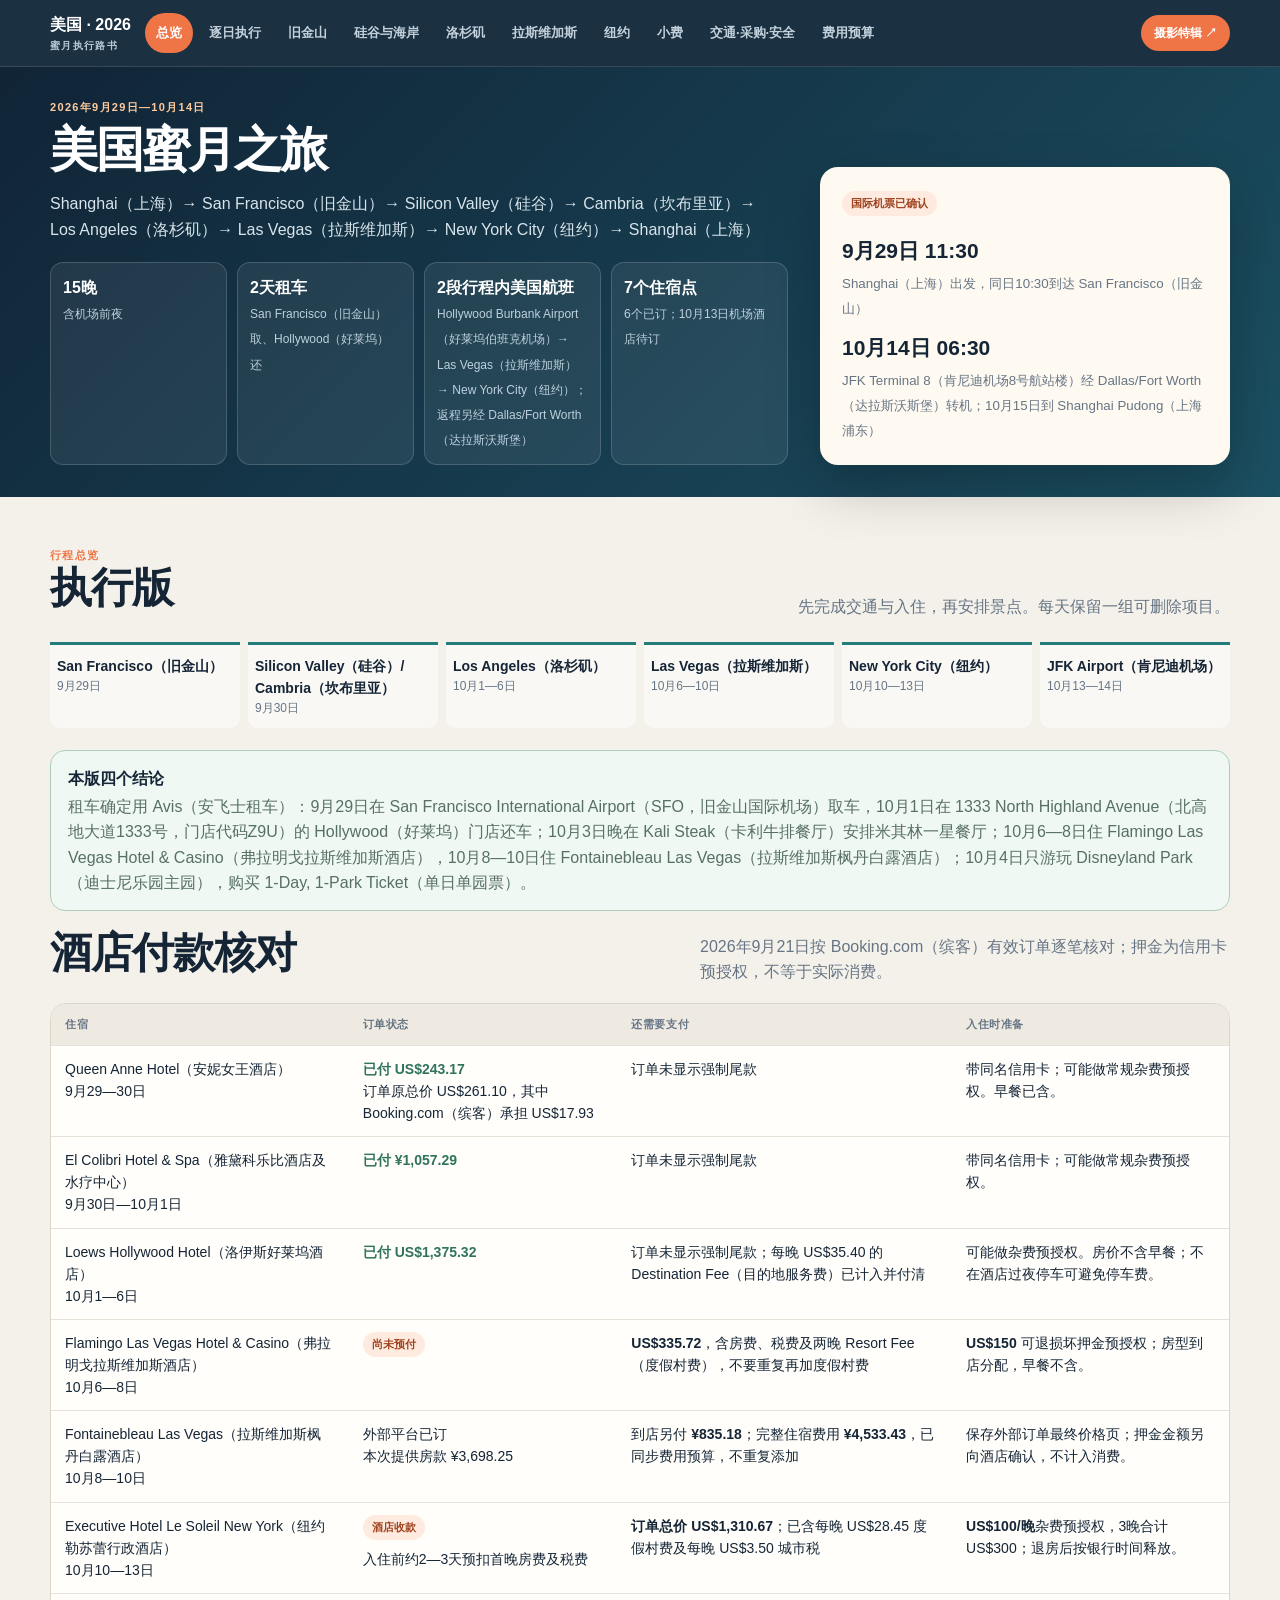
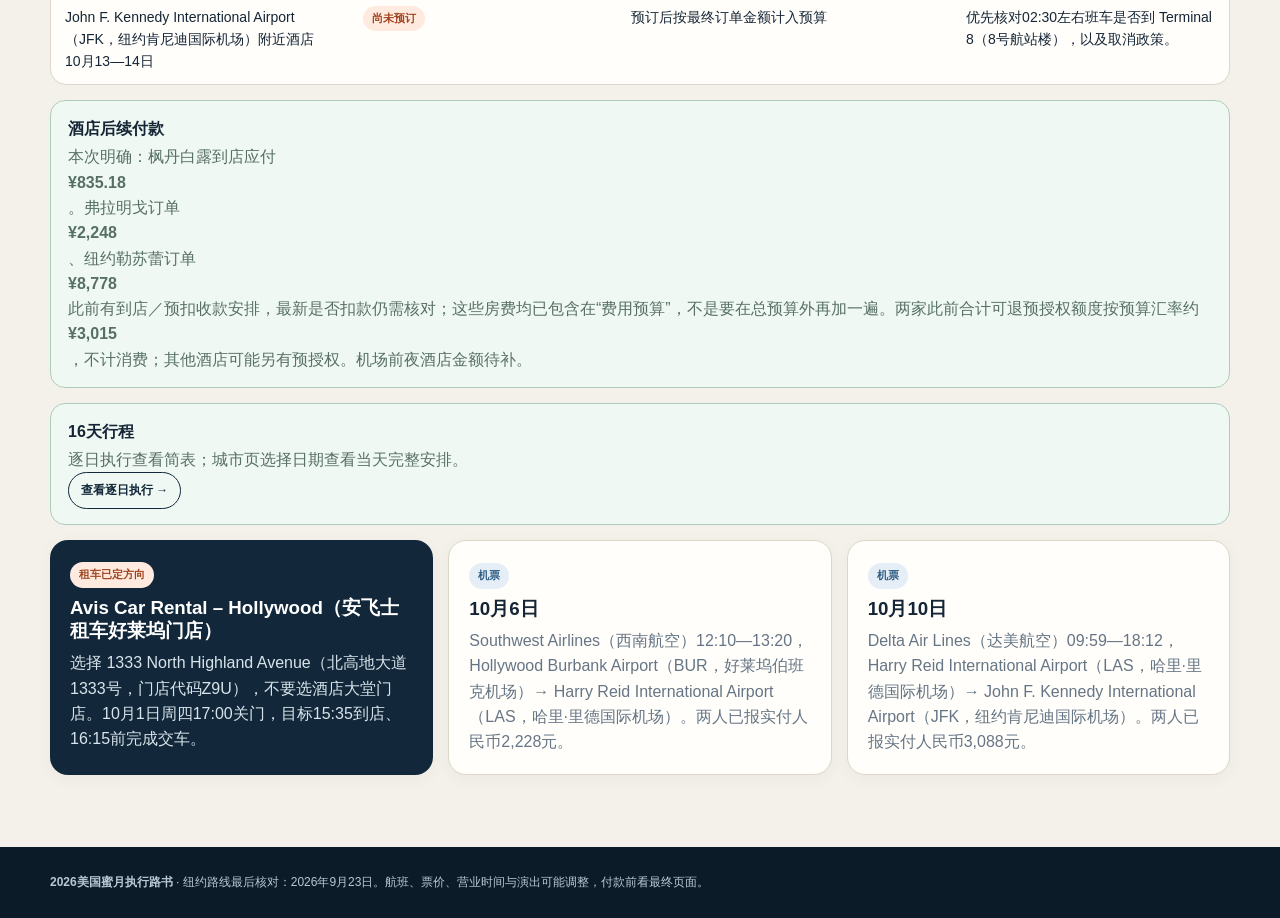
<file: index.html>
<!doctype html>
<html lang="zh-CN">
<head>
  <meta charset="utf-8">
  <meta name="viewport" content="width=device-width,initial-scale=1">
  <meta name="description" content="2026年9月29日至10月14日美国蜜月执行路书">
  <meta name="theme-color" content="#12283a">
  <title>2026 美国蜜月之旅</title>
  <link rel="stylesheet" href="dining-plan.css">
  <link rel="stylesheet" href="sf-day1-route.css?v=20260927-readable">
  <link rel="stylesheet" href="sf-day2-route.css?v=20260927-readable">
  <style>
    :root{
      --ink:#152536;--muted:#667585;--paper:#f4f1ea;--card:#fffefa;--line:#dcd5ca;
      --navy:#12283a;--sea:#247c7a;--orange:#ef7547;--blue:#3a6f9b;--green:#31745c;
      --warn:#9b4a27;--shadow:0 10px 30px rgba(20,37,54,.08);--radius:18px
    }
    *{box-sizing:border-box}
    html{scroll-behavior:smooth}
    body{margin:0;background:var(--paper);color:var(--ink);font-family:-apple-system,BlinkMacSystemFont,"Segoe UI","PingFang SC","Hiragino Sans GB","Microsoft YaHei",sans-serif;line-height:1.58}
    a{color:inherit}
    button{font:inherit}
    .shell{width:min(1180px,calc(100% - 34px));margin:auto}
    .topbar{position:sticky;top:0;z-index:30;background:rgba(18,40,58,.96);color:#fff;border-bottom:1px solid rgba(255,255,255,.12);backdrop-filter:blur(14px)}
    .topbar .shell{display:flex;align-items:center;gap:20px;min-height:66px}
    .brand{white-space:nowrap;font-weight:800}.brand small{display:block;color:#b9cad7;font-size:10px;letter-spacing:.13em}
    .tabs{display:flex;gap:5px;overflow:auto;padding:8px 0;scrollbar-width:none;flex:1;min-width:0}.tabs::-webkit-scrollbar{display:none}
    .tab{border:0;background:transparent;color:#c2d1dc;border-radius:999px;padding:9px 13px;cursor:pointer;white-space:nowrap;font-size:13px;font-weight:750}
    .tab.active{background:var(--orange);color:#fff}
    .photo-special-link{flex:0 0 auto;color:#fff;text-decoration:none;font-size:12px;font-weight:800;background:#ef7547;border-radius:999px;padding:9px 13px;white-space:nowrap}
    .hero{background:linear-gradient(135deg,#102436,#1b5062);color:#fff;padding:54px 0 40px}
    .hero-grid{display:grid;grid-template-columns:1.35fr .75fr;gap:32px;align-items:end}
    .eyebrow{font-size:11px;font-weight:800;letter-spacing:.12em;text-transform:uppercase;color:#ffca9d}
    h1,h2,h3,p{margin-top:0}h1{font-size:clamp(40px,6vw,70px);line-height:1.02;letter-spacing:-.04em;margin:10px 0 16px}h2{font-size:clamp(27px,4vw,42px);line-height:1.13;letter-spacing:-.025em;margin-bottom:8px}h3{line-height:1.25;margin-bottom:8px}
    .hero p{color:#d8e4eb;max-width:720px;margin-bottom:0}
    .ticket{background:#fffaf1;color:var(--ink);border-radius:18px;padding:22px;box-shadow:0 22px 55px rgba(0,0,0,.23)}
    .ticket strong{display:block;font-size:21px;margin:10px 0 3px}.ticket small{color:var(--muted)}
    .stats{display:grid;grid-template-columns:repeat(4,1fr);gap:10px;margin-top:28px}.stat{border:1px solid rgba(255,255,255,.16);border-radius:13px;padding:12px;background:rgba(255,255,255,.07)}.stat b{display:block}.stat span{font-size:12px;color:#bdd0dc}
    main{padding:32px 0 72px}.panel{display:none}.panel.active{display:block;animation:in .22s ease}@keyframes in{from{opacity:.55;transform:translateY(5px)}}
    .section-head{display:flex;justify-content:space-between;align-items:end;gap:26px;margin:18px 0}.section-head p{max-width:530px;margin:0;color:var(--muted)}
    .grid{display:grid;grid-template-columns:repeat(12,1fr);gap:15px}.span-4{grid-column:span 4}.span-5{grid-column:span 5}.span-6{grid-column:span 6}.span-7{grid-column:span 7}.span-8{grid-column:span 8}.span-12{grid-column:1/-1}
    .card{background:var(--card);border:1px solid var(--line);border-radius:var(--radius);padding:20px;box-shadow:0 4px 18px rgba(20,37,54,.04)}.card p{color:var(--muted);margin-bottom:10px}.card p:last-child{margin-bottom:0}
    .dark{background:var(--navy);color:#fff;border:0}.dark p{color:#d8e4eb}.dark a{color:#fff}.accent{border-left:4px solid var(--orange)}
    .badge{display:inline-flex;border-radius:999px;padding:4px 9px;font-size:11px;font-weight:800;background:#e9f3f1;color:#1e6864;margin-bottom:8px}.badge.orange{background:#ffeadf;color:#9f431e}.badge.blue{background:#e5eef6;color:#315f84}.badge.darkbadge{background:#1b3449;color:#fff}
    .notice{border:1px solid #adcdbc;background:#eff8f3;border-radius:15px;padding:15px 17px;margin:15px 0}.notice.warn{border-color:#e1b095;background:#fff5ed}.notice b{display:block}.notice p{margin:3px 0 0;color:#587064}
    .table-wrap{overflow:auto;border:1px solid var(--line);border-radius:16px;background:var(--card)}table{width:100%;border-collapse:collapse;min-width:820px}th,td{padding:12px 14px;text-align:left;vertical-align:top;border-bottom:1px solid #e8e1d7}th{background:#eee9e1;color:var(--muted);font-size:11px;letter-spacing:.05em}td{font-size:14px}tr:last-child td{border-bottom:0}.ok{color:var(--green);font-weight:800}.pending{color:var(--warn);font-weight:800}
    .timeline{display:grid;gap:9px}.time-row{display:grid;grid-template-columns:92px 1fr;gap:12px}.time{font-weight:850;color:var(--orange);font-size:14px}.time-card{background:#fff;border:1px solid var(--line);border-radius:14px;padding:13px 15px}.time-card strong{display:block}.time-card p{margin:4px 0 0;color:var(--muted);font-size:13px}
    .actions{display:flex;flex-wrap:wrap;gap:8px;margin-top:12px}.btn{display:inline-flex;align-items:center;justify-content:center;border-radius:999px;padding:8px 12px;background:var(--navy);border:1px solid var(--navy);color:#fff;text-decoration:none;font-size:12px;font-weight:800}.btn.light{background:transparent;color:var(--navy)}.btn.xhs{background:#ee3f5a;border-color:#ee3f5a}.btn.orange{background:var(--orange);border-color:var(--orange)}
    .route-strip{display:grid;grid-template-columns:repeat(6,1fr);gap:8px;margin:22px 0}.route-stop{border-top:3px solid var(--sea);padding:10px 7px;background:rgba(255,255,255,.55);border-radius:0 0 10px 10px;font-size:12px;color:var(--muted)}.route-stop b{display:block;color:var(--ink);font-size:14px}
    .map{overflow:hidden;border-radius:18px;border:1px solid var(--line);background:#dae6e3}.map iframe{width:100%;height:340px;border:0;display:block}.map-note{padding:12px 14px;background:#fff;font-size:12px;color:var(--muted)}
    .shot-grid{display:grid;grid-template-columns:repeat(3,1fr);gap:13px}.shot{margin:0;background:#fff;border:1px solid var(--line);border-radius:16px;overflow:hidden}.shot img{width:100%;height:310px;object-fit:cover;display:block}.shot figcaption{padding:12px 13px;font-size:12px;color:var(--muted)}.shot figcaption b{display:block;color:var(--ink);font-size:14px;margin-bottom:3px}.shot .source{display:inline-block;margin-top:6px;color:#315f84;text-underline-offset:2px}
    .compare{display:grid;grid-template-columns:1fr 1fr;gap:12px}.compare>div{border:1px solid var(--line);border-radius:15px;padding:15px;background:#fff}.compare .recommended{border:2px solid var(--orange);background:#fff8f3}.compare ul,.card ul{padding-left:20px;margin:9px 0}.compare li,.card li{margin:5px 0}
    .checklist{list-style:none;padding:0!important;margin:0;display:grid;gap:7px}.checklist li{position:relative;padding-left:25px}.checklist li:before{content:"✓";position:absolute;left:0;top:1px;width:18px;height:18px;border-radius:50%;display:grid;place-items:center;background:#dcefe7;color:var(--green);font-size:11px;font-weight:900}
    .source-list{columns:2;font-size:12px;color:var(--muted)}.source-list a{display:block;margin:7px 0;color:#315f84}
    .daybook{display:grid;gap:18px}.day{background:var(--card);border:1px solid var(--line);border-radius:20px;overflow:hidden;box-shadow:var(--shadow)}
    .day-head{display:flex;justify-content:space-between;gap:18px;align-items:center;padding:18px 20px;background:#12283a;color:#fff}.day-head h3{margin:0;font-size:22px}.day-head p{margin:3px 0 0;color:#c8d7e1;font-size:13px}.day-head .day-no{font-size:12px;font-weight:850;color:#ffca9d;white-space:nowrap}
    .day-body{padding:18px 20px}.detail-grid{display:grid;grid-template-columns:1.45fr .75fr;gap:15px}.ops{border:1px solid var(--line);border-radius:15px;background:#fff;padding:14px}.ops h4{margin:0 0 8px}.ops p{margin:5px 0;color:var(--muted);font-size:13px}.ops b{color:var(--ink)}
    .photo-duo{display:grid;grid-template-columns:1fr 1fr;gap:10px;margin-top:14px}.photo-mini{margin:0;border:1px solid var(--line);border-radius:14px;overflow:hidden;background:#fff}.photo-mini img{width:100%;height:240px;object-fit:cover;display:block}.photo-mini figcaption{padding:10px 11px;color:var(--muted);font-size:12px}.photo-mini b{color:var(--ink)}
    .micro{font-size:11px;color:var(--muted)}.fee{color:var(--warn);font-weight:800}.safety{border-left:3px solid var(--warn);padding-left:10px}.route-note{border-left:3px solid var(--sea);padding-left:10px}.tip{display:inline-block;margin-top:7px;padding:4px 8px;border-radius:8px;background:#fff1d6;color:#7c5012;font-size:11px;font-weight:800}
    footer{background:#0c1b28;color:#b8c8d4;padding:26px 0;font-size:12px}
    @media(max-width:860px){.hero-grid{grid-template-columns:1fr}.stats{grid-template-columns:1fr 1fr}.span-4,.span-5,.span-6,.span-7,.span-8{grid-column:1/-1}.shot-grid{grid-template-columns:1fr 1fr}.route-strip{grid-template-columns:1fr 1fr 1fr}.brand{display:none}.section-head{align-items:start;flex-direction:column}.source-list{columns:1}.detail-grid{grid-template-columns:1fr}}
    @media(max-width:560px){.shell{width:min(100% - 22px,1180px)}.hero{padding-top:36px}.stats,.shot-grid,.compare,.route-strip,.photo-duo{grid-template-columns:1fr}.time-row{grid-template-columns:1fr;gap:3px}.shot img,.photo-mini img{height:300px}h1{font-size:41px}.card{padding:17px}.day-head{align-items:flex-start;flex-direction:column}}
    body:has(#budget.active) .hero{display:none}
    #budget{font-variant-numeric:tabular-nums}#budget .section-head{margin:28px 0 14px}#budget .section-head h3{font-size:23px;margin:0}#budget .section-head p{font-size:14px}
    .budget-heading{display:flex;justify-content:space-between;align-items:center;gap:14px;margin:5px 0 22px}.budget-heading h2{margin:0}.budget-heading>span{font-size:14px;color:var(--muted)}
    .budget-overview{border-radius:18px;overflow:hidden;background:var(--navy);color:#fff}.budget-main-total{padding:25px 28px;display:grid;gap:7px}.budget-main-total>span{font-size:15px;color:#d1dde6}.budget-main-total strong{font-size:clamp(29px,4vw,44px);font-weight:750;letter-spacing:-.025em;line-height:1.2}.budget-main-total small{font-size:14px;color:#cad7e1}
    .budget-total-parts{display:grid;grid-template-columns:repeat(3,minmax(0,1fr));background:#20394c}.budget-total-parts>div{padding:17px 22px;display:grid;gap:4px;border-right:1px solid #385062}.budget-total-parts>div:last-child{border:0}.budget-total-parts span{font-size:14px;color:#d1dde6}.budget-total-parts strong{font-size:20px;font-weight:650}.budget-total-parts small{font-size:12px;color:#bdd0dc}
    .budget-summary-table{min-width:650px}.budget-summary-table td{text-align:right;white-space:nowrap;font-size:15px}.budget-summary-table th:not(:first-child){text-align:right}.budget-summary-table th{font-size:14px;background:#eef1f3;color:var(--muted);letter-spacing:0}.budget-summary-table tbody th{background:transparent;text-align:left;font-weight:600}.budget-summary-table tbody tr:hover{background:#f0f6f6}.budget-summary-table tfoot th,.budget-summary-table tfoot td{background:#e5ecee;font-weight:750;color:var(--ink)}
    .budget-category-link{border:0;background:none;text-align:left;font:inherit;color:var(--ink);cursor:pointer;padding:2px 0;font-size:16px}.budget-category-link span{display:block;color:var(--sea);font-size:12px;margin-top:3px}.future-money{color:var(--sea)}.budget-footnote{font-size:13px;color:var(--muted);margin:12px 0 24px}
    .budget-detail-groups{display:grid;gap:12px}.budget-group{background:#fff;border:1px solid var(--line);border-radius:15px;overflow:hidden;scroll-margin-top:85px}.budget-group summary{padding:18px 20px;display:flex;align-items:center;justify-content:space-between;gap:15px;cursor:pointer;list-style:none}.budget-group summary::-webkit-details-marker{display:none}.budget-group summary::after{content:'＋';font-size:23px;color:var(--sea)}.budget-group[open] summary::after{content:'−'}.budget-group[open] summary{border-bottom:1px solid var(--line);background:#f5f8f9}.budget-group-title{display:flex;gap:13px;align-items:center;flex:1}.budget-group-title i{font-style:normal;font-size:14px;color:var(--sea);border:1px solid #c3d5d8;border-radius:8px;padding:6px 9px}.budget-group-title b{font-size:18px}.budget-group-title small{display:block;font-size:13px;color:var(--muted);margin-top:3px}.budget-group-numbers{display:grid;text-align:right;gap:3px;font-size:13px;color:var(--muted)}.budget-group-numbers b{color:var(--ink);font-weight:600;margin-left:8px}
    .budget-group-body{display:grid;grid-template-columns:1fr 1fr}.budget-group-body>section{padding:18px 22px;min-width:0}.budget-group-body>section+section{border-left:1px solid var(--line);background:#fcfdfc}.budget-group-body h4{display:flex;justify-content:space-between;flex-wrap:wrap;gap:6px;margin:0 0 8px;font-size:14px;color:var(--sea)}.budget-group-body h4 span{color:var(--ink)}.budget-item{display:flex;justify-content:space-between;gap:15px;padding:12px 0;border-bottom:1px solid #e9edef}.budget-item:last-child{border:0}.budget-item span{font-size:15px}.budget-item small{display:block;font-size:12px;color:var(--muted);margin-top:4px}.budget-item>b{font-size:14px;white-space:nowrap;align-self:flex-start}.budget-empty{font-size:14px;color:var(--muted);margin:22px 0}
    .budget-options{display:grid;grid-template-columns:repeat(2,minmax(0,1fr));gap:12px}.budget-option{display:flex;gap:12px;padding:16px;border:1px solid var(--line);border-radius:12px;background:#fff;cursor:pointer}.budget-option:has(input:checked){background:#f0f7f5;border-color:#9fbcaf}.budget-option input{width:20px;height:20px;accent-color:var(--sea);flex-shrink:0;margin:3px 0}.budget-option strong,.budget-option small{display:block}.budget-option strong{font-size:15px}.budget-option small{font-size:13px;color:var(--muted);margin-top:5px}.budget-footer-notes{margin-top:22px;padding:14px 0;border-top:1px solid var(--line);font-size:13px;color:var(--muted)}.budget-footer-notes p{margin:4px 0}
    @media(max-width:820px){.budget-group-body{grid-template-columns:1fr}.budget-group-body>section+section{border-left:0;border-top:1px solid var(--line)}.budget-total-parts strong{font-size:17px}.budget-total-parts>div{padding:15px}.budget-heading{align-items:flex-start;flex-direction:column}}
    @media(max-width:560px){.budget-total-parts{grid-template-columns:1fr}.budget-total-parts>div{border-right:0;border-top:1px solid #385062;grid-template-columns:1fr auto}.budget-total-parts small{grid-column:1/-1}.budget-main-total{padding:22px 18px}.budget-main-total strong{font-size:29px}.budget-options{grid-template-columns:1fr}.budget-group summary{padding:15px;flex-wrap:wrap}.budget-group-title{flex-basis:80%}.budget-group-numbers{order:3;text-align:left;flex-basis:100%;grid-template-columns:1fr 1fr;font-size:12px}.budget-group-numbers b{display:block;margin-left:0}.budget-group-body>section{padding:16px}.budget-item{gap:10px}.budget-item span{font-size:14px}}
    @media print{.topbar,.actions{display:none!important}.panel{display:block!important;break-before:page}.hero{padding:25px 0}.card{box-shadow:none}.map iframe{height:180px}}
  </style>
  <link rel="stylesheet" href="roadbook-layout.css?v=20260922-dates-pay">
  <link rel="stylesheet" href="daily-routes.css?v=20260927-annotated">
  <link rel="stylesheet" href="photo-guide-entry.css?v=20260927-unified">
  <link rel="stylesheet" href="restaurant-options.css?v=20260922-dining">
  <link rel="stylesheet" href="dining-reservations.css?v=20260923">
</head>
<body>
  <nav class="topbar" aria-label="城市导航">
    <div class="shell">
      <div class="brand">美国 · 2026<small>蜜月执行路书</small></div>
      <div class="tabs" role="tablist">
        <button class="tab active" data-tab="overview">总览</button>
        <button class="tab" data-tab="daily">逐日执行</button>
        <button class="tab" data-tab="sf">旧金山</button>
        <button class="tab" data-tab="road">硅谷与海岸</button>
        <button class="tab" data-tab="la">洛杉矶</button>
        <button class="tab" data-tab="vegas">拉斯维加斯</button>
        <button class="tab" data-tab="nyc">纽约</button>
        <button class="tab" data-tab="tips">小费</button>
        <button class="tab" data-tab="book">交通·采购·安全</button>
        <button class="tab" data-tab="budget">费用预算</button>
      </div>
      <a class="photo-special-link" href="photo-special/">摄影特辑 ↗</a>
    </div>
  </nav>

  <header class="hero">
    <div class="shell hero-grid">
      <div>
        <div class="eyebrow">2026年9月29日—10月14日</div>
        <h1>美国蜜月之旅</h1>
        <p>Shanghai（上海）→ San Francisco（旧金山）→ Silicon Valley（硅谷）→ Cambria（坎布里亚）→ Los Angeles（洛杉矶）→ Las Vegas（拉斯维加斯）→ New York City（纽约）→ Shanghai（上海）</p>
        <div class="stats">
          <div class="stat"><b>15晚</b><span>含机场前夜</span></div>
          <div class="stat"><b>2天租车</b><span>San Francisco（旧金山）取、Hollywood（好莱坞）还</span></div>
          <div class="stat"><b>2段行程内美国航班</b><span>Hollywood Burbank Airport（好莱坞伯班克机场）→ Las Vegas（拉斯维加斯）→ New York City（纽约）；返程另经 Dallas/Fort Worth（达拉斯沃斯堡）</span></div>
          <div class="stat"><b>7个住宿点</b><span>6个已订；10月13日机场酒店待订</span></div>
        </div>
      </div>
      <aside class="ticket">
        <span class="badge orange">国际机票已确认</span>
        <strong>9月29日 11:30</strong>
        <small>Shanghai（上海）出发，同日10:30到达 San Francisco（旧金山）</small>
        <strong>10月14日 06:30</strong>
        <small>JFK Terminal 8（肯尼迪机场8号航站楼）经 Dallas/Fort Worth（达拉斯沃斯堡）转机；10月15日到 Shanghai Pudong（上海浦东）</small>
      </aside>
    </div>
  </header>

  <main class="shell">
    <section class="panel active" id="overview" role="tabpanel">
      <div class="section-head">
        <div><div class="eyebrow" style="color:var(--orange)">行程总览</div><h2>执行版</h2></div>
        <p>先完成交通与入住，再安排景点。每天保留一组可删除项目。</p>
      </div>

      <div class="route-strip">
        <div class="route-stop"><b>San Francisco（旧金山）</b>9月29日</div>
        <div class="route-stop"><b>Silicon Valley（硅谷）/ Cambria（坎布里亚）</b>9月30日</div>
        <div class="route-stop"><b>Los Angeles（洛杉矶）</b>10月1—6日</div>
        <div class="route-stop"><b>Las Vegas（拉斯维加斯）</b>10月6—10日</div>
        <div class="route-stop"><b>New York City（纽约）</b>10月10—13日</div>
        <div class="route-stop"><b>JFK Airport（肯尼迪机场）</b>10月13—14日</div>
      </div>

      <div class="notice"><b>本版四个结论</b><p>租车确定用 Avis（安飞士租车）：9月29日在 San Francisco International Airport（SFO，旧金山国际机场）取车，10月1日在 1333 North Highland Avenue（北高地大道1333号，门店代码Z9U）的 Hollywood（好莱坞）门店还车；10月3日晚在 Kali Steak（卡利牛排餐厅）安排米其林一星餐厅；10月6—8日住 Flamingo Las Vegas Hotel &amp; Casino（弗拉明戈拉斯维加斯酒店），10月8—10日住 Fontainebleau Las Vegas（拉斯维加斯枫丹白露酒店）；10月4日只游玩 Disneyland Park（迪士尼乐园主园），购买 1-Day, 1-Park Ticket（单日单园票）。</p></div>

      <div class="section-head"><div><h2>酒店付款核对</h2></div><p>2026年9月21日按 Booking.com（缤客）有效订单逐笔核对；押金为信用卡预授权，不等于实际消费。</p></div>
      <div class="table-wrap">
        <table>
          <thead><tr><th>住宿</th><th>订单状态</th><th>还需要支付</th><th>入住时准备</th></tr></thead>
          <tbody>
            <tr><td>Queen Anne Hotel（安妮女王酒店）<br>9月29—30日</td><td><span class="ok">已付 US$243.17</span><br>订单原总价 US$261.10，其中 Booking.com（缤客）承担 US$17.93</td><td>订单未显示强制尾款</td><td>带同名信用卡；可能做常规杂费预授权。早餐已含。</td></tr>
            <tr><td>El Colibri Hotel &amp; Spa（雅黛科乐比酒店及水疗中心）<br>9月30日—10月1日</td><td><span class="ok">已付 ¥1,057.29</span></td><td>订单未显示强制尾款</td><td>带同名信用卡；可能做常规杂费预授权。</td></tr>
            <tr><td>Loews Hollywood Hotel（洛伊斯好莱坞酒店）<br>10月1—6日</td><td><span class="ok">已付 US$1,375.32</span></td><td>订单未显示强制尾款；每晚 US$35.40 的 Destination Fee（目的地服务费）已计入并付清</td><td>可能做杂费预授权。房价不含早餐；不在酒店过夜停车可避免停车费。</td></tr>
            <tr><td>Flamingo Las Vegas Hotel &amp; Casino（弗拉明戈拉斯维加斯酒店）<br>10月6—8日</td><td><span class="badge orange">尚未预付</span></td><td><b>US$335.72</b>，含房费、税费及两晚 Resort Fee（度假村费），不要重复再加度假村费</td><td><b>US$150</b> 可退损坏押金预授权；房型到店分配，早餐不含。</td></tr>
            <tr><td>Fontainebleau Las Vegas（拉斯维加斯枫丹白露酒店）<br>10月8—10日</td><td>外部平台已订<br>本次提供房款 ¥3,698.25</td><td>到店另付 <b>¥835.18</b>；完整住宿费用 <b>¥4,533.43</b>，已同步费用预算，不重复添加</td><td>保存外部订单最终价格页；押金金额另向酒店确认，不计入消费。</td></tr>
            <tr><td>Executive Hotel Le Soleil New York（纽约勒苏蕾行政酒店）<br>10月10—13日</td><td><span class="badge orange">酒店收款</span><br>入住前约2—3天预扣首晚房费及税费</td><td><b>订单总价 US$1,310.67</b>；已含每晚 US$28.45 度假村费及每晚 US$3.50 城市税</td><td><b>US$100/晚</b>杂费预授权，3晚合计 US$300；退房后按银行时间释放。</td></tr>
            <tr><td>John F. Kennedy International Airport（JFK，纽约肯尼迪国际机场）附近酒店<br>10月13—14日</td><td><span class="badge orange">尚未预订</span></td><td>预订后按最终订单金额计入预算</td><td>优先核对02:30左右班车是否到 Terminal 8（8号航站楼），以及取消政策。</td></tr>
          </tbody>
        </table>
      </div>
      <div class="notice"><b>酒店后续付款</b><p>本次明确：枫丹白露到店应付 <b>¥835.18</b>。弗拉明戈订单 <b>¥2,248</b>、纽约勒苏蕾订单 <b>¥8,778</b> 此前有到店／预扣收款安排，最新是否扣款仍需核对；这些房费均已包含在“费用预算”，不是要在总预算外再加一遍。两家此前合计可退预授权额度按预算汇率约 <b>¥3,015</b>，不计消费；其他酒店可能另有预授权。机场前夜酒店金额待补。</p></div>

      <div class="table-wrap">
        <table>
          <thead><tr><th>日期</th><th>住宿</th><th>主安排</th><th>交通</th><th>可删除项</th></tr></thead>
          <tbody>
            <tr><td><b>9月29日</b></td><td><span class="ok">Queen Anne Hotel（安妮女王酒店）已订</span></td><td>Ferry Building（旧金山渡轮大楼）、California Street Cable Car（加州街缆车）、Golden Gate Bridge（金门大桥）</td><td>San Francisco International Airport（SFO，旧金山国际机场）取车</td><td>按入境与取车进度删减室内逛店、缆车</td></tr>
            <tr><td><b>9月30日</b></td><td><span class="ok">El Colibri Hotel &amp; Spa（雅黛科乐比酒店及水疗中心）已订 ¥1,057</span></td><td>Stanford University（斯坦福大学）、Apple Park Visitor Center（苹果园区游客中心）、Moonstone Beach Boardwalk（月光石海滩木栈道）</td><td>US-101（美国101号公路）</td><td>Apple Park Visitor Center Roof Terrace（苹果园区游客中心屋顶露台）</td></tr>
            <tr><td><b>10月1日</b></td><td><span class="ok">Loews Hollywood Hotel（洛伊斯好莱坞酒店）已订</span></td><td>Boathouse at Hendry's Beach（亨德里海滩船屋餐厅）早午餐、Avis Car Rental – Hollywood（安飞士租车好莱坞门店）还车</td><td>US-101（美国101号公路）+ 网约车</td><td>Hendry's Beach（亨德里海滩）短停</td></tr>
            <tr><td><b>10月2日</b></td><td>Loews Hollywood Hotel（洛伊斯好莱坞酒店）</td><td>Universal Studios Hollywood（好莱坞环球影城）</td><td>Metro B Line（洛杉矶地铁B线）</td><td>Universal CityWalk Hollywood（好莱坞环球城市大道）晚餐</td></tr>
            <tr><td><b>10月3日</b></td><td>Loews Hollywood Hotel（洛伊斯好莱坞酒店）</td><td>Hollywood Walk of Fame（好莱坞星光大道）、TCL Chinese Theatre（TCL中国剧院）、The Original Farmers Market（始祖农夫市集，可选）、Academy Museum of Motion Pictures（美国电影艺术与科学学院博物馆）、Lake Hollywood Park（好莱坞湖公园）、Griffith Observatory（格里菲斯天文台）、Kali Steak（卡利牛排餐厅）</td><td>步行＋网约车</td><td>Academy Museum of Motion Pictures（美国电影艺术与科学学院博物馆）</td></tr>
            <tr><td><b>10月4日</b></td><td>Loews Hollywood Hotel（洛伊斯好莱坞酒店）</td><td>Disneyland Park（迪士尼乐园主园）单园</td><td>往返网约车</td><td>Sleeping Beauty Castle（睡美人城堡）</td></tr>
            <tr><td><b>10月5日</b></td><td>Loews Hollywood Hotel（洛伊斯好莱坞酒店）</td><td>Fairfax Avenue（费尔法克斯大道）、Rodeo Drive（罗迪欧大道）、Santa Monica Pier（圣塔莫尼卡码头）</td><td>网约车</td><td>Rodeo Drive（罗迪欧大道）</td></tr>
            <tr><td><b>10月6日</b></td><td><span class="ok">Flamingo Las Vegas Hotel &amp; Casino（弗拉明戈拉斯维加斯酒店）已订</span></td><td>12:10飞 Las Vegas（拉斯维加斯）、Flamingo Wildlife Habitat（弗拉明戈野生动物栖息地）、LINQ Promenade（林克步行街）晚餐、直升机夜景（班次待订）</td><td>Southwest Airlines（西南航空）直飞 + 网约车 + 步行</td><td>酒店附近短逛，全天淡妆</td></tr>
            <tr><td><b>10月7日</b></td><td>Flamingo Las Vegas Hotel &amp; Casino（弗拉明戈拉斯维加斯酒店）</td><td>Lower Antelope Canyon（下羚羊谷）、Horseshoe Bend（马蹄湾）一日团</td><td>07:00小团</td><td>无</td></tr>
            <tr><td><b>10月8日</b></td><td><span class="ok">Fontainebleau Las Vegas（拉斯维加斯枫丹白露酒店）已订</span></td><td>11:00 Sphere（巨型球）、威尼斯人、换酒店、18:30《O》</td><td>网约车 + 步行</td><td>威尼斯人购物、百乐宫花园</td></tr>
            <tr><td><b>10月9日</b></td><td>Fontainebleau Las Vegas（拉斯维加斯枫丹白露酒店）</td><td>艺术区、北奥特莱斯、酒店休息</td><td>网约车</td><td>射击替换艺术区；时尚秀商场替换奥特莱斯</td></tr>
            <tr><td><b>10月10日</b></td><td><span class="ok">Executive Hotel Le Soleil New York（纽约勒苏蕾行政酒店）已订 ¥8,778</span></td><td>09:59飞 New York City（纽约），18:12到达</td><td>Delta Air Lines（达美航空）直飞</td><td>当晚不排景点</td></tr>
            <tr><td><b>10月11日</b></td><td>Executive Hotel Le Soleil New York（纽约勒苏蕾行政酒店）</td><td>Central Park（中央公园）、The Met（大都会艺术博物馆）、12:45 Casa Mono（卡萨莫诺）已订、Greenwich Village（格林威治村）、《阿拉丁》候选</td><td>地铁 + 步行 + 网约车</td><td>SoHo（苏豪区）短逛</td></tr>
            <tr><td><b>10月12日</b></td><td>Executive Hotel Le Soleil New York（纽约勒苏蕾行政酒店）</td><td>The Oculus（世贸中心交通枢纽）、Wall Street（华尔街）、Statue of Liberty（自由女神像）远观、DUMBO（丹波区）、Brooklyn Bridge（布鲁克林大桥）、NBA季前赛</td><td>地铁 + 两段渡轮 + 步行</td><td>桥上步行按体力删减</td></tr>
            <tr><td><b>10月13日</b></td><td><span class="badge orange">JFK（肯尼迪机场）附近酒店待订</span></td><td>Fifth Avenue（第五大道）LV行李箱、10:30 Top of the Rock（洛克菲勒观景台）建议票、The High Line（高线公园）、Chelsea Market（切尔西市场），17:00去机场酒店</td><td>步行 + 地铁 + 出租车</td><td>观景台尚未购票；机场酒店和凌晨接驳待定</td></tr>
            <tr><td><b>10月14日</b></td><td>返程</td><td>03:15—03:30到 JFK Terminal 8（肯尼迪机场8号航站楼）；06:30 AA475（美国航空）→09:37 DFW（达拉斯沃斯堡）；10:40 AA127（美国航空）→10月15日15:20 PVG T2（浦东机场2号航站楼）</td><td>酒店接驳 / 预约车 + Skylink（机场捷运）转机</td><td>达拉斯中转仅1小时3分；机场酒店待订</td></tr>
          </tbody>
        </table>
      </div>

      <div class="grid" style="margin-top:15px">
        <article class="card span-4 dark"><span class="badge orange">租车已定方向</span><h3>Avis Car Rental – Hollywood（安飞士租车好莱坞门店）</h3><p>选择 1333 North Highland Avenue（北高地大道1333号，门店代码Z9U），不要选酒店大堂门店。10月1日周四17:00关门，目标15:35到店、16:15前完成交车。</p></article>
        <article class="card span-4"><span class="badge blue">机票</span><h3>10月6日</h3><p>Southwest Airlines（西南航空）12:10—13:20，Hollywood Burbank Airport（BUR，好莱坞伯班克机场）→ Harry Reid International Airport（LAS，哈里·里德国际机场）。两人已报实付人民币2,228元。</p></article>
        <article class="card span-4"><span class="badge blue">机票</span><h3>10月10日</h3><p>Delta Air Lines（达美航空）09:59—18:12，Harry Reid International Airport（LAS，哈里·里德国际机场）→ John F. Kennedy International Airport（JFK，纽约肯尼迪国际机场）。两人已报实付人民币3,088元。</p></article>
      </div>
    </section>

    <section class="panel" id="budget" role="tabpanel" aria-label="费用预算">
      <div class="budget-heading"><h2>费用预算</h2><span>两人 · 人民币 · 2026.09.22</span></div>
      <div class="budget-overview" aria-live="polite">
        <div class="budget-main-total"><span>预计总额</span><strong id="budget-total">—</strong><small id="budget-person"></small></div>
        <div class="budget-total-parts"><div><span>已确定</span><strong id="budget-confirmed">—</strong><small>含已订未付</small></div><div><span>后续预算</span><strong id="budget-future">—</strong><small>不含可选项目</small></div><div><span>已选附加预算</span><strong id="budget-extras">—</strong><small>购物、备用金及可选体验</small></div></div>
      </div>
      <div class="section-head"><div><h3>分类汇总</h3></div><p>点击分类查看明细</p></div>
      <div class="table-wrap"><table class="budget-summary-table"><thead><tr><th>类别</th><th>已确定</th><th>后续预算</th><th>预计合计</th></tr></thead><tbody id="budget-category-summary"></tbody><tfoot><tr><th>主行程合计</th><td id="budget-base-confirmed"></td><td id="budget-base-future"></td><td id="budget-base-total"></td></tr></tfoot></table></div>
      <p class="budget-footnote">主行程小费单列，不重复计入餐饮、车费或团费。可选体验按含小费总额列示。</p>
      <div id="budget-detail-groups" class="budget-detail-groups"></div>
      <div class="section-head"><div><h3>可选项目</h3></div><p>勾选计入总额；刷新恢复默认。</p></div>
      <div class="budget-options" id="budget-options"></div>
      <div class="budget-footer-notes"><p><b>付款：</b>枫丹白露到店付835.18元已计入酒店费用；弗拉明戈、纽约酒店扣款状态待核对。押金不计消费。</p><p><b>待补：</b>机场前夜酒店、保险和行李费。提供实际金额后替换预算。</p></div>
    </section>

    <section class="panel" id="daily" role="tabpanel">
      <div class="section-head">
        <div><div class="eyebrow" style="color:var(--orange)">9月29日—10月14日</div><h2>逐日执行</h2></div>

      </div>

      <div class="daybook">
        <article class="day">
          <div class="day-head"><div><h3>9月29日 · San Francisco（旧金山）落地</h3><p>Ferry Building（旧金山渡轮大楼）→ California Street Cable Car（加州街缆车）→ Golden Gate Bridge（金门大桥）</p></div><div class="day-no">第1天</div></div>
          <div class="day-body">
            <div class="detail-grid">
              <div class="timeline">
                <div class="time-row"><div class="time">10:30—约13:25</div><div class="time-card"><strong>San Francisco International Airport（SFO，旧金山国际机场）→ Queen Anne Hotel（安妮女王酒店）</strong><p>入境、取行李，搭 AirTrain Blue Line（机场轻轨蓝线）到 Rental Car Center（租车中心）取车；拍车身、轮胎、玻璃与电量。开到 1590 Sutter Street（萨特街1590号）。出关和取车时间不确定，后续节点随实际到达顺延。</p></div></div>
                <div class="time-row"><div class="time">约13:25—14:00</div><div class="time-card"><strong>酒店寄存行李与停车</strong><p>Queen Anne Hotel（安妮女王酒店）正常15:00入住；提前只按寄存全部行李、确认停车安排，不假设能进房。落地日只做简单整理。随后网约车到 Ferry Building Marketplace（渡轮大楼市集，1 Ferry Building）钟楼正面下车。</p></div></div>
                <div class="time-row"><div class="time">14:20—15:05</div><div class="time-card"><strong>Ferry Building Marketplace（渡轮大楼市集）</strong><p>先在 Gott’s Roadside（戈茨汉堡店，店铺#6）柜台点餐；随后在同栋选逛 Dandelion Chocolate（蒲公英巧克力）或 Book Passage（书途书店，海湾侧），最后在钟楼正面拍照。周二 Ferry Plaza Farmers Market（轮渡广场农夫市集）14:00结束，不列入主线。若改吃 Hog Island Oyster Co.（霍格岛生蚝餐厅），预留60—75分钟，并删掉逛店或缆车。</p></div></div>
                <div class="time-row"><div class="time">15:05—15:45</div><div class="time-card"><strong>California Street Cable Car（加州街缆车）</strong><p>沿 Market Street（市场街）步行约5分钟到 California St &amp; Drumm St（加州街与德拉姆街交叉口）上车，坐到 California St &amp; Powell St（加州街与鲍威尔街交叉口）。单程每人9美元；人站人行道拍坡道，不站轨道。</p></div></div>
                <div class="time-row"><div class="time">15:45—16:40</div><div class="time-card"><strong>回酒店取车 → Crissy Field West Bluff Parking（克里西草坪西侧停车场）</strong><p>缆车下车后网约车回酒店取车，再导航 West Bluff 停车场。若15:20仍未离开渡轮大楼，直接删缆车；若16:30仍未从酒店开出，删 Warming Hut Park Store（暖屋公园商店），直接去桥区。</p></div></div>
                <div class="time-row"><div class="time">16:40—17:15</div><div class="time-card"><strong>Warming Hut Park Store（暖屋公园商店）→ 桥南游客停车场</strong><p>商店地址 983 Marine Drive（海滨大道983号），17:00关门；短看窗景、明信片即可。随后开车至 Golden Gate Bridge Welcome Center（金门大桥游客中心）南侧停车场，不把两个停车场当成同一个。</p></div></div>
                <div class="time-row"><div class="time">17:15—约19:00</div><div class="time-card"><strong>Golden Gate Bridge（金门大桥）→ 酒店</strong><p>先看18:00关门的 Welcome Center（游客中心），再步行到 Battery East Vista（东炮台观景台）拍桥。9月29日日落约18:55；主拍摄在18:40前完成。教材接力仅顺路碰运气，不下陡坡寻找。若17:30才到桥区，直接去户外机位。日落后回酒店停车，步行至 HINODEYA Ramen Japantown（日出屋拉面日本城店，1737 Buchanan St）晚餐。</p></div></div>
              </div>
              <aside class="ops"><h4>交通、停车与删减规则</h4><p><b>酒店：</b>Queen Anne Hotel（安妮女王酒店）已订。酒店收费停车公开价约30美元一晚；提前寄存和停车入口以酒店回复为准。车内不留行李。</p><p><b>West Bluff（西侧停车场）：</b>Warming Hut Park Store（暖屋公园商店）旁，NPS公开费率08:00—18:00每小时3美元、每日上限10美元，以现场为准。</p><p><b>桥南游客停车场：</b>Golden Gate Bridge Welcome Center（金门大桥游客中心）旁，桥方公开费率每小时5美元；与 West Bluff（西侧停车场）分开付费，车位有限。</p><p><b>保留顺序：</b>落地后先寄存行李；晚点时依次删室内逛店、缆车、Warming Hut（暖屋公园商店），保留桥边短停。雾大、风大或疲劳则提前回酒店；Chase Center（大通中心）不在当天路线。</p><p class="safety"><b>拍摄：</b>California St &amp; Powell St（加州街与鲍威尔街交叉口）人物站人行道，不在车道和轨道上停留；桥边不越过步道护栏。</p><div class="actions"><a class="btn" target="_blank" rel="noopener" href="https://www.google.com/maps/dir/?api=1&amp;origin=Ferry%20Building%20Marketplace%2C%201%20Ferry%20Building%2C%20San%20Francisco&amp;destination=California%20St%20%26%20Drumm%20St%2C%20San%20Francisco&amp;travelmode=walking">渡轮大楼→缆车</a><a class="btn light" target="_blank" rel="noopener" href="https://www.google.com/maps/dir/?api=1&amp;origin=Queen%20Anne%20Hotel%2C%201590%20Sutter%20St%2C%20San%20Francisco&amp;destination=Golden%20Gate%20Bridge%20Welcome%20Center%2C%20San%20Francisco&amp;travelmode=driving&amp;waypoints=Crissy%20Field%20Parking%2C%20Marine%20Dr%2C%20San%20Francisco">酒店→两个停车场</a><a class="btn light" target="_blank" rel="noopener" href="https://www.sfmta.com/routes/california-cable-car">缆车运营</a></div></aside>
            </div>
            <div class="photo-duo">
              <figure class="photo-mini"><img src="assets/sf-ferry-couple.jpg" alt="旧金山渡轮大楼人物景别参考"><figcaption><b>Ferry Building（旧金山渡轮大楼）</b>图中双人照只参考人与钟楼的比例。实际拍她单人站在中央广场，摄影者退到 Market Street（市场街）一侧，用2倍焦距压缩钟楼；拍一组看镜头、一组侧身看钟楼。<a class="source" target="_blank" rel="noopener" href="https://bilykart.com/ferry-building/">真实客片来源</a></figcaption></figure>
              <figure class="photo-mini"><img src="assets/sf-california-slope-person.jpg" alt="加州街与鲍威尔街交叉口真人拍照参考"><figcaption><b>California St &amp; Powell St（加州街与鲍威尔街交叉口）</b>Google Maps（谷歌地图）请直接搜索这个交叉口。摄影者站西南角人行道，用2—3倍焦距；人物在人行道或绿灯时正常过街。<a class="source" target="_blank" rel="noopener" href="https://www.xiaohongshu.com/explore/60d7dc63000000002103a05c">小红书原图</a></figcaption></figure>
              <figure class="photo-mini"><img src="assets/sf-golden-gate-fortpoint-person.jpg" alt="东炮台观景台金门大桥真人站位参考"><figcaption><b>Battery East Vista（东炮台观景台）</b>人物靠步道内侧，摄影者用2倍镜头把桥塔拉近；红色或浅色外套更清楚。<a class="source" target="_blank" rel="noopener" href="https://www.dealmoon.com/post/2479387">真人图源</a></figcaption></figure>
              <figure class="photo-mini"><img src="assets/sf-book-relay-person.jpg" alt="金门大桥中文教材接力实拍"><figcaption><b>教材接力</b>先拍人在木桩旁翻书，再拍签名页与桥同框。找到后放回防水袋，不新增物品，不走封闭或过陡坡面。<a class="source" target="_blank" rel="noopener" href="https://www.youtube.com/shorts/ZUbISCdFitE">真实记录来源</a></figcaption></figure>
            </div>
          </div>
        </article>

        <article class="day">
          <div class="day-head"><div><h3>9月30日 · Stanford University（斯坦福大学）、Apple Park Visitor Center（苹果园区游客中心）、Cambria（坎布里亚）</h3><p>US-101（美国101号公路）为主，不把这天做成 California State Route 1（加州1号公路）自驾游</p></div><div class="day-no">第2天</div></div>
          <div class="day-body"><div class="detail-grid">
            <div class="timeline">
              <div class="time-row"><div class="time">06:00—07:45</div><div class="time-card"><strong>Queen Anne Hotel（安妮女王酒店）早餐与退房</strong><p>如要完整化妆，06:00—07:00留出1小时；07:00—07:20吃酒店早餐，07:20—07:45退房装车。若前一晚疲劳，以睡眠优先、妆容简化。护照和电子设备随身，其余行李放封闭后备厢；停车后不当众开箱。</p></div></div>
              <div class="time-row"><div class="time">07:45—10:30</div><div class="time-card"><strong>San Francisco（旧金山）→ Stanford University（斯坦福大学）</strong><p>导航 Galvez Lot L-96（加尔韦斯L-96访客停车场，295 Galvez St），约09:00到后用 ParkMobile（停车缴费应用）付访客位。步行 Stanford Visitor Center（斯坦福游客中心）→ Memorial Court（纪念庭院拱廊）→ Main Quad（主方庭）→ Stanford Memorial Church（斯坦福纪念教堂）外观；Hoover Tower（胡佛塔）只远看，不加登塔。</p></div></div>
              <div class="time-row"><div class="time">10:50—12:40</div><div class="time-card"><strong>Gott’s Roadside Palo Alto（戈茨汉堡帕洛阿尔托店）→ Apple Park Visitor Center（苹果园区游客中心）</strong><p>在 855 El Camino Real（埃尔卡米诺雷亚尔路855号）用简餐，约11:25出发，11:55—12:40逛 Apple Park Visitor Center（苹果园区游客中心，10600 N Tantau Ave）模型、屋顶与官方商店。员工园区不对外；只买轻小纪念品。</p></div></div>
              <div class="time-row"><div class="time">12:40—约17:20</div><div class="time-card"><strong>US-101 South（美国101号公路南向）→ Paso Robles（帕索罗布尔斯）→ Cambria（坎布里亚）</strong><p>Google Maps（谷歌地图）当前参考：Apple（苹果游客中心）至 Target Paso Robles（帕索罗布尔斯塔吉特，2305 Theatre Dr）约2小时36分/167英里，再至酒店约32分钟/27英里；另加20—45分钟休息或补能及路况余量。若实际拿到 Tesla（特斯拉），改到 Tesla Supercharger Golden Hills Plaza（黄金山广场特斯拉超充，2421—2445 Golden Hill Rd）按车载导航补能；不能把20分钟购物停留当充电。非电动车可在 Target（塔吉特）补水、洗手间后继续。</p></div></div>
              <div class="time-row"><div class="time">约17:20—18:35</div><div class="time-card"><strong>El Colibri Hotel &amp; Spa（雅黛科乐比酒店及水疗中心）→ Moonstone Beach Boardwalk（月光石海滩木栈道）</strong><p>先入住放箱，从酒店附近的木栈道南端步行一段再原路返；9月30日日落约18:49，18:35前完成主要人像。酒店官网称有免费 Tesla（特斯拉）充电位，空位须到店确认。约19:00到 Moonstone Beach Bar &amp; Grill（月光石海滩餐吧）晚餐。</p></div></div>
            </div>
            <aside class="ops"><h4>停车、安全与删减规则</h4><p><b>Galvez Lot L-96（加尔韦斯L-96访客停车场）：</b>工作日用 ParkMobile（停车缴费应用）；按每小时约4.46美元另加0.40美元交易费预留，现场分区牌为准。</p><p><b>Apple Park Visitor Center（苹果园区游客中心）：</b>公共停车场通常免费。停车时所有行李在封闭后备厢；证件、相机与电脑随身，若车型没有行李遮挡，缩短停留。</p><p><b>Moonstone Beach Boardwalk（月光石海滩木栈道）：</b>入住后步行前往，不再为换机位开车；不背对海浪靠近水线。</p><p class="safety"><b>延误时：</b>若12:30还没离开 Palo Alto（帕洛阿尔托），Apple（苹果游客中心）缩到20分钟或跳过；若16:00仍未到 Paso Robles（帕索罗布尔斯），以安全抵达为主，不追日落；若17:45后才入住，只在酒店附近木栈道短走20—30分钟。犯困就休息，不为日落连续驾驶。</p><div class="actions"><a class="btn" target="_blank" rel="noopener" href="https://www.google.com/maps/dir/?api=1&amp;origin=Queen%20Anne%20Hotel%2C%201590%20Sutter%20St%2C%20San%20Francisco&amp;destination=Apple%20Park%20Visitor%20Center%2C%2010600%20N%20Tantau%20Ave%2C%20Cupertino&amp;waypoints=Stanford%20Visitor%20Center%2C%20295%20Galvez%20St%2C%20Stanford%7CGott%27s%20Roadside%2C%20855%20El%20Camino%20Real%2C%20Palo%20Alto&amp;travelmode=driving">旧金山→斯坦福→苹果</a><a class="btn light" target="_blank" rel="noopener" href="https://www.google.com/maps/dir/?api=1&amp;origin=Apple%20Park%20Visitor%20Center%2C%2010600%20N%20Tantau%20Ave%2C%20Cupertino&amp;destination=El%20Colibri%20Hotel%20%26%20Spa%2C%205620%20Moonstone%20Beach%20Dr%2C%20Cambria&amp;waypoints=Target%2C%202305%20Theatre%20Dr%2C%20Paso%20Robles&amp;travelmode=driving">苹果→帕索→酒店</a><a class="btn light" target="_blank" rel="noopener" href="https://www.tesla.com/findus/location/supercharger/pasoroblessupercharger">帕索超充</a></div></aside>
          </div><div class="photo-duo"><figure class="photo-mini"><img src="assets/road-stanford-person.jpg" alt="斯坦福纪念教堂真人构图"><figcaption><b>Stanford Memorial Church（斯坦福纪念教堂）</b>人物站 Main Quad（主方庭）中轴线，摄影者退入拱廊阴影，用1倍竖拍。<a class="source" target="_blank" rel="noopener" href="https://www.dealmoon.com/post/2385650">真人图源</a></figcaption></figure><figure class="photo-mini"><img src="assets/road-moonstone-02.webp" alt="月光石海滩木栈道附近真人构图"><figcaption><b>Moonstone Beach Boardwalk（月光石海滩木栈道）</b>从木栈道下到开放沙滩后，人物沿湿沙走动；不要背对突然上涌的浪。<a class="source" target="_blank" rel="noopener" href="https://www.flyingdawnmarie.com/new-blog/cambria-moonstone-beach">真实客片来源</a></figcaption></figure></div></div>
        </article>

        <article class="day">
          <div class="day-head"><div><h3>10月1日 · Cambria（坎布里亚）到 Los Angeles（洛杉矶）</h3><p>Hendry's Beach（亨德里海滩）→ Avis Car Rental – Hollywood（安飞士租车好莱坞门店）→ Loews Hollywood Hotel（洛伊斯好莱坞酒店）</p></div><div class="day-no">第3天</div></div>
          <div class="day-body"><div class="detail-grid"><div class="timeline">
            <div class="time-row"><div class="time">07:15—约10:20</div><div class="time-card"><strong>Cambria（坎布里亚）→ Hendry's Beach（亨德里海滩）</strong><p>07:15—07:30从 El Colibri Hotel &amp; Spa（雅黛科乐比酒店及水疗中心）退房出发。Google Maps（谷歌地图）默认最快可能转 CA-154（加州154号山路）；本行程沿 US-101 South（美国101号公路南向），地图加 Gaviota（加维奥塔）途经点。当前参考纯驾驶约2小时20分，另留交通余量。全部行李放封闭后备厢，贵重物随身。</p></div></div>
            <div class="time-row"><div class="time">约10:00—10:30</div><div class="time-card"><strong>Arroyo Burro Beach County Park（阿罗约布罗县立海滩）</strong><p>导航 2981 Cliff Drive（克利夫路2981号）的公共停车场，直接去 Boathouse at Hendry's Beach（亨德里海滩船屋餐厅）登记 first available（最先可用座位）。等位期间只在餐厅旁海滩入口与小坡拍10—15分钟；不进 Santa Barbara Downtown（圣塔芭芭拉市中心）购物。</p></div></div>
            <div class="time-row"><div class="time">10:30—11:30</div><div class="time-card"><strong>Boathouse at Hendry's Beach（亨德里海滩船屋餐厅）</strong><p>餐厅不接受常规线上预订，按现场候位；10:50仍未入座则改简餐或车上备食，不等第一排海景座。此时可能仍是早餐菜单，按当天菜单点餐。目标11:30离开，12:00为硬截止。</p></div></div>
            <div class="time-row"><div class="time">11:30—约15:45</div><div class="time-card"><strong>Santa Barbara（圣塔芭芭拉）→ Avis Car Rental Hollywood（安飞士租车好莱坞门店）</strong><p>沿 US-101 South（美国101号公路南向）直达。Google Maps（谷歌地图）当前畅通参考约1小时38分/93英里；为工作日下午拥堵另留60—90分钟及还车前补能/加油时间。15:00查看预计到达时间，若接近16:30便不再停靠。不要把17:00关门当到店时间。</p></div></div>
            <div class="time-row"><div class="time">目标15:15—16:15</div><div class="time-card"><strong>Avis Car Rental Hollywood Z9U（安飞士租车好莱坞Z9U门店）→ Loews Hollywood Hotel（洛伊斯好莱坞酒店）</strong><p>还车点是 1333 North Highland Avenue（北高地大道1333号），周四08:00—17:00营业；目标16:15前拍车身、电量/油量并交钥匙，取得收据。带箱从门店叫车到酒店正门 1755 North Highland Avenue（北高地大道1755号），约1.3公里，不拖箱走。入住后休息；晚餐优先酒店连通的 Ovation Hollywood（好莱坞奥维申商场）2层 The Win~Dow Hollywood（温多好莱坞汉堡店），官网营业至21:00；想坐下吃可改酒店内 H2 Kitchen &amp; Bar（H2厨房酒吧），账单已加20%服务费时不用重复给小费。</p></div></div>
          </div><aside class="ops"><h4>停车、还车与冗余</h4><p><b>海滩：</b>Arroyo Burro Beach County Park（阿罗约布罗县立海滩）餐厅前公共停车场通常免费，但可能满位；先绕场一圈，不违规停放。</p><p><b>候位：</b>Boathouse（船屋餐厅）按现场候位。10:50仍未入座就改简餐；11:30目标出发、12:00硬截止。不能为了圣塔芭芭拉小店压缩洛杉矶还车余量。</p><p><b>电动车：</b>Avis（安飞士租车）通用条款要求还车电量至少70%；10%—70%通常收35美元补能费，低于10%再加35美元。若补能会危及门店营业时间，先比较费用与路况并联系门店；电量接近10%则先安全补能。油车还车前留15—20分钟加油。以实际租赁合同和车型为准。</p><p><b>还车：</b>Z9U（好莱坞门店）要求营业时间内交车；不要误选 Loews Hollywood Hotel（洛伊斯好莱坞酒店）内15:00关门的 AVHL1（酒店门店）。</p><p class="safety"><b>行李：</b>在 Cambria（坎布里亚）出发前装好，海滩停车后不当众开启后备厢；座舱不留包、衣物或线材。</p><div class="actions"><a class="btn" target="_blank" rel="noopener" href="https://www.google.com/maps/dir/?api=1&amp;origin=El%20Colibri%20Hotel%20%26%20Spa%2C%205620%20Moonstone%20Beach%20Dr%2C%20Cambria&amp;destination=Avis%20Car%20Rental%2C%201333%20N%20Highland%20Ave%2C%20Los%20Angeles&amp;waypoints=Gaviota%2C%20CA%7CBoathouse%20at%20Hendry%27s%20Beach%2C%202981%20Cliff%20Dr%2C%20Santa%20Barbara&amp;travelmode=driving">经加维奥塔的101路线</a><a class="btn light" target="_blank" rel="noopener" href="https://www.google.com/maps/dir/?api=1&amp;origin=Avis%20Car%20Rental%2C%201333%20N%20Highland%20Ave%2C%20Los%20Angeles&amp;destination=Loews%20Hollywood%20Hotel%2C%201755%20N%20Highland%20Ave%2C%20Los%20Angeles&amp;travelmode=driving">还车→酒店</a><a class="btn light" target="_blank" rel="noopener" href="https://boathousesb.com/menu">查看菜单</a><a class="btn xhs" target="_blank" rel="noopener" href="https://www.xiaohongshu.com/explore/63d64af1000000001d02033f">小红书实拍</a></div></aside></div>
          <div class="photo-duo"><figure class="photo-mini"><img src="https://karendphoto.com/wp-content/uploads/2018/04/04-12265-post/hendrys-beach-santa-barbara-3.jpg" alt="亨德里海滩真人拍照参考"><figcaption><b>Hendry's Beach（亨德里海滩）</b>先拍开阔海面，再让她沿湿沙平行海岸慢走；摄影者站在靠内陆一侧，用2倍焦距压缩海面。不要为拍照接近海浪或岩石边缘。<a class="source" target="_blank" rel="noopener" href="https://karendphoto.com/hendrys-beach-engagement-photos-suzypaul/">真实客片来源</a></figcaption></figure><figure class="photo-mini"><img src="assets/la-hollywood-sign-person.jpg" alt="好莱坞标志真人参考"><figcaption><b>到达 Los Angeles（洛杉矶）</b>当天不再去 Hollywood Sign（好莱坞标志）；此机位留到10月3日。入住后只吃饭、采购与休息。</figcaption></figure></div></div>
        </article>

        <article class="day">
          <div class="day-head"><div><h3>10月2日 · Universal Studios Hollywood（好莱坞环球影城）</h3><p>Metro B Line（洛杉矶地铁B线）一站 + Universal Studios Shuttle（环球影城免费接驳车），不租车</p></div><div class="day-no">第4天</div></div>
          <div class="day-body"><div class="detail-grid"><div class="timeline">
            <div class="time-row"><div class="time">06:30—07:30</div><div class="time-card"><strong>轻妆与防晒</strong><p>按完整60分钟预留，以持妆、防晒和方便补妆为主；不使用容易被水上项目影响的复杂造型。</p></div></div>
            <div class="time-row"><div class="time">07:45—08:30</div><div class="time-card"><strong>酒店 → Universal Studios Hollywood（好莱坞环球影城）</strong><p>步行到 Hollywood / Highland Station（好莱坞/高地站），乘 Metro B Line（洛杉矶地铁B线）一站到 Universal City / Studio City Station（环球城/影城城站），依标识坐 Universal Studios Shuttle（环球影城免费上山接驳车）。基础票价每人1.75美元。先拍 Universal Globe（环球影城地球仪），随后排安检；普通入园时刻以前一晚官方日历和当天应用为准。</p></div></div>
            <div class="time-row"><div class="time">普通入园后—约12:15</div><div class="time-card"><strong>Super Nintendo World（超级任天堂世界）→ Lower Lot（下园区）</strong><p>先下长扶梯到任天堂区：入口及园内上层拍照 → Mario Kart: Bowser's Challenge（马力欧赛车：库巴的挑战）→ 1-UP Factory（1-UP工厂商店）看轻小纪念品。随后在 Jurassic World – The Ride（侏罗纪世界）/ Transformers: The Ride-3D（变形金刚3D）/ Revenge of the Mummy（木乃伊复仇）中只选1项。若普通票10:00才入园或排队过长，删掉这项，不多次上下园。</p></div></div>
            <div class="time-row"><div class="time">约12:15—14:45</div><div class="time-card"><strong>Upper Lot（上园区）影城之旅与午餐</strong><p>回上园做 Studio Tour（影城之旅），连同候位留75—90分钟；随后在 The Three Broomsticks（三把扫帚餐厅）柜台午餐，留45—60分钟。队列超过25分钟则改上园其他简餐，不为吃饭折返下园。入园较晚时，这两个节点整体顺延。</p></div></div>
            <div class="time-row"><div class="time">约14:45—关园前</div><div class="time-card"><strong>The Wizarding World of Harry Potter（哈利·波特的魔法世界）</strong><p>Hogwarts Castle（霍格沃茨城堡）外立面拍照 → Harry Potter and the Forbidden Journey（哈利·波特与禁忌之旅）→ Honeydukes（蜂蜜公爵糖果店）短逛。WaterWorld（水世界）仅在官方应用有合适场次且不挤掉核心项目时看，想保持干爽选非湿区。15:30仍未做影城之旅，先去影城之旅并删水世界。</p></div></div>
            <div class="time-row"><div class="time">出园后—约18:45</div><div class="time-card"><strong>Universal CityWalk Hollywood（好莱坞环球城市大道）</strong><p>按当天普通票允许时间出闸，园外地球仪可补一组照片；在城市大道短逛。晚餐选 The Habit Burger Grill（哈比特汉堡，环球城市大道店）柜台简餐，店方公布周五营业至23:00，或直接回酒店周边吃。返程坐免费接驳车与地铁B线；若停运或疲劳，从官方指定网约车区叫车。</p></div></div>
          </div><aside class="ops"><h4>票、时间与删减</h4><p><b>门票：</b>推荐两张普通单日票，129.95美元/人，两人约¥1,741.33。快速通行票含入园，249.95美元/人；两人价差¥1,608。普通票不含 Early Park Admission（提前入园）及 Halloween Horror Nights（万圣节惊魂夜）。10月2日普通开园时刻尚未稳定核实，前晚及当天查官方日历/应用；09:00若为提前入园，不能凭普通票入园。</p><p><b>机位：</b>任天堂区从上层平台用0.5倍拍全景；城堡前人物站在路边，不堵主通道。下雨时减少室外拍摄，项目运营以应用为准。</p><p class="safety"><b>设备：</b>不带大三脚架；项目寄存柜按现场规则操作，手机绳只在允许时使用。</p><div class="actions"><a class="btn" target="_blank" rel="noopener" href="https://www.google.com/maps/dir/?api=1&amp;origin=Loews%20Hollywood%20Hotel%2C%201755%20N%20Highland%20Ave%2C%20Los%20Angeles&amp;destination=Universal%20Studios%20Hollywood%2C%20100%20Universal%20City%20Plaza&amp;travelmode=transit">酒店→园区地铁路线</a><a class="btn light" target="_blank" rel="noopener" href="https://www.universalstudioshollywood.com/web/en/us/sales/calendar-and-hours">官方日历</a><a class="btn light" target="_blank" rel="noopener" href="https://www.habitburger.com/locations/universal-citywalk/">城市大道晚餐</a><a class="btn xhs" target="_blank" rel="noopener" href="https://www.xiaohongshu.com/explore/68b3a801000000001d034841">小红书下园路线参考</a></div></aside></div>
          <div class="photo-duo"><figure class="photo-mini" style="grid-column:1/-1"><img src="assets/la-universal-person.jpg" alt="好莱坞环球影城地球仪真人拍照参考"><figcaption><b>Universal Globe（环球影城地球仪）</b>开园前或离园时拍，人物站护栏内侧，摄影者用1倍竖拍；正面站姿与回头抓拍二选一，不在人流出口停住。<a class="source" target="_blank" rel="noopener" href="https://www.dealmoon.com/post/2405995">真人图源</a></figcaption></figure></div></div>
        </article>

        <article class="day">
          <div class="day-head"><div><h3>10月3日 · Los Angeles（洛杉矶）城市日与米其林一星</h3><p>Hollywood Walk of Fame（好莱坞星光大道）／TCL Chinese Theatre（TCL中国剧院）→ The Original Farmers Market（始祖农夫市集，可选）→ Academy Museum of Motion Pictures（美国电影艺术与科学学院博物馆）→ Lake Hollywood Park（好莱坞湖公园）→ Griffith Observatory（格里菲斯天文台）→ Kali Steak（卡利牛排餐厅）</p></div><div class="day-no">第5天</div></div>
          <div class="day-body"><div class="detail-grid"><div class="timeline">
            <div class="time-row"><div class="time">08:15—09:15</div><div class="time-card"><strong>妆发与简餐</strong><p>在酒店整理妆发约1小时；下楼到 Bodega（博德加外带柜台）买咖啡、三明治或糕点，带水出门。柜台位于 Loews Hollywood Hotel（洛伊斯好莱坞酒店）大堂，官网标注每日06:00—15:00，无需订位。两人简餐预留¥120—200。</p></div></div>
            <div class="time-row"><div class="time">09:15—10:15</div><div class="time-card"><strong>Hollywood Walk of Fame（好莱坞星光大道）／TCL Chinese Theatre（TCL中国剧院）</strong><p>从酒店步行至 Ovation Hollywood（好莱坞奥维申商场）前的 Hollywood Boulevard（好莱坞大道），看中国剧院前院手印与附近星形地砖。步行拍照即可，不安排剧院内部参观；街区保持随身物品在视线内。商场楼上的 Hollywood Sign（好莱坞标志）取景点若已开放可顺路看，不为此延迟出发。</p></div></div>
            <div class="time-row"><div class="time">10:15—11:15</div><div class="time-card"><strong>The Original Farmers Market（始祖农夫市集）· 可选小吃</strong><p>从酒店片区叫车到 6333 West 3rd Street（西第三街6333号），地图当前车程约15分钟，加候车预留25—30分钟。市场周六10:00开门；到店后选 Bob’s Coffee &amp; Doughnuts（鲍勃咖啡与甜甜圈）或一份摊位小吃，逛20—30分钟即可，不排完整午餐。若早上走得慢，直接从好莱坞叫车去博物馆，市集整段删除。</p></div></div>
            <div class="time-row"><div class="time">11:15—13:30</div><div class="time-card"><strong>Academy Museum of Motion Pictures（美国电影艺术与科学学院博物馆）</strong><p>从市场步行约0.6英里、12—15分钟到 6067 Wilshire Boulevard（威尔希尔大道6067号）；若跳过市场则从酒店直接叫车。馆内留约2小时，看电影服装、道具与 Dolby Family Terrace（杜比家庭露台），最后逛 Academy Museum Store（学院博物馆商店）。10月3日两张成人普通票已购，票面可在10:00—18:00入场；共50美元，按6.7折合¥335。入馆时打开确认邮件中的两张电子票。Oscars Experience（奥斯卡体验）未购买，若另购两张需再付20美元、约¥134；选择12:00—12:30的体验时段较适合，13:30左右离馆。</p><div class="actions"><a class="btn light" target="_blank" rel="noopener" href="https://www.academymuseum.org/tickets">博物馆官方门票页</a><a class="btn light" target="_blank" rel="noopener" href="https://www.academymuseum.org/exhibitions/oscars-experience">奥斯卡体验官方说明</a></div></div></div>
            <div class="time-row"><div class="time">13:30—15:15</div><div class="time-card"><strong>Lake Hollywood Park（好莱坞湖公园）· 拍照与休息</strong><p>博物馆叫车到 3160 Canyon Lake Drive（峡谷湖路3160号），地图当前车程约34分钟，连候车和周末车流预留45—55分钟。约14:20到公园；在草坪看 Hollywood Sign（好莱坞标志）、拍照、喝水并坐着休息。若跳过市集，可把早上买的三明治在公园吃；公园没有可靠洗手间，离馆前先去洗手间。15:15前叫车离开；不进入住宅道路找机位。</p></div></div>
            <div class="time-row"><div class="time">15:15—18:35</div><div class="time-card"><strong>Griffith Observatory（格里菲斯天文台）</strong><p>公园到天文台地图当前车程约24分钟，Uber（优步）该段历史平均约29分钟；连候车预留40—50分钟，约16:00到。先看展厅、露台与城市景观，18:00前到室外日落机位。天文台官方表格列10月3日18:34日落；拍完即去官方指定网约车区，争取18:40—18:45上车，不把夜景排进固定行程。</p></div></div>
            <div class="time-row"><div class="time">19:45—21:15</div><div class="time-card"><strong>Kali Steak（卡利牛排餐厅）· 米其林一星</strong><p>已确认 OpenTable（订位平台）19:45两人室内座位；地址 5722 Melrose Avenue（梅尔罗斯大道5722号）。天文台至餐厅地图当前车程约23分钟，晚间仍按约50—60分钟安排候车、下山与堵车；若预计迟到，立即致电餐厅。晚餐后叫车回酒店，准备次日 Disneyland Park（迪士尼乐园主园）。两人餐费约¥1,380—1,620，小费另留¥220—280。</p></div></div>
          </div><aside class="ops"><h4>交通、费用与保底</h4><p><b>交通：</b>酒店周边步行；酒店→市场、博物馆→公园、公园→天文台、天文台→餐厅、餐厅→酒店用 Uber（优步）或 Lyft（来福车）。市集→博物馆约0.6英里，步行比等车稳。全日网约车五段粗估约¥650—1,100（两人同乘，车费不含小费）；实时价格以叫车应用为准，并入全程打车预算。</p><p><b>时间边界：</b>13:45仍在博物馆，直接结束参观；15:15离开公园；18:35日落后立即往上车区走。天文台周末日落时叫车可能排队，19:45订位有风险，出发前查应用预估到店时间。必要时提前10—15分钟结束日落拍摄，以餐厅订位优先。</p><p class="route-note"><b>可删项：</b>市集是第一删减项。若中午明显疲劳，博物馆缩至约90分钟；公园本身承担拍照和休息，不额外插入咖啡站。公园草坪免费，博物馆与晚餐是本日主要固定花费。</p><div class="actions"><a class="btn orange" target="_blank" rel="noopener" href="https://www.opentable.com/kali">Kali Steak（卡利牛排餐厅）订位页</a><a class="btn" target="_blank" rel="noopener" href="https://www.google.com/maps/dir/?api=1&amp;origin=Loews%20Hollywood%20Hotel%2C%201755%20N%20Highland%20Ave&amp;destination=Kali%20Steak%2C%205722%20Melrose%20Ave&amp;waypoints=The%20Original%20Farmers%20Market%2C%206333%20W%203rd%20St%7CAcademy%20Museum%20of%20Motion%20Pictures%2C%206067%20Wilshire%20Blvd%7CLake%20Hollywood%20Park%2C%203160%20Canyon%20Lake%20Dr%7CGriffith%20Observatory%2C%202800%20E%20Observatory%20Rd&amp;travelmode=driving">Google Maps（谷歌地图）当天顺序</a><a class="btn light" target="_blank" rel="noopener" href="https://www.google.com/maps/dir/?api=1&amp;origin=The%20Original%20Farmers%20Market%2C%206333%20W%203rd%20St&amp;destination=Academy%20Museum%20of%20Motion%20Pictures%2C%206067%20Wilshire%20Blvd&amp;travelmode=walking">市集→博物馆步行</a><a class="btn light" target="_blank" rel="noopener" href="https://www.google.com/maps/dir/?api=1&amp;origin=Loews%20Hollywood%20Hotel&amp;destination=Kali%20Steak%2C%205722%20Melrose%20Ave&amp;waypoints=Academy%20Museum%20of%20Motion%20Pictures%7CLake%20Hollywood%20Park%7CGriffith%20Observatory&amp;travelmode=driving">跳过市集的路线</a><a class="btn light" target="_blank" rel="noopener" href="https://griffithobservatory.lacity.gov/visit/getting-here/">天文台官方上车区</a><a class="btn light" target="_blank" rel="noopener" href="https://www.academymuseum.org/tickets">博物馆官方门票</a></div></aside></div>
          <div class="photo-duo"><figure class="photo-mini"><img src="assets/la-hollywood-sign-person.jpg" alt="好莱坞标志真人站位"><figcaption><b>Lake Hollywood Park（好莱坞湖公园）</b>摄影者站 Canyon Lake Drive（峡谷湖路）靠公园一侧，用2倍竖拍；人物不站车道。<a class="source" target="_blank" rel="noopener" href="https://www.dealmoon.com/post/2531971">真人图源</a></figcaption></figure><figure class="photo-mini"><img src="assets/la-griffith-night-person.jpg" alt="格里菲斯天文台人像参考"><figcaption><b>Griffith Observatory East Terrace（格里菲斯天文台东侧露台）</b>真人图仅作站位参考；本日拍日落，不等蓝调夜景。人物靠石栏内侧，拍完立即去官方上车区。<a class="source" target="_blank" rel="noopener" href="https://www.dealmoon.com/post/2484319">真人图源</a></figcaption></figure></div></div>
        </article>

        <article class="day">
          <div class="day-head"><div><h3>10月4日 · Disneyland Park（迪士尼乐园主园）单园</h3><p>西侧热门项目 → 午间休息 → Fantasyland（幻想世界）与 Tomorrowland（明日世界）→ 夜间表演</p></div><div class="day-no">第6天</div></div>
          <div class="day-body"><div class="detail-grid"><div class="timeline">
            <div class="time-row"><div class="time">05:00—06:00</div><div class="time-card"><strong>化妆与早餐</strong><p>前一晚 Kali Steak（卡利牛排餐厅）后直接回酒店，先洗头并备好衣服、包和常温早餐；05:00起床实际睡眠可能只有约6小时。早晨妆发以防晒、持妆为主。若明显疲劳，改07:00出发，删加选项目，不为开园冲刺牺牲安全和体力。</p></div></div>
            <div class="time-row"><div class="time">06:15—目标07:20</div><div class="time-card"><strong>Loews Hollywood Hotel（洛伊斯好莱坞酒店）→ Disneyland Resort（迪士尼度假区）</strong><p>从酒店正门 1755 North Highland Avenue（北高地大道1755号）叫车，目的地设 Disneyland Resort Harbor Boulevard Guest Drop-Off / Transportation Plaza（迪士尼度假区海港大道旅客接送区，1559 South Harbor Boulevard），不设停车楼。路上约45—75分钟只是畅通参考；07:20左右下车，按标识步行至安检和主园入口。</p></div></div>
            <div class="time-row"><div class="time">入园前—08:00左右</div><div class="time-card"><strong>安检、检票与应用操作</strong><p>两张票及主题公园预约都须对应10月4日 Disneyland Park（迪士尼乐园主园）。两人各购买一份 Lightning Lane Multi Pass（闪电通道多项目通票）；扫票入园后先看 Haunted Mansion Holiday（幽灵公馆节日版）的可预约时间。每次核销当前预约，或自预约起满2小时，才可约下一项，以应用显示为准。</p></div></div>
            <div class="time-row"><div class="time">入园后—约10:45</div><div class="time-card"><strong>Star Wars: Galaxy's Edge（星球大战：银河边缘）</strong><p>先去 Star Wars: Rise of the Resistance（星球大战：抵抗组织崛起）普通队列，出项目后在 Millennium Falcon（千年隼）外拍照。若 Ronto Roasters（朗托烤肉店）已供应且有合适 Mobile Order（手机点餐）取餐时段，就在离开星战区前吃早午餐；否则先继续西侧项目，不折回。星战项目停运超过约15分钟就按鬼屋预约走，不在入口等。</p></div></div>
            <div class="time-row"><div class="time">约10:45—13:00</div><div class="time-card"><strong>New Orleans Square（新奥尔良广场）→ Frontierland（边疆世界）</strong><p>按预约窗口玩 Haunted Mansion Holiday（幽灵公馆节日版），再顺路 Pirates of the Caribbean（加勒比海盗）和 Big Thunder Mountain Railroad（巨雷山铁路）。若星战区未吃午餐，11:30左右在 Hungry Bear Barbecue Jamboree（饿熊烧烤餐厅）手机点餐；不为卷饼折回星战区。每次用完预约立刻看下一项。Indiana Jones Adventure（印第安纳琼斯冒险）和 Mad Tea Party（疯狂茶杯）当前日历列暂停开放，不排入主线。</p></div></div>
            <div class="time-row"><div class="time">13:00—16:30</div><div class="time-card"><strong>Fantasyland（幻想世界）→ Mickey's Toontown（米奇卡通城）</strong><p>Sleeping Beauty Castle（睡美人城堡）侧桥先拍一组 → “it’s a small world”（小小世界）→ Mickey &amp; Minnie’s Runaway Railway（米奇与米妮的失控铁路），项目按队列选，不追全刷。留45—60分钟坐下休息。若14:00前只完成两项，删小小世界等支线，保证午后休息。</p></div></div>
            <div class="time-row"><div class="time">16:30—18:30</div><div class="time-card"><strong>Tomorrowland（明日世界）与晚餐</strong><p>按 Multi Pass（多项目闪电通道）窗口玩 Space Mountain（太空山），Buzz Lightyear Astro Blasters（巴斯光年星际历险）只在队列短时加。顺路看 The Star Trader（星际贸易商店）轻小星战周边，不买笨重玩具。17:45在 Plaza Inn（广场餐厅）点普通柜台晚餐；别误选角色早餐或观演套餐。</p></div></div>
            <div class="time-row"><div class="time">18:30—约22:00</div><div class="time-card"><strong>主街拍照、夜间表演与离园</strong><p>在 Main Street, U.S.A.（美国大街）米奇南瓜与 Sleeping Beauty Castle（睡美人城堡）侧桥拍照。此前官方日历显示主园08:00—22:00、约21:30 Halloween Screams（万圣节尖叫）烟花；前晚用应用再核对，烟花可能因风取消。20:45左右依工作人员指引找合法观看位置；Fantasmic!（幻想奇观）若当天未列就不追。20:30已明显疲劳可直接离园。看完演出从 Harbor Boulevard（海港大道）指定网约车区上车，不在路边找司机；散场后到酒店约23:00—00:00，以实时路况为准。</p></div></div>
          </div><aside class="ops"><h4>日期、门票与闪电通道</h4><p><b>10月4日：</b>1-Day, 1-Park Tier 4 Ticket（单日单园第四档票）9月22日核价184美元/人，两人368美元；此前日历显示主园08:00—22:00，付款前及前晚复核。两张票都须有当日 Disneyland Park（迪士尼乐园主园）预约。</p><p><b>10月5日：</b>同次核价184美元/人；主园当时显示08:00—23:00。保留4日，避免5日晚园后第二天直接赶机场。</p><p><b>推荐加速：</b>两人各买 Lightning Lane Multi Pass（闪电通道多项目通票），9月22日加购价34美元/人，门票加通票两人合计436美元、约¥2,921.20，尚未购买；当日价格和库存可能变化。扫票入园后才可开始预约，核销当前预约或自预约起满2小时后再看下一项，以应用显示为准。</p><p><b>单项目票：</b>Star Wars: Rise of the Resistance（星球大战：抵抗组织崛起）不在 Multi Pass（多项目闪电通道）内，Lightning Lane Single Pass（闪电通道单项目票）动态定价。普通队明显超过75分钟或故障恢复集中回流时才考虑。</p><p><b>万圣节：</b>Oogie Boogie Bash（乌吉布吉万圣节派对）在 Disney California Adventure（迪士尼加州冒险乐园）且另售票，不影响本日只买主园单园票的原则。</p><div class="actions"><a class="btn orange" target="_blank" rel="noopener" href="https://disneyland.disney.go.com/admission/tickets/">官方购票</a><a class="btn" target="_blank" rel="noopener" href="https://disneyland.disney.go.com/lightning-lane-passes/">闪电通道规则</a><a class="btn light" target="_blank" rel="noopener" href="https://disneyland.disney.go.com/calendars/day/2026-10-04/">10月4日官方日历</a><a class="btn light" target="_blank" rel="noopener" href="https://www.google.com/maps/dir/?api=1&amp;origin=Loews%20Hollywood%20Hotel%2C%201755%20N%20Highland%20Ave%2C%20Los%20Angeles&amp;destination=Disneyland%20Resort%20Guest%20Drop-Off%2C%201559%20S%20Harbor%20Blvd%2C%20Anaheim&amp;travelmode=driving">酒店→海港大道接送区</a><a class="btn xhs" target="_blank" rel="noopener" href="https://www.xiaohongshu.com/explore/6722e655000000003c015ca0">小红书主园拍照点</a></div></aside></div>
          <div class="photo-duo"><figure class="photo-mini"><img src="assets/la-disneyland-person.jpg" alt="迪士尼乐园睡美人城堡真人拍照参考"><figcaption><b>Sleeping Beauty Castle（睡美人城堡）</b>下午先拍一轮；人物站侧桥，摄影者靠外侧栏杆，用1倍竖拍保留塔尖。蓝调时刻再补夜景。<a class="source" target="_blank" rel="noopener" href="https://www.dealmoon.com/post/2240572">真人图源</a></figcaption></figure><div class="photo-mini" style="padding:20px"><h4>小红书路线共识</h4><p>主园单日不要一早拍城堡；开园先处理不含在 Multi Pass（多项目闪电通道）内的 Star Wars: Rise of the Resistance（星球大战：抵抗组织崛起），随后按西侧到东侧推进。午后拍照、吃饭和室内项目，晚间看烟花。</p><p><b>执行重点：</b>入园即约第一项；每次核销后马上约下一项；餐食使用 Mobile Order（手机点餐）；商店留到离园前。</p><div class="actions"><a class="btn light" target="_blank" rel="noopener" href="https://www.xiaohongshu.com/explore/651a6542000000002202960a">主园万圣节参考</a><a class="btn light" target="_blank" rel="noopener" href="https://www.xiaohongshu.com/explore/66e2006a000000002603e2f5">星战与鬼屋参考</a></div></div></div></div>
        </article>

        <article class="day">
          <div class="day-head"><div><h3>10月5日 · Fairfax Avenue（费尔法克斯大道）、Rodeo Drive（罗迪欧大道）、Santa Monica Pier（圣塔莫尼卡码头）</h3><p>由东向西，日落结束</p></div><div class="day-no">第7天</div></div>
          <div class="day-body"><div class="detail-grid"><div class="timeline">
            <div class="time-row"><div class="time">08:15—09:15</div><div class="time-card"><strong>完整化妆</strong><p>当天重点是城市街拍和海边日落；09:15结束，09:45出门，10:15吃早午餐。</p></div></div>
            <div class="time-row"><div class="time">09:45—11:15</div><div class="time-card"><strong>酒店 → République（共和国餐厅）</strong><p>酒店正门叫车至 624 South La Brea Avenue（南拉布雷亚大道624号），10:15—11:15吃早午餐。咖啡烘焙区周一08:00—14:00；若排队超过25分钟，柜台带走主食，不挤掉后面的店铺时间。</p></div></div>
            <div class="time-row"><div class="time">11:15—12:50</div><div class="time-card"><strong>South La Brea Avenue（南拉布雷亚大道）两店步行</strong><p>从餐厅沿 South La Brea Avenue（南拉布雷亚大道）向北步行约12—15分钟，到 Stüssy Los Angeles（斯图西洛杉矶店，112号）11:30—12:15看衣服；在路口按信号过街到 Undefeated LA Brea（不败拉布雷亚店，111号）12:15—12:45看球鞋和配饰。两店周一均11:00—19:00。若首店排队超25分钟，只进一家；13:00前叫车离开。</p></div></div>
            <div class="time-row"><div class="time">约13:25—14:15</div><div class="time-card"><strong>Beverly Wilshire（比弗利威尔希尔酒店）→ Rodeo Drive（罗迪欧大道）</strong><p>从 Undefeated（不败店）叫车至 9500 Wilshire Boulevard（威尔希尔大道9500号）外合法下车点。看 Beverly Wilshire Hotel（比弗利威尔希尔酒店）外观，过街到 Two Rodeo Drive / Via Rodeo（双罗迪欧步行街），沿 Rodeo Drive（罗迪欧大道）向北走到 Brighton Way（布莱顿路）再叫车。只拍照和补饮品，购物兴趣低时删掉。</p></div></div>
            <div class="time-row"><div class="time">约14:30—16:15</div><div class="time-card"><strong>Santa Monica Pier（圣塔莫尼卡码头）</strong><p>从比弗利山庄叫车到 Santa Monica Pier Rideshare Drop-Off（圣塔莫尼卡码头网约车接送区，1550 Appian Way），车程按实时路况另留30—60分钟。上码头拍 Route 66 End of the Trail Sign（66号公路终点牌）和 Pacific Wheel（太平洋摩天轮）；拍完直接向 Ocean Avenue（海洋大道）方向步行，不背着大购物袋在沙滩放置。</p></div></div>
            <div class="time-row"><div class="time">16:25—17:25</div><div class="time-card"><strong>Blue Plate Taco（蓝盘墨西哥餐厅）提前晚餐</strong><p>步行到 1515 Ocean Avenue（海洋大道1515号），周一官网12:00—22:00；16:00—18:00优惠时段以当日菜单为准。餐厅不紧贴码头，留步行和点单时间；17:25离席，沿有店铺和照明的 Ocean Avenue（海洋大道）返回码头南侧海滩。</p></div></div>
            <div class="time-row"><div class="time">17:45—约19:10</div><div class="time-card"><strong>Santa Monica State Beach – South of Pier（圣塔莫尼卡州立海滩码头南侧）</strong><p>从开放下海滩入口走到干沙区，用2倍焦距把人物与摩天轮同框。10月5日日落约18:33，17:45开始拍金色光线，18:45左右收尾；天暗后沿照明主路回码头或 Ocean Avenue（海洋大道）指定上车处，约18:50—19:10叫车回 Loews Hollywood Hotel（洛伊斯好莱坞酒店），回程估计40—75分钟，以当晚应用为准。</p></div></div>
          </div><aside class="ops"><h4>店址、交通与采购</h4><p><b>两店主线：</b>Stüssy Los Angeles（斯图西洛杉矶店）112 South La Brea Avenue（南拉布雷亚大道112号）与 Undefeated LA Brea（不败拉布雷亚店）111号面对面。Supreme Los Angeles（至上洛杉矶店）现为 8801 Sunset Boulevard（日落大道8801号），不在旧 Fairfax Avenue（费尔法克斯大道）店址；BAPE Los Angeles（猿人头洛杉矶店）在 8810 Melrose Avenue（梅尔罗斯大道8810号），443 North Fairfax Avenue（北费尔法克斯大道443号）是 AAPE（猿人头副线），不是 BAPE（猿人头主线）。想去 Supreme（至上）或 BAPE（猿人头）就替换罗迪欧大道，不叠加四店。</p><p><b>购物控制：</b>当天只带走1—2件轻薄T恤、帽子或配饰，比较含税价格并保留收据；笨重鞋盒和大件先不买。晚上回酒店入箱，次日还要飞拉斯维加斯。</p><p><b>安全：</b>海边日落后不去 Venice Beach（威尼斯海滩）或空街；码头官方接送点若临时封路，按网约车应用更新的上车点走，不在车道找司机。</p><div class="actions"><a class="btn" target="_blank" rel="noopener" href="https://www.google.com/maps/dir/?api=1&amp;origin=R%C3%A9publique%2C%20624%20S%20La%20Brea%20Ave%2C%20Los%20Angeles&amp;destination=Undefeated%2C%20111%20S%20La%20Brea%20Ave%2C%20Los%20Angeles&amp;waypoints=St%C3%BCssy%2C%20112%20S%20La%20Brea%20Ave&amp;travelmode=walking">餐厅→两店步行</a><a class="btn light" target="_blank" rel="noopener" href="https://www.google.com/maps/dir/?api=1&amp;origin=Undefeated%2C%20111%20S%20La%20Brea%20Ave%2C%20Los%20Angeles&amp;destination=Santa%20Monica%20Pier%20Rideshare%20Dropoff%2C%201550%20Appian%20Way%2C%20Santa%20Monica&amp;waypoints=Beverly%20Wilshire%2C%209500%20Wilshire%20Blvd%2C%20Beverly%20Hills&amp;travelmode=driving">两店→比弗利→码头</a><a class="btn light" target="_blank" rel="noopener" href="https://www.google.com/maps/dir/?api=1&amp;origin=Blue%20Plate%20Taco%2C%201515%20Ocean%20Ave%2C%20Santa%20Monica&amp;destination=Santa%20Monica%20State%20Beach%20South%20of%20Pier&amp;travelmode=walking">餐厅→日落机位</a><a class="btn xhs" target="_blank" rel="noopener" href="https://www.xiaohongshu.com/explore/69d1d149000000001a0323fe">小红书海边机位</a><a class="btn xhs" target="_blank" rel="noopener" href="https://www.xiaohongshu.com/explore/68f6366b000000000302e29e">小红书潮牌店实访</a></div></aside></div>
          <div class="photo-duo"><figure class="photo-mini"><img src="assets/la-santa-monica-couple.jpg" alt="圣塔莫尼卡码头下方人物景别参考"><figcaption><b>Santa Monica State Beach – South of Pier（圣塔莫尼卡州立海滩码头南侧）</b>图中双人照只参考侧逆光与栈桥比例。实际让她站在栈桥柱外的干沙区，身体侧转、看向海面，再慢走一组；不要在柱间潮水上涨时停留。<a class="source" target="_blank" rel="noopener" href="https://akikoliu.photos/2020/01/17/santa-monica-pier-session/">真实客片来源</a></figcaption></figure><figure class="photo-mini"><img src="assets/la-santa-monica-person.jpeg" alt="圣塔莫尼卡太平洋摩天轮真人拍照参考"><figcaption><b>Pacific Wheel View from Santa Monica State Beach（从圣塔莫尼卡州立海滩拍太平洋摩天轮）</b>摄影者退远后用2倍焦距，把人放在画面下方三分之一、摩天轮放在肩部外侧；日落前45分钟完成。<a class="source" target="_blank" rel="noopener" href="https://www.dealmoon.com/post/2658899">真人图源</a></figcaption></figure></div></div>
        </article>

        <article class="day">
          <div class="day-head"><div><h3>10月6日 · Los Angeles（洛杉矶）到 Las Vegas（拉斯维加斯）</h3><p>Hollywood Burbank Airport（好莱坞伯班克机场）直飞，入住 Flamingo Las Vegas Hotel &amp; Casino（弗拉明戈拉斯维加斯酒店）</p></div><div class="day-no">第8天</div></div>
          <div class="day-body"><div class="detail-grid"><div class="timeline">
            <div class="time-row"><div class="time">09:20—10:10</div><div class="time-card"><strong>Loews Hollywood Hotel（洛伊斯好莱坞酒店）→ Hollywood Burbank Airport（BUR，好莱坞伯班克机场）</strong><p>09:10前完成退房并在酒店门口叫车；路上预留25—40分钟，目标10:10前进入航站楼。下车位置按当天登机牌的 Southwest Airlines（西南航空）航站楼标识，不提前假定 A 或 B。</p></div></div>
            <div class="time-row"><div class="time">12:10—13:20</div><div class="time-card"><strong>Southwest Airlines（西南航空）直飞</strong><p>Hollywood Burbank Airport（BUR，好莱坞伯班克机场）→ Harry Reid International Airport（LAS，哈里·里德国际机场）。托运行李按最终票面规则核对。</p></div></div>
            <div class="time-row"><div class="time">14:15—15:40</div><div class="time-card"><strong>Harry Reid International Airport（哈里·里德国际机场）→ Flamingo Las Vegas Hotel &amp; Casino（弗拉明戈拉斯维加斯酒店）</strong><p>取箱后查看实际航站楼；若在 Terminal 1（1号航站楼），从行李厅 Door 2（2号门）附近乘电梯到 Level 2（2层），过天桥到停车楼网约车上车点，不在到达层路边等车。打车到酒店的时间取决于当时路况；16:00起入住，提前抵达先寄存行李。<a target="_blank" rel="noopener" href="https://www.harryreidairport.com/taxi-and-ride-share/ride-share">机场官方上车指引</a></p></div></div>
            <div class="time-row"><div class="time">15:40—16:25</div><div class="time-card"><strong>入住、休息、简单补妆</strong><p>全天淡妆，补妆约10分钟。房间未准备好时寄存行李，带随身包去吃饭；Flamingo Wildlife Habitat（弗拉明戈野生动物栖息地）只在时间宽裕时短逛。顺路买次日早餐、水和能量棒；酒店附近 Walgreens（沃尔格林药房）3397 South Las Vegas Boulevard（南拉斯维加斯大道3397号）官网标示商店24小时营业，仍以到店信息为准。</p></div></div>
            <div class="time-row"><div class="time">16:30—17:10</div><div class="time-card"><strong>LINQ Promenade（林克步行街）快餐</strong><p>从酒店预留10—15分钟步行。Jaburritos（寿司卷饼店，3545 South Las Vegas Boulevard #L12）两人约人民币240—300元；In-N-Out Burger（因安奥汉堡店，同街区 #L24）约人民币160—220元；Haute Doggery（高档热狗店）约人民币180—250元。价格是含税估算，柜台自取小费可选0；三选一，排队超过15分钟换店。若航班或酒店延误，删掉步行街购物，只保留快速用餐。</p></div></div>
            <div class="time-row"><div class="time">17:20—20:30</div><div class="time-card"><strong>直升机夜景：班次与运营商待订</strong><p>仅以“19:00从 Maverick Helicopters（马弗里克直升机公司）起飞”为示例：17:20返回酒店指定网约车点，17:30前上车，18:00—18:10到其航站楼 6075 South Las Vegas Boulevard（南拉斯维加斯大道6075号）报到，给交通和手续留余量。官方城市夜飞要求至少提前30分钟报到；实际起飞、接送、报到地址和返程时间都以最终订单为准，不能把别家公司的航站楼混用。航班晚到或直升机接送更早时，压缩晚餐或取消短逛；天气取消则直接回酒店休息，次日07:00有羚羊谷团。</p></div></div>
          </div><aside class="ops"><h4>衔接与备选</h4><p><b>Flamingo Las Vegas Hotel &amp; Casino（弗拉明戈拉斯维加斯酒店）：</b>已订10月6—8日，地址为3555 South Las Vegas Boulevard（南拉斯维加斯大道3555号）。</p><p><b>付款：</b>入住时支付订单总价 US$335.72，已含两晚 Resort Fee（度假村费）；另做 US$150 可退损坏押金预授权。</p><p><b>线路：</b>酒店→LINQ Promenade（林克步行街）晚餐→回酒店指定上车点→运营商航站楼→酒店。<a target="_blank" rel="noopener" href="https://www.google.com/maps/dir/?api=1&amp;origin=Flamingo+Las+Vegas+Hotel&amp;destination=Jaburritos+LINQ+Promenade&amp;travelmode=walking">酒店到卷饼店步行路线</a>；<a target="_blank" rel="noopener" href="https://www.google.com/maps/dir/?api=1&amp;origin=Flamingo+Las+Vegas+Hotel&amp;destination=Maverick+Helicopters%2C+6075+S+Las+Vegas+Blvd&amp;travelmode=driving">Maverick示例驾车路线</a>。订其他运营商须重新导航。<a target="_blank" rel="noopener" href="https://www.maverickhelicopter.com/tour-faqs">Maverick官方报到规则</a></p><p class="safety"><b>夜间：</b>往返运营商航站楼用正式网约车或订单接送，核对车牌；不沿大道步行去航站楼。晚归后不再安排百乐宫喷泉。</p></aside></div>
          </div>
        </article>

        <article class="day">
          <div class="day-head"><div><h3>10月7日 · Lower Antelope Canyon（下羚羊谷）与 Horseshoe Bend（马蹄湾）</h3><p>选择从 Paris Las Vegas（巴黎拉斯维加斯酒店）07:00出发的小团</p></div><div class="day-no">第9天</div></div>
          <div class="day-body"><div class="detail-grid"><div class="timeline">
            <div class="time-row"><div class="time">05:25—06:10</div><div class="time-card"><strong>早餐、整理与出门</strong><p>前一晚把衣服、证件、水和常温早餐备好。若前晚直升机按计划结束，不安排04:45起床的一小时完整妆发，优先睡眠；想拍人像就做15—20分钟简妆。穿包脚防滑鞋，车上带薄外套。</p></div></div>
            <div class="time-row"><div class="time">06:10—07:00</div><div class="time-card"><strong>前往 Paris Las Vegas North Door Tour Lobby（巴黎拉斯维加斯酒店北门旅游大堂）</strong><p>若订 MaxTour（马克斯小团），06:10从 Flamingo Las Vegas Hotel &amp; Casino（弗拉明戈拉斯维加斯酒店）出发，沿有照明的主路步行，目标06:30前到；疲劳或天气不适时改叫短途网约车。按最终确认单核对集合点、司机信息和07:00出发时间。</p></div></div>
            <div class="time-row"><div class="time">07:00—约21:30</div><div class="time-card"><strong>Lower Antelope Canyon（下羚羊谷）与 Horseshoe Bend（马蹄湾）</strong><p>按 MaxTour（马克斯小团）产品页，含下羚羊谷门票、纳瓦霍向导、马蹄湾、午餐和饮水；参考价约每人249美元起，实际包含项目及价格以结账页为准。长途乘车时补觉，Lake Powell（鲍威尔湖）只随团顺路短停，不单列游玩。官网参考约21:30回 Paris Las Vegas（巴黎拉斯维加斯酒店），交通和天气可能影响；预计22:00左右回到弗拉明戈，不再安排夜间逛街。</p></div></div>
          </div><aside class="ops"><h4>时区、装备与拍照</h4><p><b>时区：</b>10月7日 Las Vegas（拉斯维加斯）的 PDT（太平洋夏令时）与 Page（佩吉市）的 Arizona Time（亚利桑那时间）都是 UTC−7；途经 Utah（犹他州）或 Navajo Nation（纳瓦霍保留地）时手机可能自动跳快一小时。峡谷预订以 Arizona Time（亚利桑那时间）为准，跟团听司机与确认单，不按手机自动跳时自行离队。</p><p><b>下羚羊谷：</b>有陡梯及狭窄路段；穿包脚防滑鞋。大包、自拍杆、三脚架等按当地运营商限制不带入谷；手机和必需品按向导要求携带。人在透光岩壁前侧身，快速拍一组，不触摸岩壁或拖慢队伍。</p><p><b>马蹄湾：</b>从停车区至观景台往返约2.4公里、遮阴少；带水并远离无护栏崖边，天气不适时缩短停留。午餐随团，不另排餐厅。</p><div class="actions"><a class="btn" target="_blank" rel="noopener" href="https://www.maxtour.co/tours/antelope-canyon-tour-from-las-vegas/">查看小团</a><a class="btn light" target="_blank" rel="noopener" href="https://www.google.com/maps/dir/?api=1&amp;origin=Flamingo+Las+Vegas+Hotel+and+Casino&amp;destination=Paris+Las+Vegas+North+Door+Tour+Lobby&amp;travelmode=walking">酒店到北门集合点</a><a class="btn light" target="_blank" rel="noopener" href="https://www.nps.gov/glca/planyourvisit/horseshoe-bend.htm">马蹄湾官方安全说明</a><a class="btn xhs" target="_blank" rel="noopener" href="https://www.xiaohongshu.com/explore/66290deb0000000001007091">小红书实走参考</a></div></aside></div>
          <div class="photo-duo"><figure class="photo-mini"><img src="assets/vegas-antelope-person2.jpg" alt="下羚羊谷真人拍照参考"><figcaption><b>下羚羊谷</b>人物靠亮面岩壁，身体转30度，摄影者保持队伍方向拍一组。<a class="source" target="_blank" rel="noopener" href="https://www.dealmoon.com/post/1996308">真人图源</a></figcaption></figure><figure class="photo-mini"><img src="assets/vegas-antelope-person.jpg" alt="羚羊谷人物构图参考"><figcaption><b>第二种构图</b>用岩壁作前景框住人物；不触摸脆弱岩面，不离开向导路线。</figcaption></figure></div></div>
        </article>

        <article class="day">
<div class="day-head"><div><h3>10月8日 · Sphere（拉斯维加斯巨型球）、换酒店与《O》</h3><p>上午看球，午后威尼斯人，下午入住枫丹白露，晚上百乐宫</p></div><div class="day-no">第10天</div></div>
<div class="day-body"><div class="detail-grid"><div class="timeline">
<div class="time-row"><div class="time">08:00—09:40</div><div class="time-card"><strong>化妆、早餐、退房寄存</strong><p>08:00—09:00化妆，09:00早餐；09:20退房，行李寄存在 Flamingo（弗拉明戈）行李服务台，保留领取凭证。不要带行李去剧场。</p></div></div>
<div class="time-row"><div class="time">09:40—12:15</div><div class="time-card"><strong>The Wizard of Oz at Sphere（巨型球《绿野仙踪》）</strong><p>09:40从弗拉明戈出发，经 The Venetian Resort Las Vegas（威尼斯人度假村）方向按场馆指引步行，给步行留30—35分钟；10:15前到安检，11:00开场，约12:15结束。若改乘网约车，官方落客点在 Manhattan Street &amp; Westchester Drive（曼哈顿街与韦斯特切斯特街交叉口）。门票已购买：406美元，按6.7计人民币2,720.20元（两人订单总额）；实际日期、时间和座位须核对电子票。官方提前45分钟开门，不允许迟到入场。</p></div></div>
<div class="time-row"><div class="time">12:15—14:00</div><div class="time-card"><strong>The Venetian Resort Las Vegas（威尼斯人度假村）午餐</strong><p>散场后沿 Venetian pedestrian bridge（威尼斯人步行连廊）指示进 Grand Canal Shoppes（大运河购物中心）。12:35—13:35在 Grand Lux Cafe（豪华咖啡馆）用餐；候位超过15分钟就改 Retail Level 2（零售二层）的 Chipotle（奇波雷墨西哥简餐）或 Panda Express（熊猫快餐）。吃完最多看一间 Läderach Chocolatier Suisse（莱德瑞巧克力店）或 IT’SUGAR（糖果店），不排队买重糖果。14:00硬截止离开；球体外观拍照只作替换项。</p></div></div>
<div class="time-row"><div class="time">14:00—15:30</div><div class="time-card"><strong>回弗拉明戈取行李，换住枫丹白露</strong><p>从威尼斯人临 Las Vegas Strip（拉斯维加斯大道）一侧出口向南，经 Harrah’s Las Vegas（哈拉斯拉斯维加斯酒店）和 LINQ（林克街区）回 Flamingo（弗拉明戈），目标15:00前取箱；贵重物品一直随身。再从酒店指定网约车上车点到 Fontainebleau Las Vegas（拉斯维加斯枫丹白露酒店），为等车、交通及前台留余量，不把15:30进房当保证。<a target="_blank" rel="noopener" href="https://www.google.com/maps/dir/?api=1&amp;origin=The+Venetian+Resort+Las+Vegas&amp;destination=Flamingo+Las+Vegas+Hotel+and+Casino&amp;travelmode=walking">威尼斯人回弗拉明戈步行路线</a></p></div></div>
<div class="time-row"><div class="time">15:30—16:40</div><div class="time-card"><strong>入住、休息与补妆</strong><p>枫丹白露官网标准入住时间为15:00起。若到15:45仍未拿到房间，就寄存行李，在酒店休息和简单整理；16:40仍按时出发去百乐宫。若顺利进房，争取至少45分钟坐下休息，不再完整重做妆发。</p></div></div>
<div class="time-row"><div class="time">16:40—18:30</div><div class="time-card"><strong>Bellagio（百乐宫）花园与入场</strong><p>16:40从 Fontainebleau（枫丹白露）酒店指定网约车上车点叫车；酒店手册标示上车区在停车楼 Valet Level（代客泊车层），以当日应用定位为准。目标17:20左右到百乐宫；有余量才短逛 Conservatory &amp; Botanical Gardens（百乐宫温室花园）、吃小点心。17:45—18:00到《O》剧场入口，按票面要求检票。</p></div></div>
<div class="time-row"><div class="time">18:30—约22:00</div><div class="time-card"><strong>O by Cirque du Soleil（太阳马戏《O》）与晚餐</strong><p>门票已付人民币1,805元（票务商购买，票未完整交付，存在无法交票风险）；出发前确认两张有效入场票、最终座位及入场方式。官方演出90分钟、无中场，18:30—约20:00看秀；散场后去百乐宫赌场楼层、Baccarat Bar（百家乐酒吧）附近的 Noodles（面馆），建议订20:15—20:30两人位，具体以餐厅余位为准。晚餐后若体力允许看一轮喷泉，否则直接网约车回枫丹白露；约21:45—22:15回到酒店，不作为保证。当天不安排射击。</p></div></div>
</div><aside class="ops"><h4>行李与交通</h4><p>行李先留弗拉明戈，看完球再取，避免上午绕去枫丹白露。贵重物品随身，寄存凭证拍照。</p><p>疲劳时先删威尼斯人购物、球体外观拍照和花园，保留午餐、酒店休息及两场演出。车程含计划余量，不是实时路况保证。</p><div class="actions"><a class="btn light" target="_blank" rel="noopener" href="https://www.google.com/maps/dir/?api=1&amp;origin=Flamingo%20Las%20Vegas&amp;destination=Sphere%20Las%20Vegas&amp;travelmode=walking">弗拉明戈到巨型球</a><a class="btn light" target="_blank" rel="noopener" href="https://www.google.com/maps/dir/?api=1&amp;origin=The%20Venetian%20Las%20Vegas&amp;destination=Flamingo%20Las%20Vegas&amp;travelmode=walking">威尼斯人回去取行李</a><a class="btn light" target="_blank" rel="noopener" href="https://www.google.com/maps/dir/?api=1&amp;origin=Flamingo%20Las%20Vegas&amp;destination=Fontainebleau%20Las%20Vegas&amp;travelmode=driving">换酒店路线</a><a class="btn light" target="_blank" rel="noopener" href="https://www.google.com/maps/dir/?api=1&amp;origin=Fontainebleau%20Las%20Vegas&amp;destination=Bellagio%20Las%20Vegas&amp;travelmode=driving">枫丹白露到百乐宫</a><a class="btn light" target="_blank" rel="noopener" href="https://www.ticketmaster.com/the-wizard-of-oz-at-sphere-las-vegas-nevada-10-08-2026/event/1700643118C5FDA4">10月8日巨型球门票</a><a class="btn light" target="_blank" rel="noopener" href="https://www.ticketmaster.com/cirque-du-soleil-o-las-vegas-nevada-10-08-2026/event/2E00631D02E26AFD">10月8日《O》门票</a></div></aside></div><div class="photo-duo"><figure class="photo-mini"><img src="assets/vegas-sphere-person.jpeg" alt="巨型球真人天桥机位"><figcaption><b>Sphere（拉斯维加斯巨型球）观景天桥</b>人物放在画面下方三分之一，球体完整进入背景；等待屏幕出现眼睛或纯色图案。<a class="source" target="_blank" rel="noopener" href="https://www.dealmoon.com/post/3234310">真人图源</a></figcaption></figure><figure class="photo-mini"><img src="assets/vegas-bellagio-person.jpg" alt="百乐宫喷泉真人机位"><figcaption><b>Fountains of Bellagio（百乐宫喷泉）</b>《O》散场后体力允许再短看一轮；拍照站在湖边栏杆内侧，不坐栏杆。<a class="source" target="_blank" rel="noopener" href="https://www.dealmoon.com/post/2362031">真人图源</a></figcaption></figure></div></div>
        </article>

        <article class="day">
<div class="day-head"><div><h3>10月9日 · 购物、街区与休息</h3><p>Arts District（艺术区）→ Las Vegas North Premium Outlets（拉斯维加斯北奥特莱斯）→ 枫丹白露</p></div><div class="day-no">第11天</div></div>
<div class="day-body"><div class="detail-grid"><div class="timeline">
<div class="time-row"><div class="time">09:00—10:15</div><div class="time-card"><strong>早餐、化妆与出门</strong><p>想拍街景可留09:00—10:00化妆；不拍照就简单整理，多睡一会儿。早餐与饮水提前备好，10:15左右出发。</p></div></div>
<div class="time-row"><div class="time">10:30—12:15</div><div class="time-card"><strong>Arts District（艺术区）咖啡与小店</strong><p>从枫丹白露打车到 Bungalow Coffee（平房咖啡馆），201 East Charleston Boulevard #180（东查尔斯顿大道201号180室）；周五官网营业07:00—16:00。10:30—11:00喝咖啡，沿 Charleston Boulevard（查尔斯顿大道）向西到 South Main Street（南主街），11:00—11:30进 Alt Rebel（另类叛逆二手服饰店），现址1425 South Main Street（南主街1425号）。有余量再向北到 Antique Alley Mall（古董巷商场），1126 South Main Street（南主街1126号），最多20分钟；不要用旧址1409 South Commerce Street（南商业街1409号）导航 Alt Rebel。天气热、街面空或不舒服时，咖啡店到二手店改叫短途车。</p></div></div>
<div class="time-row"><div class="time">12:30—15:30</div><div class="time-card"><strong>Las Vegas North Premium Outlets（拉斯维加斯北奥特莱斯）</strong><p>从艺术区店前叫车到875 South Grand Central Parkway（南中央公园路875号）；周五官方营业10:00—20:00。先在 Food Court（美食广场）或 Shake Shack（昔客堡，905 South Grand Central Parkway）吃午餐，再按官网地图只选 Nike Factory Store（耐克工厂店）、Coach Outlet（蔻驰折扣店）、Kate Spade New York Outlet（凯特·丝蓓折扣店）中的2—3家；运动鞋、钱包和轻配饰看税后价格，别为折扣走遍露天商场。15:30开始离开，回酒店按16:00—16:30估计。</p></div></div>
<div class="time-row"><div class="time">16:00—18:00</div><div class="time-card"><strong>Fontainebleau Las Vegas（拉斯维加斯枫丹白露酒店）休息</strong><p>放购物袋、休息；有精神可逛酒店内商店或咖啡店，不安排泳池和必须赶到的演唱会。奥莱只买适合携带的小钱包、帽袜、薄围巾或折叠衣；给10月10日达美航空国内航段与纽约购物留至少每箱2—3公斤余量。</p></div></div>
<div class="time-row"><div class="time">18:00—20:30</div><div class="time-card"><strong>晚餐、整理行李</strong><p>在酒店内吃饭，称托运行李、确认次日机票和上车点。20:30后留在酒店，准备10日早晨去机场。</p></div></div>
</div><aside class="ops"><h4>射击只作替换项</h4><p>若想体验 Battlefield Vegas（战场拉斯维加斯射击场），用10:30—12:00替换艺术区，不在8日加塞；先确认9日档位，再预约。免费 Humvee（悍马车）接送需按官网至少提前2小时预约；不确定时自行叫车更稳。携带护照，穿包脚鞋，清醒并听从安全员指令；结束后洗手洗脸再吃饭。若射击结束较晚，奥莱只逛2店。</p><p>不想去露天奥特莱斯，可改室内 Fashion Show Mall（时尚秀购物中心），二选一。街区只在白天逛，跨区域用网约车；Bungalow Coffee（平房咖啡馆）到 Alt Rebel（另类叛逆二手服饰店）步行以现场街况为准。晚饭后称箱，保留收据，包装盒压平或弃盒。</p><div class="actions"><a class="btn light" target="_blank" rel="noopener" href="https://www.google.com/maps/dir/?api=1&amp;origin=Fontainebleau%20Las%20Vegas&amp;destination=Bungalow%20Coffee%20201%20E%20Charleston%20Blvd%20Las%20Vegas&amp;travelmode=driving">酒店到咖啡馆</a><a class="btn light" target="_blank" rel="noopener" href="https://www.google.com/maps/dir/?api=1&amp;origin=Bungalow+Coffee+201+E+Charleston+Blvd+Las+Vegas&amp;destination=Alt+Rebel+1425+S+Main+St+Las+Vegas&amp;travelmode=walking">咖啡馆到二手店</a><a class="btn light" target="_blank" rel="noopener" href="https://www.google.com/maps/dir/?api=1&amp;origin=Alt+Rebel+1425+S+Main+St+Las+Vegas&amp;destination=Las+Vegas+North+Premium+Outlets&amp;travelmode=driving">二手店到北奥莱</a><a class="btn light" target="_blank" rel="noopener" href="https://www.premiumoutlets.com/outlet/las-vegas-north/stores">北奥莱官方店铺地图</a><a class="btn xhs" target="_blank" rel="noopener" href="https://www.xiaohongshu.com/explore/679ca6e40000000017038a8d">小红书北奥莱实逛</a><a class="btn light" target="_blank" rel="noopener" href="https://www.battlefieldvegas.com/packages/fan-favorites/group-shooting-packages/">射击备选套餐</a></div></aside></div></div>
        </article>

        <article class="day">
          <div class="day-head"><div><h3>10月10日 · Las Vegas（拉斯维加斯）到 New York City（纽约市）</h3><p>Harry Reid International Airport（哈里·里德国际机场）直飞 John F. Kennedy International Airport（纽约肯尼迪国际机场），晚上只入住与采购</p></div><div class="day-no">第12天</div></div>
          <div class="day-body"><div class="detail-grid"><div class="timeline">
            <div class="time-row"><div class="time">06:45—07:30</div><div class="time-card"><strong>Fontainebleau Las Vegas（拉斯维加斯枫丹白露酒店）→ Harry Reid International Airport（LAS，哈里·里德国际机场）</strong><p>前晚完成打包和航班值机，06:30前退房；到酒店停车楼 Valet Level（代客泊车层）的指定网约车点上车。Delta Air Lines（达美航空）目前列在 Terminal 1（1号航站楼），叫车目的地填 Terminal 1 Departures / Delta（1号航站楼出发层／达美航空）；航班当天再按 Delta 应用核对航站楼与登机口。目标07:30前进航站楼，距09:59起飞约2小时30分。</p></div></div>
            <div class="time-row"><div class="time">09:59—18:12</div><div class="time-card"><strong>Delta Air Lines（达美航空）直飞 New York City（纽约）</strong><p>Harry Reid International Airport（LAS，哈里·里德国际机场）→ John F. Kennedy International Airport（JFK，纽约肯尼迪国际机场）。</p></div></div>
            <div class="time-row"><div class="time">19:00—21:30</div><div class="time-card"><strong>JFK（纽约肯尼迪国际机场）→ Executive Hotel Le Soleil New York（纽约勒苏蕾行政酒店）</strong><p>Delta（达美航空）通常到 Terminal 4（4号航站楼），按实际到达信息取箱；沿 AirTrain JFK（肯尼迪机场捷运）标识到 Jamaica Station（牙买加站），出闸支付车费，再乘 LIRR（长岛铁路）到 New York Penn Station / Moynihan Train Hall（纽约宾州车站／莫伊尼汉车站）。从莫伊尼汉车站走到 West 31st Street Midblock（西31街、第八与第九大道之间的中段）官方出租车上车点，乘黄色出租车去 38 West 36th Street（西36街38号），不拖箱走完整段。18:12落地后，取箱、候车和入住可能推到20:45—21:30；当晚不订固定晚餐。</p></div></div>
          </div><aside class="ops"><h4>费用、安全与到店后</h4><p><b>AirTrain（机场捷运）：</b>8.75美元/人；<b>LIRR CityTicket（长岛铁路城市票）：</b>周末非高峰约5.25美元/人。两人铁路合计约28美元；购票前在 TrainTime（列车时刻应用）核实时刻与票价。</p><p><b>最后一段：</b>Moynihan Train Hall（莫伊尼汉车站）官方 Taxi（出租车）上车点位于 351 West 31st Street（西31街351号）附近的街区中段；到酒店短途车费约10—15美元仅作估算，单行道和小费可能使总额增加。两人铁路加出租车约38—50美元。</p><p><b>购票：</b>AirTrain（机场捷运）在 Jamaica Station（牙买加站）出闸时支付；LIRR（长岛铁路）在 TrainTime（列车时刻应用）或售票机买票，上车前按票面要求激活。两站均优先找电梯搬大箱。</p><p><b>疲劳备选：</b>JFK（肯尼迪机场）4号航站楼取箱后直接跟 Taxi（出租车）官方标识排黄色出租车；去曼哈顿基础固定车费70美元，另有附加费、通行费和小费，合计可按约95—120美元预留，以计价单为准，不与陌生人议价。</p><p><b>晚餐与早餐：</b>不做订位。到店若还早，可在 Shake Shack Herald Square（先驱广场昔客堡，1333 Broadway／百老汇大道1333号）吃简餐；更近的 Target Herald Square（先驱广场塔吉特超市，112 West 34th Street／西34街112号）官网显示营业至23:00，可买次日早餐和水。若抵达太晚，直接休息，11日早上再买；想买新鲜熟食可在22:00前去 Whole Foods Market Bryant Park（布莱恩特公园全食超市），但无需为此绕路。</p><p class="safety"><b>安全：</b>只跟随机场、车站 Taxi（出租车）官方标识；护照、手机贴身；拒绝主动揽车和代购票。到酒店先放大箱，若夜间外出吃饭，两人走照明主街或短途叫车。</p><div class="actions"><a class="btn" target="_blank" rel="noopener" href="https://www.google.com/maps/dir/?api=1&amp;origin=John%20F.%20Kennedy%20International%20Airport&amp;destination=Executive%20Hotel%20Le%20Soleil%20New%20York&amp;travelmode=transit">打开换乘路线</a><a class="btn light" target="_blank" rel="noopener" href="https://www.mta.info/guides/airports/jfk">MTA（纽约大都会运输署）机场指南</a><a class="btn light" target="_blank" rel="noopener" href="https://moynihantrainhall.nyc/transportation/">莫伊尼汉车站出租车上车点</a></div></aside></div></div>
        </article>

        <article class="day">
          <div class="day-head"><div><h3>10月11日 · Lower Manhattan（曼哈顿下城）与 DUMBO（丹波区）</h3><p>New York City Subway（纽约地铁）→ 步行 → NYC Ferry（纽约渡轮）→ 步行</p></div><div class="day-no">第13天</div></div>
          <div class="day-body"><div class="detail-grid"><div class="timeline">
            <div class="time-row"><div class="time">07:15—08:15</div><div class="time-card"><strong>完整化妆</strong><p>当天拍建筑内景、街景和日落；08:15结束，08:20出门。早餐提前买好，08:15前吃完。</p></div></div>
            <div class="time-row"><div class="time">08:20—08:35</div><div class="time-card"><strong>Empire State Building（帝国大厦）外观</strong><p>酒店步行约6分钟，在 Fifth Avenue &amp; West 34th Street（第五大道与西34街交叉口）拍外观；不登顶，08:35前进地铁。</p></div></div>
            <div class="time-row"><div class="time">09:00—10:30</div><div class="time-card"><strong>The Oculus（世贸中心交通枢纽）与 9/11 Memorial（九一一纪念广场）</strong><p>从34街乘地铁到 Cortlandt Street Station（科特兰街站）。The Oculus（世贸中心交通枢纽）内部拍对称线条，纪念广场保持安静。当天不进 9/11 Museum（九一一纪念博物馆）和 One World Observatory（世贸一号观景台），给自由女神和布鲁克林留出时间。</p></div></div>
            <div class="time-row"><div class="time">10:40—13:20</div><div class="time-card"><strong>Wall Street（华尔街）→ Statue of Liberty（自由女神像）</strong><p>依次经过 New York Stock Exchange（纽约证券交易所）、Federal Hall（联邦国家纪念堂）、Charging Bull（华尔街铜牛）和 Battery Park（炮台公园）。从 Whitehall Terminal（白厅码头）乘免费的 Staten Island Ferry（史泰登岛渡轮）往返看 Statue of Liberty（自由女神像）；到 St. George Terminal（圣乔治码头）后必须下船，再跟标识重新排队回程。</p></div></div>
            <div class="time-row"><div class="time">13:25—14:05</div><div class="time-card"><strong>Stone Street（石街）午餐</strong><p>控制在40分钟；天气冷或排队长时改买简餐，14:10前步行去 Wall Street / Pier 11（华尔街11号码头）。</p></div></div>
            <div class="time-row"><div class="time">14:20—19:00</div><div class="time-card"><strong>NYC Ferry（纽约渡轮）→ DUMBO（丹波区）→ Brooklyn Bridge（布鲁克林大桥）</strong><p>乘 East River Route（东河航线）到 DUMBO / Fulton Ferry（丹波区富尔顿码头）。依次去 Dumbo – Manhattan Bridge View（丹波区曼哈顿大桥观景点）、Jane's Carousel（简氏旋转木马）和 Pebble Beach（卵石海滩）；16:45—17:15轻食休息；17:30左右从 Brooklyn Bridge Walkway Entrance（布鲁克林大桥步行入口）上桥，步行回 Manhattan（曼哈顿）。19:00前结束过桥。若体力不足，取消走桥，18:45前从丹波区叫车去卡萨莫诺，连等车预留60–75分钟（非实时路况）。</p></div></div>
<div class="time-row"><div class="time">19:00—19:45</div><div class="time-card"><strong>前往 Casa Mono（卡萨莫诺）</strong><p>过桥后沿人行道到 City Hall Park（市政厅公园）周边可上车处叫车，连等车预留45–60分钟；备选从 Brooklyn Bridge–City Hall Station（布鲁克林大桥—市政厅站）乘4、5或6线到 14 St–Union Square（14街—联合广场站），再步行约5–10分钟，周末改线看当天公告。</p></div></div><div class="time-row"><div class="time">20:00—21:30</div><div class="time-card"><strong>Casa Mono（卡萨莫诺）· 米其林一星晚餐</strong><p>52 Irving Place（欧文广场街52号）。两人含税餐费预估人民币1,000–1,400元，小费另留180–260元，不配酒。建议提前2–3周预订，现在查看10月11日20:00两人室内座位。官网未公布固定放位周期；未核实余位、尚未代订。取消及未到店费用以确认页为准。</p><div class="actions"><a class="btn orange" target="_blank" rel="noopener" href="https://www.opentable.com/r/casa-mono-new-york">预约两人晚餐</a><a class="btn" target="_blank" rel="noopener" href="https://www.google.com/maps/dir/?api=1&amp;origin=City+Hall+Park+New+York&amp;destination=Casa+Mono+52+Irving+Place+New+York&amp;travelmode=driving">桥端到餐厅地图</a></div></div></div><div class="time-row"><div class="time">21:30—22:10</div><div class="time-card"><strong>打车回 Executive Hotel Le Soleil New York（纽约勒苏蕾行政酒店）</strong><p>连等车预留30–40分钟，非实时路况；餐厅内等车、核对车牌，酒店正门下车。</p><a target="_blank" rel="noopener" href="https://www.google.com/maps/dir/?api=1&amp;origin=Casa+Mono+52+Irving+Place+New+York&amp;destination=Executive+Hotel+Le+Soleil+New+York&amp;travelmode=driving">餐厅回酒店地图</a></div></div></div><aside class="ops"><h4>交通与拍照</h4><p><b>Staten Island Ferry（史泰登岛渡轮）：</b>免费；去程站船右侧更容易看到 Statue of Liberty（自由女神像）。码头外主动兜售的“官方船票”不买。</p><p><b>NYC Ferry（纽约渡轮）：</b>单程约4.50美元，以官方应用为准；提前10分钟到码头。</p><p><b>Dumbo – Manhattan Bridge View（丹波区曼哈顿大桥观景点）：</b>人物只站路边安全区，摄影者用2倍焦距压缩 Manhattan Bridge（曼哈顿大桥）；不要长时间占车道。</p><p><b>当天取舍：</b>默认不进博物馆、不登观景台；保留免费渡轮、DUMBO（丹波区）和走桥，覆盖首次到纽约的主要地标。</p><div class="actions"><a class="btn" target="_blank" rel="noopener" href="https://www.google.com/maps/dir/?api=1&amp;origin=Executive%20Hotel%20Le%20Soleil%20New%20York&amp;destination=Whitehall%20Terminal%2C%20New%20York&amp;waypoints=Empire%20State%20Building%7COculus%20World%20Trade%20Center%7CCharging%20Bull&amp;travelmode=transit">打开下城路线</a><a class="btn xhs" target="_blank" rel="noopener" href="https://www.xiaohongshu.com/explore/65a0aab0000000001c011bb3">小红书渡轮与大桥路线</a></div></aside></div>
          <div class="photo-duo"><figure class="photo-mini"><img src="assets/nyc-dumbo-person.jpg" alt="丹波区曼哈顿大桥观景点真人参考"><figcaption><b>Dumbo – Manhattan Bridge View（丹波区曼哈顿大桥观景点）</b>位置在 Washington Street &amp; Water Street（华盛顿街与水街交叉口）附近；人物靠边，摄影者用2倍焦距。<a class="source" target="_blank" rel="noopener" href="https://www.dealmoon.com/post/703414">真人图源</a></figcaption></figure><figure class="photo-mini"><img src="assets/nyc-carousel-person.jpg" alt="简氏旋转木马真人参考"><figcaption><b>Jane's Carousel（简氏旋转木马）</b>人物站玻璃建筑外，摄影者朝 Brooklyn Bridge（布鲁克林大桥）方向取景。<a class="source" target="_blank" rel="noopener" href="https://www.dealmoon.com/post/1429599">真人图源</a></figcaption></figure></div></div>
        </article>

        <article class="day">
          <div class="day-head"><div><h3>10月12日 · Central Park（中央公园）、Fifth Avenue（第五大道）与 New York Knicks（纽约尼克斯）</h3><p>白天步行，晚上 Madison Square Garden（麦迪逊广场花园）</p></div><div class="day-no">第14天</div></div>
          <div class="day-body"><div class="detail-grid"><div class="timeline">
            <div class="time-row"><div class="time">07:15—08:15</div><div class="time-card"><strong>完整化妆</strong><p>当天从公园拍到比赛，按全天持妆处理；16:45回酒店后只补妆。</p></div></div>
            <div class="time-row"><div class="time">08:30—12:15</div><div class="time-card"><strong>Central Park（中央公园）</strong><p>地铁到72街，从 Bow Bridge（弓桥）→Bethesda Terrace（贝塞斯达露台）→The Mall（林荫大道）→Gapstow Bridge（加普斯托桥），从东南角出园。</p></div></div>
            <div class="time-row"><div class="time">12:30—15:10</div><div class="time-card"><strong>Fifth Avenue（第五大道）地标与购物</strong><p>从 Apple Fifth Avenue（苹果第五大道店）向南，经过 The Tiffany Landmark（蒂芙尼地标旗舰店）、St. Patrick's Cathedral（圣帕特里克大教堂）、Rockefeller Center（洛克菲勒中心）和 MoMA Design Store（纽约现代艺术博物馆设计商店）。购物只选两家；想买运动鞋可用 Nike House of Innovation NYC（耐克纽约创新旗舰店）替换。</p></div></div>
            <div class="time-row"><div class="time">15:15—16:45</div><div class="time-card"><strong>Grand Central Terminal（中央车站）→ Bryant Park（布莱恩特公园）→ Times Square（时代广场）</strong><p>先看中央车站主大厅，再沿42街向西经过 New York Public Library（纽约公共图书馆）与 Bryant Park（布莱恩特公园），最后到 Times Square（时代广场）红色台阶。全程约2.1公里，可在中央车站到时代广场之间改乘地铁。</p></div></div>
            <div class="time-row"><div class="time">16:45—18:00</div><div class="time-card"><strong>回酒店、放购物袋、提前吃饭</strong><p>从 Times Square（时代广场）步行约12—15分钟回酒店。补妆、确认电子票已经转入官方票务账号或手机钱包；不带大包。</p></div></div>
            <div class="time-row"><div class="time">18:00—22:15</div><div class="time-card"><strong>Madison Square Garden（麦迪逊广场花园）</strong><p>酒店步行约10分钟。19:30森林狼对尼克斯季前赛，18:00离开酒店，18:15左右到场，预留约75分钟。赛后沿第七大道主路步行回酒店。</p></div></div>
          </div><aside class="ops"><h4>机位、购物与比赛</h4><p><b>弓桥：</b>从桥东侧草坪拍人物和桥拱，摄影者用2倍焦距；上午较少逆光。</p><p><b>购物：</b>第五大道以旗舰店和体验为主；纽约购物没有游客退税。大件商品先比较国内到手价，购物袋16:45带回酒店。</p><p><b>Times Square（时代广场）：</b>红色台阶停留15—20分钟即可；保管手机，不接受主动递来的光盘、手环或合影。</p><p><b>比赛：</b>Viagogo（票务转售平台）的停车通行证加购不需要。只认已转入的电子票，不以订单截图入场。</p><p class="safety"><b>赛后：</b>跟随主流人群离场，不进入宾夕法尼亚车站周边小巷。</p><div class="actions"><a class="btn" target="_blank" rel="noopener" href="https://www.google.com/maps/dir/?api=1&amp;origin=Apple%20Fifth%20Avenue%2C%20New%20York&amp;destination=Times%20Square%2C%20New%20York&amp;waypoints=St.%20Patrick's%20Cathedral%7CRockefeller%20Center%7CGrand%20Central%20Terminal%7CNew%20York%20Public%20Library&amp;travelmode=walking">打开中城路线</a><a class="btn xhs" target="_blank" rel="noopener" href="https://www.xiaohongshu.com/explore/65464ee0000000001f038dd8">小红书中城顺路路线</a></div></aside></div>
          <div class="photo-duo"><figure class="photo-mini" style="grid-column:1/-1"><img src="assets/nyc-central-park-person.jpeg" alt="中央公园真人拍照参考"><figcaption><b>Bow Bridge（弓桥）与 The Mall（林荫大道）</b>让她沿道路慢走、回头或抬手整理头发，摄影者用2倍连拍；正面、侧身和背影各一组。10月中旬不保证红叶峰值。<a class="source" target="_blank" rel="noopener" href="https://www.dealmoon.com/guide/1001999">真人图源</a></figcaption></figure></div></div>
        </article>

        <article class="day">
          <div class="day-head"><div><h3>10月13日 · Manhattan West Side（曼哈顿西侧）收尾与机场前夜</h3><p>Hudson Yards（哈德逊城市广场）→ The High Line（高线公园）→ Chelsea Market（切尔西市场）→ Little Island（小岛公园）</p></div><div class="day-no">第15天</div></div>
          <div class="day-body"><div class="detail-grid"><div class="timeline">
            <div class="time-row"><div class="time">08:45—09:20</div><div class="time-card"><strong>退房、寄存行李、短途出租车</strong><p>大箱寄存在 Executive Hotel Le Soleil New York（纽约勒苏蕾行政酒店），护照和贵重物品随身。乘出租车到 Vessel（维塞尔），避免一早乘地铁和绕路。</p></div></div>
            <div class="time-row"><div class="time">09:20—11:30</div><div class="time-card"><strong>Hudson Yards（哈德逊城市广场）→ The High Line（高线公园）</strong><p>在 Vessel（维塞尔）外部短拍；若要购物，在 The Shops at Hudson Yards（哈德逊城市广场购物中心）停留不超过30分钟，优先看 Alo Yoga（阿洛瑜伽）、Aritzia（阿里齐亚）或 Lululemon（露露乐蒙）中的一家。随后从高线北端向南单向步行，途中停靠旧铁轨、10th Avenue Square（第十大道广场）和街景观景台。</p></div></div>
            <div class="time-row"><div class="time">11:30—13:15</div><div class="time-card"><strong>Chelsea Market（切尔西市场）午餐与小店</strong><p>选择1份主食和1份甜品，不在多家热门摊位重复排队。想买小礼物可逛 Artists &amp; Fleas（艺术家与跳蚤市集），限时20分钟；同时购买次日凌晨可携带的固体早餐，饮料过安检后再买。</p></div></div>
            <div class="time-row"><div class="time">13:20—16:00</div><div class="time-card"><strong>Little Island（小岛公园）与 Meatpacking District（肉库区）</strong><p>从切尔西市场步行约8—12分钟到 Little Island（小岛公园），登高点看 Hudson River（哈德逊河）。之后在 Meatpacking District（肉库区）喝咖啡或短逛；下雨时改为在 Chelsea Market（切尔西市场）和 Whitney Museum of American Art（惠特尼美国艺术博物馆）二选一停留。</p></div></div>
            <div class="time-row"><div class="time">16:00—17:00</div><div class="time-card"><strong>出租车回酒店、取行李</strong><p>16:00开始叫车，目标16:25—16:40回酒店。取行李、使用洗手间并核对机场酒店地址；17:00前再次上车。</p></div></div>
            <div class="time-row"><div class="time">17:00—19:30</div><div class="time-card"><strong>Manhattan（曼哈顿）→ JFK（纽约肯尼迪国际机场）附近酒店</strong><p>直接乘黄色出租车或网约车到机场酒店，不再换乘 LIRR（长岛铁路）和 AirTrain（机场捷运）。工作日晚高峰按75—120分钟并增加30分钟缓冲，预计18:30—19:30入住。</p></div></div>
          </div><aside class="ops"><h4>当天交通逻辑</h4><p><b>不是全程坐车：</b>酒店到 Hudson Yards（哈德逊城市广场）打车；西侧景点之间连续步行；Little Island（小岛公园）回酒店打车；取行李后再直接打车到机场酒店。</p><p><b>城市内两段短途：</b>合计准备约25—45美元，遇晚高峰或下雨会增加。</p><p><b>去机场酒店：</b>下午17:00出发，准备约85—120美元；机场外酒店未必适用JFK—曼哈顿70美元固定基础车费，以叫车软件或出租车计价为准。</p><p><b>凌晨接驳：</b>入住后立即确认03:00—03:15班次、是否预约及是否送到航站楼；只到 Federal Circle（联邦环路站）时，再乘机场内部免费的 AirTrain（机场捷运）。</p><p class="safety"><b>硬截止：</b>16:00结束游玩，17:00从曼哈顿酒店出发。因为当晚只入住机场酒店而非直接赶航班，晚高峰即使达到2小时仍有余量。</p><div class="actions"><a class="btn" target="_blank" rel="noopener" href="https://www.google.com/maps/dir/?api=1&amp;origin=Vessel%2C%20New%20York&amp;destination=Little%20Island%2C%20New%20York&amp;waypoints=The%20High%20Line%7CChelsea%20Market&amp;travelmode=walking">打开西侧步行路线</a><a class="btn xhs" target="_blank" rel="noopener" href="https://www.xiaohongshu.com/explore/6a4da9ad000000000f01fde3">小红书顺路路线</a></div></aside></div>
          <div class="photo-duo"><figure class="photo-mini" style="grid-column:1/-1"><img src="assets/nyc-highline-couple.webp" alt="纽约高线公园人物景别参考"><figcaption><b>The High Line（高线公园）绿植步道</b>图中双人照只参考步道纵深。实际让她站步道一侧或向前慢走，摄影者用2倍竖拍保留旧铁路轨道引导线；拍正面、回头和背影各一组，不堵窄通道。<a class="source" target="_blank" rel="noopener" href="https://www.rachelwatkinson.com/rachelwatkinson/new-york-city-the-highline-engagement-photography-session">真实客片来源</a></figcaption></figure></div></div>
        </article>

        <article class="day">
          <div class="day-head"><div><h3>10月14日 · JFK（肯尼迪机场）→ Dallas/Fort Worth（达拉斯沃斯堡）→ Shanghai（上海）</h3><p>AA475（美国航空）06:30起飞 · AA127（美国航空）10:40转机 · 10月15日15:20抵沪</p></div><div class="day-no">返程</div></div>
          <div class="day-body"><div class="detail-grid"><div class="timeline">
            <div class="time-row"><div class="time">02:20—03:30</div><div class="time-card"><strong>机场酒店 → JFK Terminal 8（肯尼迪机场8号航站楼）</strong><p>酒店尚未预订。若选 Courtyard by Marriott New York JFK Airport（纽约肯尼迪机场万怡酒店），优先向酒店确认并乘约02:30的离店班车；预订页写明24小时、每半小时可送到指定航站楼，但具体凌晨班次以酒店回复为准。其他酒店若只送 Federal Circle（联邦环路站），再转免费的 AirTrain JFK（肯尼迪机场捷运），要按换乘时间更早出发。目标03:15—03:30到T8。</p></div></div>
            <div class="time-row"><div class="time">03:15—06:30</div><div class="time-card"><strong>美国航空值机、托运、安检</strong><p>JFK Terminal 8（肯尼迪机场8号航站楼）美国航空柜台官网列每日02:30开始营业。用同一张联程订单核对两张登机牌、两人行李额以及行李牌目的地 PVG（上海浦东）；不要只看到 DFW（达拉斯沃斯堡）就离开柜台。前晚在 American Airlines App（美国航空应用）尽可能完成线上值机，现场仍预留证件核验。06:30乘 AA475（美国航空）起飞，机上无餐，早餐在前晚准备。</p></div></div>
            <div class="time-row"><div class="time">09:37—10:40</div><div class="time-card"><strong>DFW（达拉斯沃斯堡）63分钟转机</strong><p>09:37计划抵达，10:40乘 AA127（美国航空）去上海。两班为同一联程且行李牌到 PVG（上海浦东）时，按机票说明无需在达拉斯取箱重托。落地立即在 American Airlines App（美国航空应用）看下一段登机口；如不同航站楼，乘安检区内 Skylink（机场捷运），不要出安检区。美国航空官网写登机在起飞前15分钟结束，约10:25是最后边界；这段不安排买饭、购物或拍照。若首段延误影响衔接，立即在应用及服务台核对改签。</p></div></div>
            <div class="time-row"><div class="time">10月15日 15:20</div><div class="time-card"><strong>抵达 PVG Terminal 2（上海浦东国际机场2号航站楼）</strong><p>AA127（美国航空）波音787-9，有餐食。到达时间为上海当地时间；入境、提取托运行李后再安排地面交通。</p></div></div>
          </div><aside class="ops"><h4>返程关键点</h4><p><b>机场酒店待订：</b>先确定10月13日住哪里，再确认去T8的凌晨班车或预约车。<b>达拉斯中转较紧：</b>虽然票面是1小时3分，仍要计入下机、步行、Skylink（机场捷运）及10:25左右的登机结束时间；两段登机口以当天美国航空应用为准。<b>行李：</b>在JFK柜台核对最终行李牌到PVG，保留行李票根。</p><p>若首段延误导致错过衔接，同一张联程订单一般由美国航空重新安排有座位的后续航班；实际安排以航司为准。<a target="_blank" rel="noopener" href="https://www.aa.com/web/i18n/travelInformation/destinationInformation/jfk-airport.html">美国航空JFK柜台</a> · <a target="_blank" rel="noopener" href="https://www.dfwairport.com/explore/plan/connect/">DFW转机与Skylink</a> · <a target="_blank" rel="noopener" href="https://www.aa.com/web/i18n/travel-info/boarding-process.html">美国航空登机截止</a> · <a target="_blank" rel="noopener" href="https://www.aa.com/web/i18n/customer-service/contact-american/delayed-or-canceled-flights.html">美国航空延误改签</a></p></aside></div></div>
        </article>
      </div>
    </section>

    <section class="panel" id="sf" role="tabpanel">
      <div class="section-head">
        <div><div class="eyebrow" style="color:var(--orange)">9月29日 · SAN FRANCISCO（旧金山）</div><h2>落地日</h2></div>
        <p>Ferry Building Marketplace（渡轮大楼市集）后乘 California Street Cable Car（加州街缆车），再取车去 Golden Gate Bridge（金门大桥）。当天不绕去 Chase Center（大通中心）。</p>
      </div>

      <div class="grid">
        <article class="card span-7">
          <div class="timeline">
            <div class="time-row"><div class="time">10:30—12:45</div><div class="time-card"><strong>San Francisco International Airport（SFO，旧金山国际机场）入境、取行李、取车</strong><p>搭 AirTrain Blue Line（机场轻轨蓝线）到 Rental Car Center（租车中心）。取车时拍四角、轮胎、玻璃与油量。</p></div></div>
            <div class="time-row"><div class="time">13:20—13:55</div><div class="time-card"><strong>Queen Anne Hotel（安妮女王酒店）寄存行李与停车</strong><p>地址为 1590 Sutter Street（萨特街1590号）。落地日不安排完整化妆，只做洗脸、补水、防晒和头发整理；所有行李进酒店，随后叫网约车去 Ferry Building（旧金山渡轮大楼）。</p></div></div>
            <div class="time-row"><div class="time">14:10—14:45</div><div class="time-card"><strong>Ferry Building（旧金山渡轮大楼）</strong><p>简餐和短逛；周二的 Ferry Plaza Farmers Market（轮渡广场农夫市集）到14:00，大概率只能逛室内。先在钟楼正面完成单人照，再进室内。</p></div></div>
            <div class="time-row"><div class="time">14:45—15:40</div><div class="time-card"><strong>California Street Cable Car（加州街缆车）</strong><p>在 California St &amp; Drumm St（加州街与德拉姆街交叉口）上车，坐到 California St &amp; Powell St（加州街与鲍威尔街交叉口）。单程每人9美元；在安全人行道拍上坡构图。</p></div></div>
            <div class="time-row"><div class="time">15:40—16:15</div><div class="time-card"><strong>返回酒店取车</strong><p>从 California St &amp; Powell St（加州街与鲍威尔街交叉口）叫网约车回 Queen Anne Hotel（安妮女王酒店），再开车前往海边。</p></div></div>
            <div class="time-row"><div class="time">16:25—17:00</div><div class="time-card"><strong>Warming Hut Park Store（暖屋公园商店）</strong><p>拍书店窗框中的大桥并查看中文教材接力。商店17:00关门；若16:40后才到，直接去桥边。</p></div></div>
            <div class="time-row"><div class="time">17:05—19:10</div><div class="time-card"><strong>Golden Gate Bridge（金门大桥）</strong><p>Golden Gate Bridge Welcome Center（金门大桥游客中心）→ 中文教材接力附近 → Battery East Vista（东炮台观景台）。18:55前后日落，19:10离开。</p></div></div>
          </div>
          <div class="actions">
            <a class="btn" target="_blank" rel="noopener" href="https://www.google.com/maps/dir/?api=1&amp;origin=San%20Francisco%20International%20Airport&amp;destination=Queen%20Anne%20Hotel%2C%20San%20Francisco&amp;travelmode=driving">机场到酒店</a>
            <a class="btn light" target="_blank" rel="noopener" href="https://www.sfmta.com/routes/california-cable-car">加州街缆车</a>
            <a class="btn xhs" target="_blank" rel="noopener" href="https://www.xiaohongshu.com/explore/6a881034000000000501569a">教材接力记录</a>
          </div>
        </article>
        <article class="card span-5 accent"><span class="badge orange">停车与安全</span><h3>具体停车点</h3><ul><li>市区车辆留在 Queen Anne Hotel（安妮女王酒店）收费停车位；Ferry Building（旧金山渡轮大楼）与缆车段使用网约车和步行。</li><li>Warming Hut Park Store（暖屋公园商店）停 Crissy Field West Bluff Parking（克里西草坪西侧停车区）付费位，费率看咪表。</li><li>金门大桥导航 Golden Gate Bridge Welcome Center（金门大桥游客中心）；现场使用游客中心东南侧付费停车区：每小时5美元、最多3小时，约07:00—21:00开放。</li><li>座舱保持空；充电线、衣物、购物袋也不外露。</li><li>不在 Tenderloin（田德隆区）、6th Street（第六街）与 Market Street（市场街）中段停留。</li></ul><h3 style="margin-top:18px">第二天早餐</h3><p>Queen Anne Hotel（安妮女王酒店）房价含欧陆早餐，公开时段约07:00—09:30；07:00吃早餐，07:45退房出发。入住时确认次日时段。</p></article>
        <div class="span-12 map"><iframe title="旧金山金门大桥地图" loading="lazy" referrerpolicy="no-referrer-when-downgrade" src="https://www.google.com/maps?q=Battery+East+Vista,+San+Francisco,+CA&output=embed"></iframe><div class="map-note">地图中心为 Battery East Vista（东炮台观景台）。日落时间与雾况当天再核对。</div></div>
      </div>

      <div class="section-head"><div><h2>已确认住宿</h2></div><p>不再比较酒店，只保留入住与交通信息。</p></div>
      <div class="grid">
        <article class="card span-7 dark"><span class="badge orange">9月29日入住 · 9月30日退房</span><h3>Queen Anne Hotel（安妮女王酒店）</h3><p><b>地址：</b>1590 Sutter Street（萨特街1590号）。</p><p><b>执行：</b>抵达后先寄存全部行李并停车，再使用网约车前往 Ferry Building（旧金山渡轮大楼）。入住前48小时确认停车入口、约30美元停车费和提前寄存安排。</p></article>
        <article class="card span-5"><span class="badge blue">次日</span><h3>早餐与退房</h3><p>房价含欧陆早餐，公开时段约07:00—09:30；入住时确认。9月30日07:00早餐，07:45退房开往 Stanford University（斯坦福大学）。</p><div class="actions"><a class="btn light" target="_blank" rel="noopener" href="https://www.queenanne.com/">酒店官网</a><a class="btn" target="_blank" rel="noopener" href="https://www.google.com/maps/dir/?api=1&amp;origin=Queen%20Anne%20Hotel%2C%20San%20Francisco&amp;destination=Stanford%20Visitor%20Center&amp;travelmode=driving">第二天出发路线</a></div></article>
      </div>

      <div class="section-head"><div><h2>给她拍 · 真人机位</h2></div><p>以单人照为主；双人照片只用于判断背景比例和光线，不照搬动作。</p></div>
      <div class="shot-grid">
        <figure class="shot"><img loading="lazy" src="assets/sf-ferry-couple.jpg" alt="轮渡大楼人物景别参考"><figcaption><b>Ferry Building（旧金山渡轮大楼）</b>图中双人照只参考人物与钟楼比例。实际让她在中央广场侧身站立，摄影者退到 Market Street（市场街）一侧，用2倍焦距。<a class="source" target="_blank" rel="noopener" href="https://bilykart.com/ferry-building/">真实客片来源</a></figcaption></figure>
        <figure class="shot"><img loading="lazy" src="assets/sf-cablecar-couple.jpg" alt="加州街缆车人物景别参考"><figcaption><b>California Street Cable Car（加州街缆车）</b>在终点或车辆停稳时给她拍车门、扶手和车厢环境照；听从工作人员，不在行驶中探身。<a class="source" target="_blank" rel="noopener" href="https://bilykart.com/cable-car/">真实客片来源</a></figcaption></figure>
        <figure class="shot"><img loading="lazy" src="assets/sf-california-slope-person.jpg" alt="加州街上坡真人参考"><figcaption><b>California St &amp; Powell St（加州街与鲍威尔街交叉口）</b>Google Maps（谷歌地图）请直接搜索这个交叉口。摄影者站人行道，用2—3倍焦距，人物不在轨道上静止摆拍。<a class="source" target="_blank" rel="noopener" href="https://www.xiaohongshu.com/explore/60d7dc63000000002103a05c">小红书真人原图</a></figcaption></figure>
        <figure class="shot"><img loading="lazy" src="assets/sf-golden-gate-fortpoint-person.jpg" alt="金门大桥真人站位"><figcaption><b>Battery East Vista（东炮台观景台）</b>人物靠步道内侧，摄影者用2倍焦距把桥塔拉近。<a class="source" target="_blank" rel="noopener" href="https://www.dealmoon.com/post/2479387">真人图源</a></figcaption></figure>
        <figure class="shot"><img loading="lazy" src="assets/sf-book-relay-person.jpg" alt="金门大桥中文教材接力实拍"><figcaption><b>中文教材接力</b>书籍位置会变化，也可能已被取走。找到后拍签名页与人物，放回防水袋，不新增物品。<a class="source" target="_blank" rel="noopener" href="https://www.youtube.com/shorts/ZUbISCdFitE">真实记录来源</a></figcaption></figure>
      </div>
    </section>

    <section class="panel" id="road" role="tabpanel">
      <div class="section-head">
        <div><div class="eyebrow" style="color:var(--orange)">9月30日—10月1日 · ROAD（驾车段）</div><h2>Silicon Valley（硅谷）、Moonstone Beach（月光石海滩）、Los Angeles（洛杉矶）</h2></div>
        <p>不是 California State Route 1（加州1号公路）自驾游。主线使用 US-101（美国101号公路），海景集中在 Moonstone Beach（月光石海滩）。</p>
      </div>

      <div class="grid">
        <article class="card span-6">
          <span class="badge darkbadge">9月30日</span><h3>San Francisco（旧金山）→ Silicon Valley（硅谷）→ Cambria（坎布里亚）</h3>
          <div class="timeline">
            <div class="time-row"><div class="time">07:45</div><div class="time-card"><strong>San Francisco（旧金山）出发</strong><p>避开更晚的通勤车流。导航 Stanford Visitor Center（斯坦福游客中心）。</p></div></div>
            <div class="time-row"><div class="time">09:00—10:40</div><div class="time-card"><strong>Stanford University（斯坦福大学）</strong><p>Main Quad（主方庭）、Memorial Church（纪念教堂）外观、胡佛塔周边。校园可步行参观；建筑开放以当天为准。</p></div></div>
            <div class="time-row"><div class="time">11:10—12:20</div><div class="time-card"><strong>Apple Park Visitor Center（苹果园区游客中心）</strong><p>公众只能进入游客中心，不可进入员工园区。看模型、商店和屋顶。</p></div></div>
            <div class="time-row"><div class="time">Apple 后</div><div class="time-card"><strong>Google 可选支线</strong><p>午餐以当天详细日程为准。主线在 Apple Park Visitor Center（苹果园区游客中心）后直接向 Paso Robles（帕索罗布尔斯）出发；若时间宽裕，可在当天地图中选择经 Google Visitor Experience（谷歌游客区）的备选导航。Google 位于 Apple 北侧，绕行会压缩坎布里亚傍晚时间。</p></div></div>
            <div class="time-row"><div class="time">13:15—16:50</div><div class="time-card"><strong>US-101 South（美国101号公路南向）</strong><p>15:35左右在 Target Paso Robles（塔吉特帕索罗布尔斯店，2305 Theatre Drive）与 Starbucks（星巴克）休息20分钟。之后直接到酒店。</p></div></div>
            <div class="time-row"><div class="time">16:50—19:05</div><div class="time-card"><strong>El Colibri Hotel &amp; Spa（雅黛科乐比酒店及水疗中心）与 Moonstone Beach Boardwalk（月光石海滩木栈道）</strong><p>先到酒店放行李，再短途开车去木栈道。日落后15—20分钟离开。</p></div></div>
          </div>
          <div class="actions"><a class="btn" href="#road/2026-09-30/route">查看9月30日分段导航</a></div>
        </article>

        <article class="card span-6">
          <span class="badge darkbadge">10月1日</span><h3>Cambria（坎布里亚）→ Santa Barbara（圣塔芭芭拉）→ Hollywood（好莱坞）</h3>
          <div class="timeline">
            <div class="time-row"><div class="time">07:15—07:30</div><div class="time-card"><strong>退房出发</strong><p>不走 California State Route 1（加州1号公路）慢线，沿 US-101 South（美国101号公路南向）；导航加 Gaviota（加维奥塔）途经点，避免切到 CA-154（加州154号山路）。</p></div></div>
            <div class="time-row"><div class="time">10:00—11:30</div><div class="time-card"><strong>Hendry's Beach（亨德里海滩）与 Boathouse at Hendry's Beach（亨德里海滩船屋餐厅）</strong><p>先登记候位，再短走海滩并吃早午餐。10:50仍未入座则改简餐；目标11:30离开，12:00为硬截止。</p></div></div>
            <div class="time-row"><div class="time">11:30—15:35</div><div class="time-card"><strong>驶向 Hollywood（好莱坞）</strong><p>当前 Google Maps（谷歌地图）畅通参考约1小时38分/93英里，但工作日下午另留60—90分钟及补能余量；15:00查看预计到达时间。</p></div></div>
            <div class="time-row"><div class="time">15:35—16:15</div><div class="time-card"><strong>Avis Car Rental – Hollywood（安飞士租车好莱坞门店）还车</strong><p>1333 North Highland Avenue（北高地大道1333号，门店代码Z9U）。周四08:00—17:00。完成加油或补能，拍油量或电量、里程与车况，索取结算凭证。</p></div></div>
            <div class="time-row"><div class="time">16:20—16:45</div><div class="time-card"><strong>Loews Hollywood Hotel（洛伊斯好莱坞酒店）</strong><p>距还车点约1.3公里。带行李叫网约车约5—10分钟，不建议拖箱步行。</p></div></div>
          </div>
          <div class="notice warn"><b>还车门店代码Z9U</b><p>门店周四17:00关门；实际目标15:35到、16:15前完成交车。若圣塔芭芭拉出发严重延误，立刻联系租车门店确认处理方式，不能默认下班后交车。</p></div>
          <div class="actions"><a class="btn" target="_blank" rel="noopener" href="https://www.google.com/maps/dir/?api=1&amp;origin=El%20Colibri%20Hotel%20%26%20Spa%2C%20Cambria&amp;destination=Avis%20Car%20Rental%2C%201333%20N%20Highland%20Ave%2C%20Los%20Angeles%2C%20CA&amp;waypoints=Gaviota%2C%20CA%7CBoathouse%20at%20Hendry%27s%20Beach&amp;travelmode=driving">经加维奥塔的101路线</a><a class="btn light" target="_blank" rel="noopener" href="https://www.avis.com/en/locations/nam/us/ca/hollywood/z9u">好莱坞门店</a></div>
        </article>

        <article class="card span-5 accent"><span class="badge orange">停车与安全</span><ul><li>斯坦福停 Galvez Lot L-96（加尔韦斯访客停车场），用 ParkMobile（停车缴费应用）付款；两小时按约9.50美元预留，现场分区牌为准。</li><li>苹果游客中心使用公共停车场；所有行李仍放后备厢，座舱保持空。</li><li>月光石海滩停木栈道沿线公共位，通常免费。</li><li>圣塔芭芭拉使用 Arroyo Burro Beach County Park（阿罗约布罗海滩县立公园）公共停车场，通常免费；午餐时段可能需要等车位。</li><li>连续驾驶不超过2小时30分；任何一人犯困就进服务区。</li></ul></article>
        <article class="card span-7"><span class="badge blue">早餐采购</span><h3>坎布里亚</h3><p>Cookie Crock Market（曲奇克罗克市场），1240 Knollwood Drive（诺尔伍德路1240号），周一至周六约07:00—21:00。9月30日20:15晚餐结束后，若20:30前可到店再短途开车采购；也可在下午帕索罗布尔斯休息时先买好常温早餐和饮水；不要日落后沿公路步行。优先常温食品；需冷藏的食品在入住后购买并及时冷藏。</p></article>
        <div class="span-12 map"><iframe title="美国101号公路路线地图" loading="lazy" referrerpolicy="no-referrer-when-downgrade" src="https://www.google.com/maps?q=Moonstone+Beach+Boardwalk,+Cambria,+CA&output=embed"></iframe><div class="map-note">海边住宿为 El Colibri Hotel &amp; Spa（雅黛科乐比酒店及水疗中心）；步行到 Moonstone Beach Boardwalk（月光石海滩木栈道）仍需注意路段照明，推荐短途开车。</div></div>
      </div>

      <div class="section-head"><div><h2>给她拍 · 真人机位</h2></div><p>科技园区以单人与建筑线条为主，海边用走动照和地面纹理。</p></div>
      <div class="shot-grid">
        <figure class="shot"><img loading="lazy" src="assets/road-stanford-person.jpg" alt="斯坦福大学真人拍照参考"><figcaption><b>Memorial Church（纪念教堂）</b>人站主方庭中轴线，摄影者退到拱廊阴影内；上午顺光。<a class="source" target="_blank" rel="noopener" href="https://www.dealmoon.com/post/2385650">图源与参考</a></figcaption></figure>
        <figure class="shot"><img loading="lazy" src="assets/road-apple-visitor-people.jpg" alt="苹果园区游客中心真实游客参考"><figcaption><b>Apple Park Visitor Center（苹果园区游客中心）</b>室内园区模型最能说明“只能参观游客中心”。人物站模型短边，摄影者侧拍，避免玻璃反光。<a class="source" target="_blank" rel="noopener" href="https://www.tripadvisor.com/Attraction_Review-g32273-d13331376-Reviews-Apple_Park_Visitor_Center-Cupertino_California.html">真实游客图源</a></figcaption></figure>
        <figure class="shot"><img loading="lazy" src="assets/road-moonstone-02.webp" alt="月光石海滩真人拍照参考"><figcaption><b>Moonstone Beach Boardwalk（月光石海滩木栈道）</b>从木栈道下到允许进入的沙滩后，人站湿沙边缘，摄影者略低机位连拍走动；不要背对大浪太久。<a class="source" target="_blank" rel="noopener" href="https://www.flyingdawnmarie.com/new-blog/cambria-moonstone-beach">图源与参考</a></figcaption></figure>
      </div>
      <div class="actions"><a class="btn xhs" target="_blank" rel="noopener" href="https://www.xiaohongshu.com/explore/692527bb000000001e00558b">小红书斯坦福机位</a><a class="btn xhs" target="_blank" rel="noopener" href="https://www.xiaohongshu.com/explore/6853dc6b000000000b01d6fe">小红书硅谷路线</a><a class="btn xhs" target="_blank" rel="noopener" href="https://www.xiaohongshu.com/explore/647806610000000012032074">小红书月光石海滩</a></div>
    </section>

    <section class="panel" id="la" role="tabpanel">
      <div class="section-head">
        <div><div class="eyebrow" style="color:var(--orange)">10月1—6日 · LOS ANGELES（洛杉矶）</div><h2>住在好莱坞，不换酒店</h2></div>
        <p>Loews Hollywood Hotel（洛伊斯好莱坞酒店）适合 Universal Studios Hollywood（好莱坞环球影城）、Griffith Observatory（格里菲斯天文台）与 Hollywood Burbank Airport（好莱坞伯班克机场）。Disneyland Resort（迪士尼度假区）距离较远，但只往返一天。</p>
      </div>

      <div class="grid">
        <article class="card span-4"><span class="badge darkbadge">10月1日</span><h3>入住与补给</h3><p>16:30入住，18:00在 Ovation Hollywood（好莱坞综合体）或酒店附近吃饭。20:30前结束采购，回房休息。</p><p><b>采购：</b>Trader Joe's（乔氏超市），1600 North Vine Street（北藤街1600号），约09:00—21:00；酒店往返用网约车。Ralphs（拉尔夫超市），7257 West Sunset Boulevard（西日落大道7257号），营业至约01:00，仅作为晚到备选。</p></article>
        <article class="card span-4"><span class="badge orange">10月2日</span><h3>好莱坞环球影城</h3><p>07:45出发，08:30前到安检；普通入园和关园时间以前一晚官方日历及当天应用为准。优先 Super Nintendo World（超级任天堂世界）、Studio Tour（影城之旅）、The Wizarding World of Harry Potter（哈利·波特的魔法世界）。出园后按体力在 Universal CityWalk Hollywood（好莱坞环球城市大道）晚餐。</p><p>酒店步行到 Hollywood / Highland Station（好莱坞/高地站），坐地铁B线至 Universal City / Studio City Station（环球城/影城城站），再转免费接驳车。</p><div class="actions"><a class="btn" target="_blank" rel="noopener" href="https://www.google.com/maps/dir/?api=1&amp;origin=Loews%20Hollywood%20Hotel&amp;destination=Universal%20Studios%20Hollywood&amp;travelmode=transit">地铁路线</a><a class="btn light" target="_blank" rel="noopener" href="https://www.universalstudioshollywood.com/web/en/us/sales/calendar-and-hours">官方日历</a></div></article>
        <article class="card span-4"><span class="badge blue">10月3日</span><h3>城市日 + 米其林一星</h3><p>09:15 Hollywood Walk of Fame（好莱坞星光大道）和 TCL Chinese Theatre（TCL中国剧院）；10:45 The Original Farmers Market（始祖农夫市集，可选小吃）；11:30 Academy Museum of Motion Pictures（美国电影艺术与科学学院博物馆）；约14:20 Lake Hollywood Park（好莱坞湖公园）拍照休息；约16:00 Griffith Observatory（格里菲斯天文台）；19:45 Kali Steak（卡利牛排餐厅）晚餐，已确认室内座位。</p><p>酒店周边、市集至博物馆步行，其余用网约车。18:34日落后直接下山；次日早起去迪士尼。</p><div class="actions"><a class="btn" target="_blank" rel="noopener" href="https://www.google.com/maps/dir/?api=1&amp;origin=Loews%20Hollywood%20Hotel&amp;destination=Kali%20Steak%2C%205722%20Melrose%20Ave&amp;waypoints=Original%20Farmers%20Market%7CAcademy%20Museum%20of%20Motion%20Pictures%7CLake%20Hollywood%20Park%7CGriffith%20Observatory&amp;travelmode=driving">当天完整路线</a></div></article>
        <article class="card span-4 dark"><span class="badge orange">10月4日</span><h3>Disneyland Park（迪士尼乐园主园）单园</h3><p>常规06:15叫车到 Harbor Boulevard Guest Drop-Off（海港大道旅客接送区），若前夜Kali后疲劳，可07:00出发并删支线。入园先去 Star Wars: Rise of the Resistance（星球大战：抵抗组织崛起），随后西侧到东侧推进；午餐不折回星战区。</p><p>9月22日票价快照184美元/人，另选 Multi Pass（多项目闪电通道）；当日营业与烟花以前晚应用为准。散场后同一接送区叫车，约23:00—00:00回酒店。</p><div class="actions"><a class="btn orange" target="_blank" rel="noopener" href="https://disneyland.disney.go.com/admission/tickets/">官方购票</a><a class="btn light" style="border-color:#fff;color:#fff" target="_blank" rel="noopener" href="https://disneyland.disney.go.com/calendars/day/2026-10-04/">官方日历</a></div></article>
        <article class="card span-8"><span class="badge blue">10月5日</span><h3>购物、比弗利山庄、圣塔莫尼卡</h3><div class="timeline"><div class="time-row"><div class="time">10:15—13:00</div><div class="time-card"><strong>République（共和国餐厅）→ South La Brea Avenue（南拉布雷亚大道）</strong><p>10:15早午餐后向北步行约12—15分钟，逛 Stüssy Los Angeles（斯图西洛杉矶店）和对面的 Undefeated LA Brea（不败拉布雷亚店）；13:00前离开。Supreme（至上）和 BAPE（猿人头）都不在这条步行段。</p></div></div><div class="time-row"><div class="time">13:25—14:15</div><div class="time-card"><strong>Beverly Hills（比弗利山庄）</strong><p>Beverly Wilshire（比弗利威尔希尔酒店）外观 → Two Rodeo Drive（双罗迪欧步行街）→ Rodeo Drive（罗迪欧大道）北行；购物兴趣低时删掉。</p></div></div><div class="time-row"><div class="time">15:15—19:10</div><div class="time-card"><strong>Santa Monica Pier（圣塔莫尼卡码头）</strong><p>66号公路终点牌和摩天轮；16:25 Blue Plate Taco（蓝盘墨西哥餐厅）提前晚餐，17:45回码头南侧沙滩拍日落，约19:00叫车回酒店。</p></div></div></div><div class="actions"><a class="btn" target="_blank" rel="noopener" href="https://www.google.com/maps/dir/?api=1&amp;origin=Loews%20Hollywood%20Hotel&amp;destination=Santa%20Monica%20Pier&amp;waypoints=R%C3%A9publique%2C%20624%20S%20La%20Brea%20Ave%7CSt%C3%BCssy%2C%20112%20S%20La%20Brea%20Ave%7CBeverly%20Wilshire%2C%209500%20Wilshire%20Blvd&amp;travelmode=driving">当天路线</a></div></article>
        <article class="card span-12 accent"><span class="badge orange">10月6日</span><h3>Los Angeles（洛杉矶）→ Las Vegas（拉斯维加斯）</h3><p><b>09:20</b> 从 Loews Hollywood Hotel（洛伊斯好莱坞酒店）出发；<b>09:50—10:10</b>到 Hollywood Burbank Airport（BUR，好莱坞伯班克机场）；<b>12:10—13:20</b> Southwest Airlines（西南航空）直飞 Harry Reid International Airport（LAS，哈里·里德国际机场）。小机场与酒店距离短，保留约2小时值机和安检时间。</p><p>两人已报实付人民币2,228元，行李与班次以已购机票为准，不再安排备选航班。</p><div class="actions"><a class="btn" target="_blank" rel="noopener" href="https://www.google.com/travel/flights?hl=zh-CN&curr=CNY&q=Flights%20from%20BUR%20to%20LAS%20on%202026-10-06%20oneway">核对航班</a><a class="btn light" target="_blank" rel="noopener" href="https://www.google.com/maps/dir/?api=1&origin=Loews%20Hollywood%20Hotel&destination=Hollywood%20Burbank%20Airport&travelmode=driving">酒店到机场</a></div></article>
      </div>

      <div class="section-head"><div><h2>Disneyland Park（迪士尼乐园主园）购票与加速方案</h2></div><p>10月4日只进入主园。与10月5日相比票价相同，保留原日程更利于10月6日上午去机场。</p></div>
      <div class="table-wrap">
        <table>
          <thead><tr><th>方案</th><th>每人价格</th><th>两人价格</th><th>适用方式</th></tr></thead>
          <tbody>
            <tr><td><b>仅单日单园票</b></td><td>184美元</td><td>368美元</td><td>全部普通队列；适合接受只完成6—8个重点项目。</td></tr>
            <tr><td><b>单园票 + Multi Pass（多项目闪电通道）</b></td><td>218美元</td><td>436美元</td><td>Multi Pass（多项目闪电通道）本次加购价34美元/人；这是本行程推荐方案。</td></tr>
            <tr><td><b>按需增加 Single Pass（单项目闪电通道）</b></td><td>218美元 + 动态价</td><td>436美元 + 动态价</td><td>只在 Star Wars: Rise of the Resistance（星球大战：抵抗组织崛起）队列过长时临时购买。</td></tr>
            <tr><td><b>Premier Pass（尊享通票）</b></td><td>动态价格</td><td>动态价格</td><td>适用项目各走一次闪电通道且不用选择时段；不作为默认方案。</td></tr>
          </tbody>
        </table>
      </div>
      <div class="compare" style="margin-top:15px">
        <div class="recommended"><span class="badge orange">购票时</span><h3>1-Day, 1-Park Ticket（单日单园票）</h3><ul><li>日期选择2026年10月4日，票档为 Tier 4（第四档）。</li><li>两位成人184美元/人，合计368美元。</li><li>主题公园预约选择 Disneyland Park（迪士尼乐园主园），不选择跨园。</li><li>付款后把两张票关联到同一个 Disneyland App（迪士尼乐园应用程序）账户，便于同时预约。</li></ul></div>
        <div><span class="badge blue">入园后</span><h3>Lightning Lane（闪电通道）操作</h3><ul><li>打开 Tip Board（项目看板），购买或启用 Multi Pass（多项目闪电通道），先约 Haunted Mansion Holiday（幽灵公馆节日版）；印第安纳琼斯在10月4日官方日历列为暂停开放。</li><li>每次核销当前预约后立刻选择下一项；若系统仍在等待时间内，以应用显示的下一次可预约时间为准。</li><li>Star Wars: Rise of the Resistance（星球大战：抵抗组织崛起）不包含在 Multi Pass（多项目闪电通道）内；先走开园普通队列，必要时再看 Single Pass（单项目闪电通道）。</li><li>两人需要各买一份 Multi Pass（多项目闪电通道），不能共用一份。</li></ul><div class="actions"><a class="btn light" target="_blank" rel="noopener" href="https://disneyland.disney.go.com/lightning-lane-passes/">官方规则与项目清单</a></div></div>
      </div>
      <div class="notice"><b>日期对比</b><p>10月4日与10月5日的单日单园票均为184美元/人。10月5日主园开放至23:00，比4日多1小时，但没有票价优势；保留10月4日，10月5日继续执行购物与 Santa Monica（圣塔莫尼卡）海边行程。</p></div>

      <div class="grid" style="margin-top:15px">
        <article class="card span-12 accent"><span class="badge orange">米其林一星餐厅 · 10月3日19:45</span><h3>Kali Steak（卡利牛排餐厅）</h3><p><b>状态：</b>OpenTable（订位平台）已确认两人室内座位。天文台18:34日落拍完就去上车区，约18:40—18:45上车；若叫车预估到店晚于19:45，提前致电餐厅。</p><p><b>位置：</b>5722 Melrose Avenue（梅尔罗斯大道5722号）。Google Maps（谷歌地图）当前天文台至餐厅车程约23分钟，另留候车和拥堵时间；饭后叫车回 Loews Hollywood Hotel（洛伊斯好莱坞酒店）。</p><p><b>点单：</b>按到店菜单选择牛排和配菜，两人餐费含税预算¥1,380—1,620，小费另留¥220—280。</p><div class="actions"><a class="btn orange" target="_blank" rel="noopener" href="https://www.opentable.com/kali">查看餐厅订位页</a><a class="btn light" target="_blank" rel="noopener" href="https://kalirestaurant.com/food-menu">官方菜单</a><a class="btn light" target="_blank" rel="noopener" href="https://guide.michelin.com/en/california/us-los-angeles/restaurant/kali">米其林指南</a></div></article>
      </div>

      <div class="section-head"><div><h2>给她拍 · 真人机位</h2></div><p>每个主要日程保留一个明确的单人机位，先拍全身，再拍半身。</p></div>
      <div class="shot-grid">
        <figure class="shot"><img loading="lazy" src="assets/la-universal-person.jpg" alt="环球影城真人拍照参考"><figcaption><b>Universal Studios Hollywood（好莱坞环球影城）</b>入园前人多，改为离园时在旋转地球侧前方拍；摄影者用0.5倍至1倍。<a class="source" target="_blank" rel="noopener" href="https://www.dealmoon.com/post/2107514">图源与参考</a></figcaption></figure>
        <figure class="shot"><img loading="lazy" src="assets/la-hollywood-sign-person.jpg" alt="好莱坞标志真人拍照参考"><figcaption><b>Lake Hollywood Park（好莱坞湖公园）</b>人物站草坪前半区，摄影者用2倍焦距压缩标志；不要靠近住宅道路。<a class="source" target="_blank" rel="noopener" href="https://www.dealmoon.com/post/2287561">图源与参考</a></figcaption></figure>
        <figure class="shot"><img loading="lazy" src="assets/la-disneyland-person.jpg" alt="迪士尼城堡真人拍照参考"><figcaption><b>Sleeping Beauty Castle（睡美人城堡）</b>不要只在正中主路拍。人站城堡侧桥，摄影者贴外侧栏杆，可避开部分人流。<a class="source" target="_blank" rel="noopener" href="https://www.dealmoon.com/post/1465235">图源与参考</a></figcaption></figure>
        <figure class="shot"><img loading="lazy" src="assets/la-griffith-night-person.jpg" alt="格里菲斯天文台夜景真人参考"><figcaption><b>Griffith Observatory（格里菲斯天文台）</b>蓝调时刻在东侧露台拍城市灯光；人物靠石栏内侧，手机用夜景模式。<a class="source" target="_blank" rel="noopener" href="https://www.dealmoon.com/post/2484319">真人图源</a></figcaption></figure>
        <figure class="shot"><img loading="lazy" src="assets/la-santa-monica-couple.jpg" alt="圣塔莫尼卡码头人物景别参考"><figcaption><b>Santa Monica State Beach – South of Pier（圣塔莫尼卡州立海滩码头南侧）</b>图中双人照只参考光线与栈桥比例。实际让她侧身看海或沿干沙慢走，摄影者用2倍侧逆光连拍；注意潮水。<a class="source" target="_blank" rel="noopener" href="https://akikoliu.photos/2020/01/17/santa-monica-pier-session/">真实客片来源</a></figcaption></figure>
      </div>
      <div class="actions"><a class="btn xhs" target="_blank" rel="noopener" href="https://www.xiaohongshu.com/explore/6702a038000000001a022ca2">小红书环球影城单人动作</a><a class="btn xhs" target="_blank" rel="noopener" href="https://www.xiaohongshu.com/explore/6626b25f0000000003023e84">小红书天文台单人机位</a><a class="btn xhs" target="_blank" rel="noopener" href="https://www.xiaohongshu.com/explore/67e61741000000001d0085c4">小红书好莱坞标志机位</a></div>
    </section>

    <section class="panel" id="vegas" role="tabpanel">
      <div class="section-head">
        <div><div class="eyebrow" style="color:var(--orange)">10月6—10日 · LAS VEGAS（拉斯维加斯）</div><h2>大道中段两晚，大道北段两晚</h2></div>
        <p>10月6—8日住 Flamingo Las Vegas Hotel &amp; Casino（弗拉明戈拉斯维加斯酒店）；10月8—10日住 Fontainebleau Las Vegas（拉斯维加斯枫丹白露酒店）。两段之间用网约车。</p>
      </div>

      <div class="grid">
        <article class="card span-7 dark"><span class="badge orange">10月6—8日 · 已订 · 到店付款</span><h3>Flamingo Las Vegas Hotel &amp; Casino（弗拉明戈拉斯维加斯酒店）</h3><p>位于 Las Vegas Strip（拉斯维加斯大道）中段，对面是 Caesars Palace（凯撒宫），步行可到 Paris Las Vegas（巴黎拉斯维加斯酒店）、Bellagio Hotel &amp; Casino（百乐宫酒店及赌场）和 LINQ Promenade（林荫大道步行街）。</p><p><b>入住：</b>10月6日16:00起；<b>退房：</b>10月8日11:00前。订单总价 US$335.72 尚未预付，已含两晚 Resort Fee（度假村费）；入住另做 US$150 可退损坏押金预授权。</p></article>
        <article class="card span-5"><span class="badge blue">10月8—10日 · 已订</span><h3>Fontainebleau Las Vegas（拉斯维加斯枫丹白露酒店）</h3><p>10月8日行李先寄存在弗拉明戈；看完巨型球、在威尼斯人午餐后取行李，15:30前后到枫丹白露入住休息。10月9日购物休闲，10日早晨退房。</p><p>赌场酒店的网约车点可能不在正门，以应用内指定区域为准。</p></article>

        <article class="card span-4"><span class="badge darkbadge">10月6日</span><h3>落地、入住、直升机夜景</h3><p>13:20到达，16:00起可入住弗拉明戈；提前到先寄存。全天淡妆，休息并简单补妆。若订19:00的 Maverick Helicopters（马弗里克直升机公司）班次，16:30—17:10在 LINQ Promenade（林克步行街）快餐，两人约人民币160—300元，17:30前从酒店乘车去航站楼。</p><p>直升机运营商、班次和接送尚未确定；实际报到地址和时间必须按订单重排。结束后直接回酒店，准备次日早餐和饮水，不再串其他酒店。</p></article>
        <article class="card span-8 accent"><span class="badge orange">10月7日</span><h3>Lower Antelope Canyon（下羚羊谷）+ Horseshoe Bend（马蹄湾）</h3><p>前晚返房后优先睡眠，早晨简妆；<b>06:10</b>从 Flamingo Las Vegas Hotel &amp; Casino（弗拉明戈拉斯维加斯酒店）出发，<b>06:30前</b>到 Paris Las Vegas North Door Tour Lobby（巴黎拉斯维加斯酒店北门旅游大堂），<b>07:00</b>出发。官网参考约<b>21:30</b>返回 Paris（巴黎酒店），回房约22:00；实际以确认单及路况为准。</p><p>参考价约每人249美元起，按 MaxTour（马克斯小团）页面通常含 Lower Antelope Canyon（下羚羊谷）门票、Navajo（纳瓦霍）向导、Horseshoe Bend（马蹄湾）费用、午餐、水与小团交通；付款页逐项核对。下谷有陡梯；膝盖不适或不愿走陡梯时改 Upper Antelope Canyon（上羚羊谷）。</p><div class="actions"><a class="btn" target="_blank" rel="noopener" href="https://www.maxtour.co/tours/antelope-canyon-tour-from-las-vegas/">查看07:00小团</a></div></article>
<article class="card span-5"><span class="badge blue">10月8日</span><h3>巨型球、换酒店与《O》</h3><p>09:20退房并在弗拉明戈寄存；09:40出发、10:15前到巨型球；11:00看《绿野仙踪》。12:35—13:35威尼斯人午餐，14:00离开，15:00前取箱；随后去枫丹白露办理入住并休息。16:40出发去百乐宫，17:45—18:00到剧场，18:30看《O》，20:15晚餐。</p><p>Sphere（巨型球）门票已购买，406美元按6.7计人民币2,720.20元；具体场次和座位以电子票为准。《O》已付人民币1,805元（票务商购买，票未完整交付，存在无法交票风险）。当天不安排射击。威尼斯人购物、球体外拍和百乐宫花园可删，不压缩换酒店、休息和入场时间。</p><div class="actions"><a class="btn light" target="_blank" rel="noopener" href="https://www.ticketmaster.com/the-wizard-of-oz-at-sphere-las-vegas-nevada-10-08-2026/event/1700643118C5FDA4">10月8日巨型球门票</a><a class="btn light" target="_blank" rel="noopener" href="https://www.ticketmaster.com/cirque-du-soleil-o-las-vegas-nevada-10-08-2026/event/2E00631D02E26AFD">10月8日《O》门票</a></div></article>
<article class="card span-7"><span class="badge orange">10月9日</span><h3>购物与休闲</h3><p>10:30在 Bungalow Coffee（平房咖啡馆）喝咖啡，11:00后沿 South Main Street（南主街）逛 Alt Rebel（另类叛逆二手服饰店）和可选的 Antique Alley Mall（古董巷商场）；12:30—15:30北奥特莱斯午餐、选2—3家店；16:00—16:30回枫丹白露休息；18:00晚餐，夜里称箱。</p><p>射击可替换上午艺术区；室内 Fashion Show Mall（时尚秀购物中心）可替换露天奥特莱斯。当天不安排巨型球或演唱会。</p></article>
        <article class="card span-12 accent"><span class="badge darkbadge">10月10日</span><h3>Las Vegas（拉斯维加斯）→ New York City（纽约）</h3><p><b>06:00</b>起床，<b>06:45</b>从 Fontainebleau Las Vegas（拉斯维加斯枫丹白露酒店）指定网约车点出发，<b>07:10—07:30</b>到 Harry Reid International Airport（LAS，哈里·里德国际机场）1号航站楼；<b>09:59—18:12</b> Delta Air Lines（达美航空）直飞 John F. Kennedy International Airport（JFK，纽约肯尼迪国际机场）。两人已报实付人民币3,088元，托运行李费另计。</p><p>到达后按实际行李厅乘 AirTrain JFK（肯尼迪机场轻轨）至 Jamaica Station（牙买加站），再乘 LIRR（长岛铁路）到 Penn Station / Moynihan Train Hall（宾夕法尼亚车站／莫伊尼汉车站），最后从西31街官方上车点乘短途出租车到 Executive Hotel Le Soleil New York（纽约勒苏蕾行政酒店）。按20:45—21:30入住预留，不排景点、不订固定晚餐。</p><div class="actions"><a class="btn" target="_blank" rel="noopener" href="https://www.google.com/travel/flights?hl=zh-CN&curr=CNY&q=Flights%20from%20LAS%20to%20JFK%20on%202026-10-10%20oneway">核对航班</a></div></article>

        <article class="card span-12 accent"><span class="badge orange">10月9日 · 射击备选</span><h3>Battlefield Vegas（战场拉斯维加斯射击场）</h3><div class="compare"><div class="recommended"><h3>为什么选它</h3><ul><li><b>可选10月9日10:30：</b>从枫丹白露出发，替换艺术区咖啡与小店，不与8日两场演出叠加。给叫车、签到和体验留足90分钟。</li><li>地址为 2771 South Sammy Davis Jr Drive（南萨米·戴维斯小路2771号），位于 Las Vegas Strip（拉斯维加斯大道）北段附近。</li><li>室内场地，不占半天；官网提供 Strip（拉斯维加斯大道）及 Fremont / Downtown（弗里蒙特 / 市中心）酒店免费 Humvee（军用悍马车）接送。</li><li>官网确认每位客人全程有 Range Safety Officer（靶场安全员）；套餐包含讲解、弹药、护目镜、耳罩、场地费和靶纸。</li><li>小红书多篇华人实测提到新手可完成、安全说明明确；也反复提到室内声音大、后坐力可能不适、实际射击时间比想象短。</li></ul></div><div><h3>价格与选择</h3><ul><li><b>推荐：</b>Group Shooting Package（团体射击套餐）每位99.99美元，当前官网摘要为 Glock 17（格洛克17手枪）20发 + Uzi（乌兹冲锋枪）或 MP5（MP5冲锋枪）25发。两位基础价199.98美元，另看支付页税费。</li><li><b>不优先：</b>每位144.99美元及以上的多枪套餐。小红书用户常见实付约145—280美元/人，但笔记年份、加枪与税费不同，不能作为结算价。</li><li><b>不建议首次尝试：</b>Barrett .50（巴雷特0.50口径步枪）、霰弹枪或强调大后坐力的套餐。体验短、费用上升，也更容易肩部不适。</li><li>官网在线订单退款会扣10%费用；确认10月9日档位、两位总价和取消条款后再付款。</li></ul></div></div><div class="actions"><a class="btn" target="_blank" rel="noopener" href="https://www.battlefieldvegas.com/packages/fan-favorites/group-shooting-packages/">官方套餐与价格</a><a class="btn light" target="_blank" rel="noopener" href="https://www.battlefieldvegas.com/frequently-asked-questions/">官方常见问题</a><a class="btn light" target="_blank" rel="noopener" href="https://www.battlefieldvegas.com/packages/fan-favorites/free-humvee-pickup/">免费接送说明</a><a class="btn xhs" target="_blank" rel="noopener" href="https://www.xiaohongshu.com/explore/6803397a000000001c0280d4">小红书近期实测</a><a class="btn xhs" target="_blank" rel="noopener" href="https://www.xiaohongshu.com/explore/5cdfb864000000000f02cffb">小红书新手反馈</a></div></article>

        <article class="card span-12"><span class="badge blue">备选比较</span><h3>另外两类场地</h3><div class="table-wrap"><table><thead><tr><th>场地</th><th>当前公开价格</th><th>适合点</th><th>本行程结论</th></tr></thead><tbody><tr><td><b>The Range 702（702射击场）</b></td><td>官网体验页有89美元起项目；One and Done（单枪体验）79.95美元，Stimulus Package（刺激套餐）149.95美元</td><td>室内；官网明确列出免费观摩者选项；新手资料完整</td><td>位于 Spring Valley（春谷）方向，不如 Battlefield Vegas（战场拉斯维加斯射击场）顺路；只有想省到最低或一人射击、一人旁观时再比较</td></tr><tr><td><b>Machine Guns Vegas（拉斯维加斯机枪射击场）</b></td><td>官网说明入门套餐通常约125美元起；5人以上159美元/人，与两人行程无关</td><td>室内、可预约酒店接送</td><td>价格与套餐促销变化大；位置没有明显优势，不作为首选</td></tr><tr><td><b>Pro Gun Vegas（拉斯维加斯专业枪械射击场）/ Shoot Las Vegas（拉斯维加斯户外射击）</b></td><td>小红书常见约145—199美元/人，最终以官网为准</td><td>户外、空间感更好</td><td>单程约30—45分钟，通常占3—4小时；会占用10月9日大半个购物时段，不纳入主行程</td></tr></tbody></table></div></article>

        <article class="card span-12 dark"><span class="badge orange">安全边界</span><h3>可以体验，但不能按“绝对安全”理解</h3><p>这是有固定靶位、个人安全员和护具的商业实弹场，流程比自行接触枪械可控；实弹、噪声、热弹壳和后坐力仍有客观风险。两人都要清醒、能听懂并立即执行指令。枪械只在安全员交接后操作，枪口始终朝靶区，未被指示射击时手指离开扳机；听到 Cease Fire（停止射击）立即停下。</p><p>穿圆领或高领上衣、长裤、包脚鞋，避免低领、宽袖、围巾和垂坠首饰；可戴有帽檐的帽子，防止热弹壳落入衣领。室内全自动射击声压高，可向工作人员提出在耳塞外再戴耳罩。结束后先洗手、前臂和脸，再碰食物、隐形眼镜或化妆品。</p><p><b>证件与健康：</b>带护照原件；官网最低年龄为10岁，18岁以下需监护人，因此小红书“必须21岁”并非官网现行规则。怀孕、听力问题、肩颈旧伤、近期饮酒或使用影响判断的药物时跳过。</p></article>
      </div>

      <div class="section-head"><div><h2>给她拍 · 真人机位</h2></div><p>羚羊谷单人照动作保持简单；大道夜景只在有人流和安保的区域停留。</p></div>
      <div class="shot-grid">
        <figure class="shot"><img loading="lazy" src="assets/vegas-antelope-person2.jpg" alt="下羚羊谷真人拍照参考"><figcaption><b>Lower Antelope Canyon（下羚羊谷）</b>人靠岩壁侧身或背对镜头，摄影者用1倍镜头略仰拍；听从向导，不停队摆复杂动作。<a class="source" target="_blank" rel="noopener" href="https://www.dealmoon.com/post/1996308">图源与参考</a></figcaption></figure>
        <figure class="shot"><img loading="lazy" src="assets/vegas-bellagio-person.jpg" alt="百乐宫喷泉拍照参考"><figcaption><b>Fountains of Bellagio（百乐宫喷泉）</b>从 Paris Las Vegas（巴黎拉斯维加斯酒店）一侧拍全景，人站栏杆前侧身；演出开始前10分钟占位。<a class="source" target="_blank" rel="noopener" href="https://www.dealmoon.com/post/2362031">图源与参考</a></figcaption></figure>
        <figure class="shot"><img loading="lazy" src="assets/vegas-fashion-show.jpg" alt="拉斯维加斯时尚秀购物中心"><figcaption><b>Fashion Show Mall（时尚秀购物中心）</b>恢复日以采购为主，不专门拍照。商场外白色顶棚可作建筑背景。<a class="source" target="_blank" rel="noopener" href="https://www.dealmoon.com/post/2017914">图源与参考</a></figcaption></figure>
        <figure class="shot"><img loading="lazy" src="assets/vegas-sphere-person.jpeg" alt="拉斯维加斯巨型球真人拍照参考"><figcaption><b>Sphere（拉斯维加斯巨型球）</b>导航 Sphere Vista Point (Bridge)（巨型球天桥观景点），从 The Venetian Resort Las Vegas（拉斯维加斯威尼斯人度假村）与 Wynn Las Vegas（拉斯维加斯永利酒店）之间的天桥方向拍。人物靠玻璃边，摄影者压低镜头，让球体完整进入画面。<a class="source" target="_blank" rel="noopener" href="https://www.dealmoon.com/post/3234310">图源与参考</a></figcaption></figure>
      </div>
      <div class="actions"><a class="btn xhs" target="_blank" rel="noopener" href="https://www.xiaohongshu.com/explore/69b882a7000000001a02e4ee">小红书下羚羊谷机位</a><a class="btn xhs" target="_blank" rel="noopener" href="https://www.xiaohongshu.com/explore/66129771000000001a00fe20">小红书巨型球单人机位</a><a class="btn xhs" target="_blank" rel="noopener" href="https://www.xiaohongshu.com/explore/67500db700000000070302f7">小红书枫丹白露窗景</a></div>
    </section>

    <section class="panel" id="nyc" role="tabpanel">
      <div class="section-head">
        <div><div class="eyebrow" style="color:var(--orange)">10月10—14日 · NEW YORK（纽约）</div><h2>下城、中央公园、比赛与机场前夜</h2></div>
        <p>Executive Hotel Le Soleil New York（纽约勒苏蕾行政酒店）靠近 Madison Square Garden（麦迪逊广场花园）。三晚不换位置，10月13日傍晚再去 John F. Kennedy International Airport（JFK，纽约肯尼迪国际机场）附近。</p>
      </div>

      <div class="grid">
        <article class="card span-4"><span class="badge darkbadge">10月10日</span><h3>到达</h3><p>18:12到 John F. Kennedy International Airport（JFK，纽约肯尼迪国际机场）。默认从实际到达航站楼乘 AirTrain（机场捷运）到 Jamaica Station（牙买加站），转 LIRR（长岛铁路）到 Penn Station / Moynihan Train Hall（宾夕法尼亚车站／莫伊尼汉车站），再从西31街官方上车点乘短途黄色出租车到 Executive Hotel Le Soleil New York（纽约勒苏蕾行政酒店）。两人铁路加出租车约38—50美元，入住按20:45—21:30估算。</p><p>当晚只吃不订位简餐，不安排 Times Square（时代广场）。<b>采购：</b>Target Herald Square（先驱广场塔吉特超市），112 West 34th Street（西34街112号），官网显示营业至23:00；太累就11日早上买。</p></article>
        <article class="card span-8"><span class="badge orange">10月11日</span><h3>Lower Manhattan（曼哈顿下城）+ Statue of Liberty（自由女神像）+ DUMBO（丹波区）</h3><div class="timeline"><div class="time-row"><div class="time">08:20—10:30</div><div class="time-card"><strong>Empire State Building（帝国大厦）、The Oculus（世贸中心交通枢纽）、9/11 Memorial（九一一纪念广场）</strong><p>帝国大厦只拍外观；纪念广场当天不进馆。</p></div></div><div class="time-row"><div class="time">10:40—14:05</div><div class="time-card"><strong>Wall Street（华尔街）与免费渡轮</strong><p>New York Stock Exchange（纽约证券交易所）、Charging Bull（华尔街铜牛）、Battery Park（炮台公园）；乘 Staten Island Ferry（史泰登岛渡轮）往返看 Statue of Liberty（自由女神像），回程后在 Stone Street（石街）午餐。</p></div></div><div class="time-row"><div class="time">14:20—19:00</div><div class="time-card"><strong>NYC Ferry（纽约渡轮）→ DUMBO（丹波区）→ Brooklyn Bridge（布鲁克林大桥）</strong><p>曼哈顿大桥机位、旋转木马、河岸；16:45轻食休息，17:30开始过桥、19:00前结束；20:00卡萨莫诺晚餐（待预约），21:30后打车回酒店。</p></div></div></div><div class="actions"><a class="btn" target="_blank" rel="noopener" href="https://www.google.com/maps/dir/?api=1&amp;origin=Executive%20Hotel%20Le%20Soleil%20New%20York&amp;destination=Whitehall%20Terminal%2C%20New%20York&amp;waypoints=Empire%20State%20Building%7COculus%20World%20Trade%20Center%7CCharging%20Bull&amp;travelmode=transit">下城路线</a><a class="btn light" target="_blank" rel="noopener" href="https://www.ferry.nyc/routes-and-schedules/east-river/">NYC Ferry（纽约渡轮）时刻</a></div></article>
        <article class="card span-8"><span class="badge blue">10月12日</span><h3>Central Park（中央公园）、Midtown（曼哈顿中城）、New York Knicks（纽约尼克斯）季前赛</h3><div class="timeline"><div class="time-row"><div class="time">08:30—12:15</div><div class="time-card"><strong>Central Park（中央公园）</strong><p>Bow Bridge（弓桥）、Bethesda Terrace（贝塞斯达露台）、The Mall（林荫大道）和 Gapstow Bridge（加普斯托桥）。</p></div></div><div class="time-row"><div class="time">12:30—16:45</div><div class="time-card"><strong>Fifth Avenue（第五大道）→ Times Square（时代广场）</strong><p>Apple Fifth Avenue（苹果第五大道店）、The Tiffany Landmark（蒂芙尼地标旗舰店）、St. Patrick's Cathedral（圣帕特里克大教堂）、Rockefeller Center（洛克菲勒中心）、Grand Central Terminal（中央车站）、New York Public Library（纽约公共图书馆）、Bryant Park（布莱恩特公园）和 Times Square（时代广场）。购物只进两家。</p></div></div><div class="time-row"><div class="time">16:45—18:00</div><div class="time-card"><strong>回酒店放购物袋、简单吃饭</strong><p>补妆并确认电子票；不带大包。</p></div></div><div class="time-row"><div class="time">比赛前60—75分钟</div><div class="time-card"><strong>Madison Square Garden（麦迪逊广场花园）</strong><p>Minnesota Timberwolves（明尼苏达森林狼）对 New York Knicks（纽约尼克斯）季前赛。酒店步行约10分钟。</p></div></div></div></article>
        <article class="card span-4 dark"><span class="badge orange">比赛票</span><h3>Viagogo（票务转售平台）订单</h3><p>你截图中的弹窗是停车通行证加购，不是比赛门票附带内容。纽约市区不租车，不需要购买。</p><p>比赛前48小时确认电子票已转入官方账号或手机钱包；不要只保留订单截图。</p></article>
        <article class="card span-7"><span class="badge darkbadge">10月13日</span><h3>Manhattan West Side（曼哈顿西侧）+ 购物 + 机场前夜</h3><p><b>08:45</b>退房寄存行李；<b>09:20</b> Vessel（维塞尔）和 The Shops at Hudson Yards（哈德逊城市广场购物中心）；<b>09:50—11:30</b> The High Line（高线公园）；<b>11:30—13:15</b> Chelsea Market（切尔西市场）与 Artists &amp; Fleas（艺术家与跳蚤市集）；<b>13:20—16:00</b> Little Island（小岛公园）与 Meatpacking District（肉库区）；<b>16:00</b>打车回酒店；<b>17:00</b>取行李后直接打车去JFK机场酒店。</p><p>西侧景点之间步行，不坐地铁；预计18:30—19:30入住机场酒店。购物只放在前半天的顺路位置，不延后16:00离场时间。</p></article>
        <article class="card span-12 accent"><span class="badge orange">首次到纽约 · 地标覆盖</span><h3>三天按区域完成</h3><p><b>10月11日公园与村区：</b>Central Park（中央公园）、The Met（大都会艺术博物馆）、12:45 Casa Mono（卡萨莫诺）午餐、Strand Book Store（斯特兰德书店）、Washington Square Arch（华盛顿广场拱门）、SoHo（苏豪区）短逛；18:30 Aladdin（《阿拉丁》）为可购场次。</p><p><b>10月12日下城与布鲁克林：</b>The Oculus（世贸中心交通枢纽）、9/11 Memorial（九一一纪念广场）、Wall Street（华尔街）、Staten Island Ferry（史泰登岛渡轮）远看自由女神像、DUMBO（丹波区）、Brooklyn Bridge（布鲁克林大桥）视时间走；16:15回酒店休息，19:30 NBA（美职篮）比赛。</p><p><b>10月13日中城与西侧：</b>Fifth Avenue（第五大道）LV（路易威登）行李箱外观、10:30 Top of the Rock（洛克菲勒观景台）建议票、New York Public Library（纽约公共图书馆）开放区域、Hudson Yards（哈德逊城市广场）、The High Line（高线公园）、Chelsea Market（切尔西市场）；17:00去机场酒店。</p><p><b>替换项：</b>MoMA（现代艺术博物馆）、The Frick Collection（弗里克收藏馆）、Little Island（小岛公园）不与主线叠加。</p></article>
        <article class="card span-12"><span class="badge blue">顺路购物</span><h3>按日期收束</h3><p><b>10月11日：</b>午后在 McNally Jackson Books（麦克纳利·杰克逊书店）与 Stüssy New York（斯图西纽约店）中选一家；若决定看《阿拉丁》，16:45前上地铁去剧院。<b>10月12日：</b>晚上只在 New York Knicks Team Store（纽约尼克斯球队商店）看球衣或小件，不拎大袋进场。<b>10月13日：</b>Chelsea Market（切尔西市场）只吃一处快餐；若要买同事礼物，用 Trader Joe's Chelsea（乔氏超市切尔西店）替换市场逛店，15:00前离开。纽约购物不提供游客退税，结账前看税后价与箱子重量。</p></article>
        <article class="card span-5 accent"><span class="badge orange">10月14日</span><h3>06:30从JFK（肯尼迪机场）T8起飞</h3><p>目标03:15—03:30到 Terminal 8（8号航站楼）。机场酒店尚未预订；订房前确认凌晨班车直达T8，若只送到 Federal Circle（联邦环路站），还需转 AirTrain（机场捷运）并提前出发。</p><p>AA475（美国航空）09:37到 DFW（达拉斯），10:40转 AA127（美国航空）飞上海；10月15日15:20抵达 PVG Terminal 2（上海浦东机场2号航站楼）。转机仅63分钟。早餐前晚买好，饮料过安检后购买。</p></article>
        <div class="span-12 map"><iframe title="纽约酒店与麦迪逊广场花园地图" loading="lazy" referrerpolicy="no-referrer-when-downgrade" src="https://www.google.com/maps?q=Executive+Hotel+Le+Soleil+New+York&output=embed"></iframe><div class="map-note">Executive Hotel Le Soleil New York（纽约勒苏蕾行政酒店）位于 West 36th Street（西36街），适合步行到 Madison Square Garden（麦迪逊广场花园）、Bryant Park（布莱恩特公园）与 Empire State Building（帝国大厦）周边。</div></div>
      </div>

      <div class="notice"><b>米其林一星餐厅 · 洛杉矶与纽约</b><p>10月3日 Kali Steak（卡利牛排餐厅）19:45两人室内晚餐、10月11日 Casa Mono（卡萨莫诺）12:45两人室内午餐均已确认。10月13日不安排预约制午餐，保留机场转场缓冲。</p></div>

      <div class="section-head"><div><h2>给她拍 · 真人机位</h2></div><p>DUMBO（丹波区）下午人多，先确定单人构图，再等10—20秒的人流空隙。</p></div>
      <div class="shot-grid">
        <figure class="shot"><img loading="lazy" src="assets/nyc-dumbo-person.jpg" alt="丹波区曼哈顿大桥真人拍照参考"><figcaption><b>Dumbo – Manhattan Bridge View（丹波区曼哈顿大桥观景点）</b>导航到 Washington St &amp; Water St（华盛顿街与水街交叉口）。人站街边安全区，摄影者用2倍焦距压缩桥体。<a class="source" target="_blank" rel="noopener" href="https://www.dealmoon.com/post/703414">图源与参考</a></figcaption></figure>
        <figure class="shot"><img loading="lazy" src="assets/nyc-carousel-person.jpg" alt="丹波区旋转木马真人拍照参考"><figcaption><b>Jane's Carousel（简氏旋转木马）</b>从 Brooklyn Bridge Park（布鲁克林大桥公园）河岸取景，人物站玻璃建筑外侧，让 Brooklyn Bridge（布鲁克林大桥）进入背景。<a class="source" target="_blank" rel="noopener" href="https://www.dealmoon.com/post/1429599">图源与参考</a></figcaption></figure>
        <figure class="shot"><img loading="lazy" src="assets/nyc-central-park-person.jpeg" alt="中央公园秋天真人拍照参考"><figcaption><b>Central Park（中央公园）</b>十月中旬未必达到红叶峰值。弓桥东侧与林荫大道适合走动抓拍，不要只拍正面站姿。<a class="source" target="_blank" rel="noopener" href="https://www.dealmoon.com/guide/1001999">图源与参考</a></figcaption></figure>
      </div>
      <div class="actions"><a class="btn xhs" target="_blank" rel="noopener" href="https://www.xiaohongshu.com/explore/65a923f0000000002a0138e2">小红书DUMBO单人拍法</a><a class="btn xhs" target="_blank" rel="noopener" href="https://www.xiaohongshu.com/explore/6871d1910000001c0315ea">小红书纽约女生机位</a><a class="btn xhs" target="_blank" rel="noopener" href="https://www.xiaohongshu.com/explore/65464ee0000000001f038dd8">小红书纽约顺路打卡</a><a class="btn xhs" target="_blank" rel="noopener" href="https://www.xiaohongshu.com/explore/641c1797000000001300d969">小红书纽约购物区域</a></div>
    </section>

    <section class="panel" id="tips" role="tabpanel">
      <div class="section-head">
        <div><div class="eyebrow" style="color:var(--orange)">美国小费参考</div><h2>按场景直接执行</h2></div>
        <p>以下为两位成人的常用做法，不是法律要求。餐厅和网约车用刷卡或应用支付；酒店、向导和接驳车准备小额现金。</p>
      </div>

      <div class="notice warn"><b>先看账单，再填小费</b><p>出现 Gratuity Included（小费已包含）或 Automatic Gratuity（自动小费）时不再追加。只写 Service Charge（服务费）或 Hospitality Charge（服务费）时，先问 “Is gratuity included in the service charge?（服务费是否已经包含小费？）”。Resort Fee（度假村费）、Destination Fee（目的地服务费）、税费和停车费都不是小费。</p></div>

      <div class="grid">
        <article class="card span-4 dark"><span class="badge orange">默认值</span><h3>不想计算时按这一组</h3><ul><li>有服务员的正餐：税前金额20%。</li><li>出租车与网约车：车费15%；帮助搬大箱或服务好可给20%。</li><li>客房清洁：每间房每天5美元，按天留下。</li><li>行李员：每件2美元，合计最低5美元；自己搬则不给。</li><li>代客泊车：每次取车给5美元；自助停车不给。</li></ul></article>
        <article class="card span-4"><span class="badge blue">可以不给</span><h3>屏幕出现选项也不代表必须给</h3><ul><li>便利店、超市、普通零售店和自助结账：0。</li><li>柜台点餐、咖啡和外带：0—2美元，可直接选择 No Tip（不付小费）。</li><li>地铁、公交、缆车、机场轻轨、火车和公共渡轮：0。</li><li>航空公司柜台、租车柜台、景点工作人员和商店店员：0。</li><li>主题乐园项目、演出检票和球场安检：0。</li></ul></article>
        <article class="card span-4 accent"><span class="badge orange">现金</span><h3>出发时准备</h3><p>建议准备约180美元小额现金：1美元30张、5美元20张、10美元3张、20美元1张。两人分开放；没有发生服务就不必花完。</p><p>餐厅和网约车直接在卡单或应用内给，现金主要用于客房、行李、接驳车和向导。</p></article>
      </div>

      <div class="section-head"><div><h2>逐日小费清单</h2></div><p>金额均为两人合计，除非明确写“每人”。</p></div>
      <div class="table-wrap">
        <table>
          <thead><tr><th>日期</th><th>会遇到的服务</th><th>建议金额</th><th>不用给或避免重复</th></tr></thead>
          <tbody>
            <tr><td><b>9月29日</b><br>San Francisco（旧金山）</td><td>机场取车、酒店寄存、两段网约车、简餐</td><td>网约车各按15%，短程最低3美元；酒店行李员搬箱按每件2美元、最低5美元；正餐20%</td><td>Avis（安飞士租车）柜台、AirTrain（机场轻轨）、自助停车、缆车和柜台简餐不用给</td></tr>
            <tr><td><b>9月30日</b><br>硅谷与 Cambria（坎布里亚）</td><td>Queen Anne Hotel（安妮女王酒店）客房、酒店早餐、午餐、El Colibri Hotel &amp; Spa（雅黛科乐比酒店及水疗中心）</td><td>退房前客房留5美元；有服务员的午餐20%；两家酒店若有人搬箱，每件2美元、最低5美元</td><td>免费欧陆早餐无桌边服务可不给，员工清理并提供服务可留2美元；校园、苹果游客中心、停车场和咖啡柜台不用给</td></tr>
            <tr><td><b>10月1日</b><br>Santa Barbara（圣塔芭芭拉）与 Los Angeles（洛杉矶）</td><td>坎布里亚客房、Boathouse at Hendry's Beach（亨德里海滩船屋餐厅）、还车后网约车、洛伊斯行李员</td><td>客房5美元；船屋餐厅按税前20%，税前80美元即16美元；网约车15%、最低3美元；搬箱每件2美元、最低5美元</td><td>海滩停车和 Avis（安飞士租车）还车人员不用给；餐厅账单已含小费则不重复</td></tr>
            <tr><td><b>10月2日</b><br>Universal Studios Hollywood（好莱坞环球影城）</td><td>洛伊斯客房、园区餐饮</td><td>客房5美元；桌边餐厅20%；酒吧每杯2美元或整单20%</td><td>地铁、免费接驳车、游乐项目、商店和柜台快餐不用给</td></tr>
            <tr><td><b>10月3日</b><br>洛杉矶城市日</td><td>洛伊斯客房、多段网约车、农夫市集可选小吃、Kali Steak（卡利牛排餐厅）</td><td>客房5美元；每段网约车15%、短程最低3美元；卡利牛排餐厅税前20%</td><td>农夫市集柜台0—2美元；卡利牛排餐厅若已经加入小费或明确写小费已包含，不重复填写</td></tr>
            <tr><td><b>10月4日</b><br>Disneyland Resort（迪士尼度假区）</td><td>洛伊斯客房、往返 Anaheim（安纳海姆）的长途网约车、园区餐饮</td><td>客房5美元；网约车15%，司机搬大箱才额外考虑；桌边餐厅20%</td><td>迪士尼演职人员、项目、商店和柜台快餐不用给</td></tr>
            <tr><td><b>10月5日</b><br>洛杉矶购物与海边</td><td>洛伊斯客房、多段网约车、午晚餐或酒吧</td><td>客房5美元；网约车15%、短程最低3美元；正餐20%；酒吧每杯2美元</td><td>零售店、商场、码头和咖啡外带不用给</td></tr>
            <tr><td><b>10月6日</b><br>洛杉矶飞 Las Vegas（拉斯维加斯）</td><td>洛伊斯退房、去机场网约车、机场行李服务、拉斯维加斯网约车、Flamingo（弗拉明戈）行李员</td><td>洛伊斯客房5美元；网约车各15%；若使用路边行李托运，每件2美元；Flamingo（弗拉明戈）搬箱每件2美元、最低5美元</td><td>航空柜台、安检和机组人员不用给；自己搬箱不用给行李费之外的小费</td></tr>
            <tr><td><b>10月7日</b><br>Lower Antelope Canyon（下羚羊谷）一日团</td><td>Flamingo（弗拉明戈）客房、一日团司机或领队、羚羊谷纳瓦霍向导、途中餐饮</td><td>客房5美元；全日司机或领队每人20美元、两人40美元；峡谷当地向导每人5—10美元，主动帮助拍照可取上限；正餐20%</td><td>先看团费是否已经包含 gratuity（小费）；若司机兼领队只给一份，不拆成两份</td></tr>
<tr><td><b>10月8日</b><br>巨型球、换酒店与《O》</td><td>弗拉明戈客房、行李寄存与取回、换酒店、餐厅、网约车</td><td>客房5美元；行李每件2美元、每次服务最低5美元；网约车15%；桌边餐厅税前20%</td><td>巨型球及《O》检票、引座不用给；无射击服务，不预算射击小费</td></tr>
<tr><td><b>10月9日</b><br>购物与休闲</td><td>枫丹白露客房、网约车、餐厅；射击仅备选</td><td>客房5美元；网约车15%；桌边餐厅20%。若选射击，安全员可给两人合计10—20美元，接送司机5—10美元</td><td>零售店不用给；柜台自取可选0；射击小费已含可选体验预算，不重复加</td></tr>
            <tr><td><b>10月10日</b><br>拉斯维加斯飞 New York City（纽约市）</td><td>枫丹白露退房、行李员、机场网约车、纽约末段出租车或网约车、纽约酒店行李员</td><td>客房5美元；搬箱每件2美元、最低5美元；网约车15%；纽约出租车15—20%、最低3美元</td><td>航空公司、AirTrain JFK（肯尼迪机场轻轨）和 LIRR（长岛铁路）不用给</td></tr>
            <tr><td><b>10月11日</b><br>Central Park（中央公园）、The Met（大都会艺术博物馆）与剧院</td><td>纽约酒店客房、Casa Mono（卡萨莫诺）已订午餐、网约车、演出后简餐</td><td>客房5美元；卡萨莫诺税前18%–20%且小费另列人民币180–260元；网约车15%、短程最低3美元</td><td>公园、博物馆检票和柜台餐食无需强制给小费</td></tr>
            <tr><td><b>10月12日</b><br>Lower Manhattan（曼哈顿下城）、DUMBO（丹波区）与篮球赛</td><td>纽约酒店客房、石街简餐、赛前简餐、Madison Square Garden（麦迪逊广场花园）餐饮</td><td>客房5美元；有桌边服务的正餐税前18%–20%；球场酒吧每杯2美元或整单20%</td><td>两段渡轮、地铁、比赛检票和柜台食品不用给</td></tr>
            <tr><td><b>10月13日</b><br>Manhattan（曼哈顿）到机场酒店</td><td>纽约酒店客房与寄存、Chelsea Market（切尔西市场）、去机场出租车、机场酒店接驳</td><td>客房5美元；行李取回时每件2美元、最低5美元；出租车20%；接驳司机每人2美元或每件行李1—2美元，两人给5美元即可</td><td>切尔西市场柜台0—2美元；已经付固定车费仍按车费给出租车小费，但不对过路费和税费重复计算</td></tr>
            <tr><td><b>10月14日</b><br>返程</td><td>机场酒店客房、凌晨接驳</td><td>离房前留5美元；接驳司机两人5美元，尤其是帮助搬箱时</td><td>机场值机、安检和机组人员不用给</td></tr>
          </tbody>
        </table>
      </div>

      <div class="section-head"><div><h2>特殊场景</h2></div><p>本行程最容易多给或漏给的部分。</p></div>
      <div class="grid">
        <article class="card span-4"><h3>Las Vegas（拉斯维加斯）赌场</h3><ul><li>赌场送来的饮料：每杯2美元；希望服务员较快回来，第一杯可给5美元。</li><li>低额桌台玩约1小时：荷官合计给5—10美元筹码即可，非强制。</li><li>老虎机兑奖工作人员：没有统一强制比例；只因正常兑奖不必按奖金百分比给。</li></ul></article>
        <article class="card span-4"><h3>酒店服务</h3><ul><li>客房小费每天单独留5美元，并写 Housekeeping, thank you（客房清洁，谢谢）。</li><li>前台办理入住、简单问路和自己搬行李：0。</li><li>礼宾代订普通餐厅：5—10美元；只给信息不用给。</li><li>客房送餐：若账单未含小费，给18—20%；已经含小费不再加。</li></ul></article>
        <article class="card span-4"><h3>付款计算</h3><ul><li>税前30美元：20%为6美元。</li><li>税前50美元：20%为10美元。</li><li>税前70美元：20%为14美元。</li><li>税前100美元：20%为20美元。</li><li>税前150美元：20%为30美元。</li><li>税前200美元：20%为40美元。</li></ul></article>
      </div>

      <div class="section-head"><div><h2>资料来源</h2></div><p>采用行业和礼仪机构给出的常用区间，再按本行程取容易执行的中间值。</p></div>
      <div class="card source-list">
        <a target="_blank" rel="noopener" href="https://emilypost.com/advice/general-tipping-guide">Emily Post General Tipping Guide（艾米莉·波斯特通用小费指南）</a>
        <a target="_blank" rel="noopener" href="https://www.afar.com/magazine/how-much-to-tip-hotel-housekeeping-valets-and-more">AFAR Hotel Tipping Guide（AFAR酒店小费指南）</a>
        <a target="_blank" rel="noopener" href="https://cluballiance.aaa.com/the-extra-mile/advice/travel/how-much-to-tip-in-hotels">AAA Hotel Tipping Guide（美国汽车协会酒店小费指南）</a>
        <a target="_blank" rel="noopener" href="https://cluballiance.aaa.com/the-extra-mile/advice/car/seo-should-you-tip-your-uber-or-lyft-driver">AAA Rideshare Tipping Guide（美国汽车协会网约车小费指南）</a>
        <a target="_blank" rel="noopener" href="https://www.visitsouthernutah.com/should-i-tip-my-guide-how-to-show-your-appreciation/">Visit Southern Utah Tour Guide Tipping（南犹他旅游局向导小费指南）</a>
        <a target="_blank" rel="noopener" href="https://antelopecanyoninfo.com/faq/">Antelope Canyon Tours FAQ（羚羊谷旅行团常见问题）</a>
        <a target="_blank" rel="noopener" href="https://www.battlefieldvegas.com/frequently-asked-questions/">Battlefield Vegas FAQ（战场拉斯维加斯射击场常见问题）</a>
      </div>
    </section>

    <section class="panel" id="book" role="tabpanel">
      <div class="section-head">
        <div><div class="eyebrow" style="color:var(--orange)">执行清单</div><h2>交通、早餐、购物与安全</h2></div>
        <p>价格与营业时间为2026年9月20日搜索快照。支付前再核对。</p>
      </div>

      <div class="grid">
        <article class="card span-6 dark"><span class="badge orange">先处理</span><h3>未来48小时</h3><ul class="checklist"><li>向 Queen Anne Hotel（安妮女王酒店）确认9月29日停车位、提前寄存和入口；备注安静、高楼层、远离电梯。</li><li>核对已订 Avis（安飞士租车）订单：9月29日12:00在 San Francisco International Airport（SFO，旧金山国际机场）取车，10月1日16:30前在门店代码Z9U的 Hollywood（好莱坞）门店还车。</li><li>Kali Steak（卡利牛排餐厅）10月3日19:45、Casa Mono（卡萨莫诺）10月11日12:45的两人室内座位均已确认；若确定看《阿拉丁》，查看10月11日18:30官方场次。</li><li>核对已购10月6日伯班克到拉斯维加斯机票及行李额度。</li><li>核对已购10月10日拉斯维加斯到纽约机票及行李额度。</li><li>核对10月6日直升机预约。巨型球已购买，406美元计人民币2,720.20元，核对电子票日期、时间和区排座；《O》已付款但未完整交票，向票务商确认交付方式、截止时间和最终座位。射击仅在选择10月9日备选时预约。</li><li>预订从 Paris Las Vegas Tour Lobby（巴黎拉斯维加斯酒店旅游大堂）07:00出发的 Lower Antelope Canyon（下羚羊谷）小团。</li><li>预订10月13日JFK（肯尼迪机场）附近酒店，向酒店确认10月14日约02:30出发的接驳能否直达 Terminal 8（8号航站楼）；若不能则预约车。返程已购 AA475（美国航空）和 AA127（美国航空），JFK柜台须核对两张登机牌和行李牌到 PVG（上海浦东）。</li></ul></article>
        <article class="card span-6"><span class="badge blue">租车方案</span><h3>车辆与还车点</h3><p><b>取车：</b>9月29日12:00，San Francisco International Airport Rental Car Center（旧金山国际机场租车中心）。</p><p><b>还车：</b>10月1日16:30前，Avis Car Rental – Hollywood（安飞士租车好莱坞门店），1333 North Highland Avenue（北高地大道1333号，门店代码Z9U）。</p><p><b>已报租车费用：</b>人民币1,977元，按已购订单核对车型组、保险、异地还车费和附加驾驶员，不再使用旧基础租金估价。</p><p><b>电动车：</b>车型只保证级别，不保证一定是特斯拉；Avis（安飞士租车）要求还车电量至少70%，低于70%通常收35美元补能费，低于10%再加35美元。</p><p><b>保险：</b>核对碰撞损失豁免、第三者责任、道路救援和异地还车费；不要只看基础日租。</p></article>
      </div>

      <div class="section-head"><div><h2>Avis（安飞士租车）还车点对比</h2></div><p>营业时间来自官方门店页；Z9U是本行程默认选择。</p></div>
      <div class="table-wrap">
        <table>
          <thead><tr><th>门店</th><th>10月1日周四营业时间</th><th>距酒店</th><th>结论</th></tr></thead>
          <tbody>
            <tr><td>Avis at Loews Hollywood Hotel（安飞士洛伊斯好莱坞酒店店，AVHL1）</td><td>09:00—12:00、13:00—15:00</td><td>酒店大堂</td><td>关门太早，不选</td></tr>
            <tr><td>Avis Car Rental – Hollywood（安飞士租车好莱坞门店，Z9U）<br>1333 North Highland Avenue（北高地大道1333号）</td><td>08:00—17:00；官方要求营业时间内还车</td><td>约1.3公里；网约车约5—10分钟</td><td><b>默认选择</b>；15:35到店，16:15前完成交车</td></tr>
            <tr><td>Avis at Hollywood Burbank Airport（安飞士好莱坞伯班克机场店，BUR）</td><td>05:30—23:00；支持24小时钥匙箱</td><td>约11公里；晚间网约车预留20—35分钟</td><td>只有计划17:00后还车时改选</td></tr>
          </tbody>
        </table>
      </div>

      <div class="section-head"><div><h2>具体航班</h2></div><p>行程内两段美国国内航班已购；返程经达拉斯转机。</p></div>
      <div class="table-wrap">
        <table>
          <thead><tr><th>日期</th><th>航班选择</th><th>衔接</th><th>当前价格</th><th>备选</th></tr></thead>
          <tbody>
            <tr><td><b>10月6日</b></td><td>Southwest Airlines（西南航空）12:10—13:20<br>Hollywood Burbank Airport（BUR，好莱坞伯班克机场）→ Harry Reid International Airport（LAS，哈里·里德国际机场）</td><td>09:20离开 Loews Hollywood Hotel（洛伊斯好莱坞酒店）<br>09:50—10:10到机场</td><td>两人实付人民币2,228元<br>托运行李另核对</td><td>已购，不再安排备选航班</td></tr>
            <tr><td><b>10月10日</b></td><td>Delta Air Lines（达美航空）09:59—18:12<br>Harry Reid International Airport（LAS，哈里·里德国际机场）→ John F. Kennedy International Airport（JFK，纽约肯尼迪国际机场）</td><td>06:45离开 Fontainebleau Las Vegas（拉斯维加斯枫丹白露酒店）<br>07:10—07:30到机场</td><td>两人实付人民币3,088元<br>托运行李另计</td><td>已购，不再安排备选航班</td></tr>
            <tr><td><b>10月14—15日</b></td><td>American Airlines（美国航空）AA475，06:30 JFK Terminal 8（肯尼迪机场8号航站楼）→09:37 DFW（达拉斯）；AA127，10:40 DFW（达拉斯）→10月15日15:20 PVG Terminal 2（上海浦东机场2号航站楼）</td><td>10月13日机场酒店待订；10月14日03:15—03:30到JFK T8。DFW（达拉斯）转机1小时3分，登机约10:25结束。</td><td>两人返程机票已购，人民币8,294元；托运行李按机票规则核对</td><td>同一联程按票面说明无须在DFW取箱重托；在JFK核对两张登机牌与行李牌目的地PVG</td></tr>
          </tbody>
        </table>
      </div>

      <div class="section-head"><div><h2>早餐采购</h2></div><p>按酒店位置选择。晚间以网约车和主路为主。</p></div>
      <div class="table-wrap">
        <table>
          <thead><tr><th>住宿</th><th>商店</th><th>营业时间快照</th><th>采购时间</th><th>建议购买</th></tr></thead>
          <tbody>
            <tr><td>Queen Anne Hotel（安妮女王酒店）</td><td>酒店欧陆早餐</td><td>公开时段约07:00—09:30；入住时确认</td><td>9月30日07:30</td><td>07:30吃早餐，07:45出发；若服务未开始用备用面包</td></tr>
            <tr><td>El Colibri Hotel &amp; Spa（雅黛科乐比酒店及水疗中心）</td><td>Cookie Crock Market（曲奇克罗克市场）<br>1240 Knollwood Drive（诺尔伍德路1240号）</td><td>周一至周六约07:00—21:00</td><td>9月30日20:15晚餐后，20:30前到；或下午休息站先买常温食品</td><td>三明治、咖啡、水果</td></tr>
            <tr><td>Loews Hollywood Hotel（洛伊斯好莱坞酒店）</td><td>Trader Joe's（乔氏超市）<br>1600 North Vine Street（北藤街1600号）</td><td>约09:00—21:00</td><td>10月1日19:00前后，网约车往返</td><td>贝果、奶酪、酸奶、零食</td></tr>
            <tr><td>Flamingo Las Vegas Hotel &amp; Casino（弗拉明戈拉斯维加斯酒店）</td><td>Walgreens（沃尔格林药房）<br>3397 South Las Vegas Boulevard（南拉斯维加斯大道3397号）</td><td>以当天门店信息为准</td><td>10月6日等待入住时顺路买好；晚上不专程跑远</td><td>羚羊谷早餐、水、能量棒；不深夜单独采购</td></tr>
            <tr><td>Fontainebleau Las Vegas（拉斯维加斯枫丹白露酒店）</td><td>Walgreens（沃尔格林药房）<br>3025 South Las Vegas Boulevard（南拉斯维加斯大道3025号）</td><td>24小时</td><td>10月9日18:00前</td><td>次日机场早餐、水</td></tr>
            <tr><td>Executive Hotel Le Soleil New York（纽约勒苏蕾行政酒店）</td><td>Target Herald Square（先驱广场塔吉特超市）<br>112 West 34th Street（西34街112号）</td><td>官网显示营业至23:00；当天再核</td><td>10月10日放下行李后短走购买，太累则11日早上买</td><td>面包、水果、水；想买熟食可另去 Whole Foods Market Bryant Park（布莱恩特公园全食超市）</td></tr>
          </tbody>
        </table>
      </div>

      <div class="section-head"><div><h2>从美国带回中国的商品</h2></div><p>看税后总价和行李额。美国一般没有游客增值税退税。</p></div>
      <div class="grid">
        <article class="card span-4"><h3>适合购买</h3><ul><li>Levi's（李维斯）、Coach（蔻驰）、Michael Kors（迈克高仕）等折扣款。</li><li>Nike（耐克）、New Balance（新百伦）、Patagonia（巴塔哥尼亚）等美国定价或奥特莱斯款。</li><li>Trader Joe's（乔氏超市）零食与调味品；不带鲜果、肉制品。</li></ul></article>
        <article class="card span-4"><h3>旅行限定</h3><ul><li>Warriors Shop at Chase Center（大通中心勇士队商店）、New York Knicks Team Store（纽约尼克斯球队商店）的城市限定商品。</li><li>Disneyland Park（迪士尼乐园）、Universal Studios Hollywood（好莱坞环球影城）的园区限定徽章或服装。</li><li>MoMA Design Store（纽约现代艺术博物馆设计商店）的家居与文具。</li></ul></article>
        <article class="card span-4"><h3>先比较再买</h3><ul><li>Apple（苹果）产品要加销售税；美国版 iPhone（苹果手机）多为仅电子卡版本，在中国使用不一定方便。</li><li>美妆在 Sephora（丝芙兰）先比国内活动价。</li><li>奢侈品不一定比国内便宜，结账前比较含税价。</li></ul></article>
      </div>
      <div class="section-head"><div><h2>礼物与行李节奏</h2></div><p>以下金额为每人预算，按1美元约6.7元换算；实际看税后结账价。</p></div>
      <div class="table-wrap"><table><thead><tr><th>时间与店</th><th>买什么</th><th>控制点</th></tr></thead><tbody>
        <tr><td>9月29日 · Ferry Building Marketplace（渡轮大楼市集）</td><td>Dandelion Chocolate（蒲公英巧克力）或 Book Passage（书途书店）只挑1—2件明信片、薄本或小包装；给自己留旧金山纪念。</td><td>落地日不买易碎陶瓷或多盒食品；后面还要租车、坐两段国内航班。</td></tr>
        <tr><td>10月4—5日 · Disneyland Park（迪士尼乐园主园）与 Los Angeles（洛杉矶）购物日</td><td>园区只买有纪念意义的徽章、小挂件；服饰先试穿、拍标签及税后价，能确定尺码再买。</td><td>主题乐园不背购物袋玩全天；大件留到10月5日专门购物时决定。</td></tr>
        <tr><td>10月9日 · Las Vegas（拉斯维加斯）购物日</td><td>若折扣确实合适，再集中买鞋服、钱包、轻薄围巾等给家人；先算鞋盒和包装体积。</td><td>当晚称两只箱；10月10日还有 Delta Air Lines（达美航空）美国国内航段，超重费与新增托运费以已购票种为准。</td></tr>
        <tr><td>10月13日 · Trader Joe's Chelsea（乔氏超市切尔西店，675 6th Ave／第六大道675号）</td><td>给同事买密封独立包装糖果、巧克力或轻便帆布袋。此店在 Chelsea Market（切尔西市场）以东，不在回酒店的直线上；若要去，14:20前吃完午餐，用超市替换市场逛店。</td><td>15:00前买完，按实时路线回 Executive Hotel Le Soleil New York（纽约勒苏蕾行政酒店）取箱；留约45分钟重装、称重，单箱留至少2公斤余量。</td></tr>
      </tbody></table></div>
      <div class="table-wrap"><table><thead><tr><th>对象</th><th>参考选择</th><th>每人预算</th><th>重量控制</th></tr></thead><tbody>
        <tr><td>爷爷奶奶</td><td>薄围巾、帽子或轻便小皮件；若想送食品，先确认饮食限制。不默认买保健品或药品。</td><td>¥100—300</td><td>每人约200—400克；避免玻璃罐和重盒礼品。</td></tr>
        <tr><td>父母及亲近家人</td><td>美国品牌折扣小皮件、T恤/帽子，或一件园区限定小物；按个人喜好选，不为凑数买。</td><td>¥200—600</td><td>每人约300—700克；鞋盒若占空间可平放或弃盒。</td></tr>
        <tr><td>同事</td><td>Trader Joe's（乔氏超市）独立包装糖果或小零食；若需要非食品，选明信片或小磁贴。</td><td>¥20—60</td><td>先按人数合计，整组礼物尽量控制在约1公斤内。</td></tr>
      </tbody></table></div>
      <p class="fineprint">出发前在 Southwest Airlines（西南航空）、Delta Air Lines（达美航空）和返程国际机票订单中核对各自免费托运件数、单件重量和随身行李规则；以最严格的一段制定上限，每箱留至少2公斤余量。10月9日晚、10月13日下午各称重一次。充电宝只能放随身行李；密封固体巧克力可按美国安检规则随身或托运，但带回中国仍须遵守中国海关检疫与申报规定，不带鲜果、肉制品。<a target="_blank" rel="noopener" href="https://www.southwest.com/html/customer-service/travel-fees.html">西南航空行李费</a> · <a target="_blank" rel="noopener" href="https://www.delta.com/us/en/baggage/checked-baggage/overview">达美航空行李规则</a> · <a target="_blank" rel="noopener" href="https://www.tsa.gov/travel/security-screening/whatcanibring/items/chocolate-solid">美国安检固体巧克力规则</a> · <a target="_blank" rel="noopener" href="https://online.customs.gov.cn/static/pages/guides/000629014001/000629014001.html">中国海关进境检疫</a>。</p>

      <div class="section-head"><div><h2>每天的安全边界</h2></div><p>这些规则比“记住所有街区”更有效。</p></div>
      <div class="grid">
        <article class="card span-6"><h3>出门与回酒店</h3><ul class="checklist"><li>普通城市日08:30—09:30出门，21:30—22:00前回酒店。</li><li>主题乐园与比赛按官方散场路线走，散场后不追加夜景。</li><li>天黑后不在空街、停车楼、海滩和公交站久等。</li><li>手机只在靠墙或店内查看，包背在身前。</li></ul></article>
        <article class="card span-6"><h3>城市重点</h3><ul class="checklist"><li>San Francisco（旧金山）：车内不留任何物品；不进入 Tenderloin（田德隆区）和 6th Street（第六街）中段。</li><li>Los Angeles（洛杉矶）：Hollywood Boulevard（好莱坞大道）22:00后不闲逛；Griffith Observatory（格里菲斯天文台）和 Santa Monica State Beach（圣塔莫尼卡州立海滩）回程用网约车。</li><li>Las Vegas（拉斯维加斯）：只走 Las Vegas Strip（拉斯维加斯大道）主段与有安保的酒店连接线；射击前不饮酒，只在 Range Safety Officer（靶场安全员）陪同下操作。</li><li>New York City（纽约）：优先走有店铺和人流的主路；深夜少换乘 New York City Subway（纽约地铁），必要时叫车。</li></ul></article>
      </div>

      <div class="section-head"><div><h2>资料来源</h2></div><p>官方信息用于营业时间、门店和项目归属；价格来自当日搜索快照。</p></div>
      <div class="card source-list">
        <a target="_blank" rel="noopener" href="https://www.queenanne.com/our-hotel/amenities">Queen Anne Hotel Amenities（安妮女王酒店设施与早餐）</a>
        <a target="_blank" rel="noopener" href="https://www.sf.gov/visitor-safety-information-for-san-francisco">San Francisco Visitor Safety Information（旧金山市政府游客安全信息）</a>
        <a target="_blank" rel="noopener" href="https://boathousesb.com/">Boathouse at Hendry's Beach（亨德里海滩船屋餐厅）官网</a>
        <a target="_blank" rel="noopener" href="https://boathousesb.com/menu">Boathouse at Hendry's Beach Menu（亨德里海滩船屋餐厅菜单）</a>
        <a target="_blank" rel="noopener" href="https://santabarbaraca.com/businesses/boathouse-hendrys-beach/">Visit Santa Barbara（圣塔芭芭拉旅游局）餐厅信息</a>
        <a target="_blank" rel="noopener" href="https://www.avis.com/en/locations/nam/us/ca/hollywood/z9u">Avis Car Rental – Hollywood（安飞士租车好莱坞门店，Z9U）</a>
        <a target="_blank" rel="noopener" href="https://www.avis.com/en/locations/nam/us/ca/hollywood/avhl1">Avis at Loews Hollywood Hotel（安飞士洛伊斯好莱坞酒店店，AVHL1）</a>
        <a target="_blank" rel="noopener" href="https://www.avis.com/en/locations/nam/us/ca/burbank/bur">Avis at Hollywood Burbank Airport（安飞士好莱坞伯班克机场店，BUR）</a>
        <a target="_blank" rel="noopener" href="https://www.avis.com/en/cars/electric-car-rentals">Avis Electric Car Rentals（安飞士电动车租赁政策）</a>
        <a target="_blank" rel="noopener" href="https://disneyland.disney.go.com/admission/tickets/">Disneyland Resort Tickets（迪士尼度假区官方门票）</a>
        <a target="_blank" rel="noopener" href="https://disneyland.disney.go.com/lightning-lane-passes/">Lightning Lane Passes（闪电通道）官方价格与规则</a>
        <a target="_blank" rel="noopener" href="https://disneyland.disney.go.com/calendars/">Disneyland Resort Calendar（迪士尼度假区官方日历）</a>
        <a target="_blank" rel="noopener" href="https://www.xiaohongshu.com/explore/651a6542000000002202960a">小红书：加州迪士尼主园万圣节路线参考</a>
        <a target="_blank" rel="noopener" href="https://www.xiaohongshu.com/explore/66e2006a000000002603e2f5">小红书：主园星球大战、鬼屋与城堡路线参考</a>
        <a target="_blank" rel="noopener" href="https://locations.traderjoes.com/ca/los-angeles/206/">Trader Joe's（乔氏超市）好莱坞门店</a>
        <a target="_blank" rel="noopener" href="https://www.ralphs.com/stores/grocery/ca/los-angeles/sunset/703/00100">Ralphs（拉尔夫超市）日落大道门店</a>
        <a target="_blank" rel="noopener" href="https://www.walgreens.com/locator/walgreens-3765+las+vegas+blvd+s-las+vegas-nv-89109/id=4763">Walgreens（沃尔格林药房）大道中段门店</a>
        <a target="_blank" rel="noopener" href="https://www.wholefoodsmarket.com/stores/bryantpark">Whole Foods Market（全食超市）布莱恩特公园店</a>
        <a target="_blank" rel="noopener" href="https://www.battlefieldvegas.com/packages/fan-favorites/group-shooting-packages/">Battlefield Vegas（战场拉斯维加斯射击场）官方套餐</a>
        <a target="_blank" rel="noopener" href="https://www.battlefieldvegas.com/frequently-asked-questions/">Battlefield Vegas（战场拉斯维加斯射击场）官方规则</a>
        <a target="_blank" rel="noopener" href="https://www.battlefieldvegas.com/packages/fan-favorites/free-humvee-pickup/">Humvee（军用悍马车）免费接送说明</a>
        <a target="_blank" rel="noopener" href="https://www.therange702.com/shooting-experiences/">The Range 702（702射击场）官方体验价格</a>
        <a target="_blank" rel="noopener" href="https://machinegunsvegas.com/shooting-experience/automatic-gun-shooting-range-las-vegas-available-weapons/">Machine Guns Vegas（拉斯维加斯机枪射击场）官方价格说明</a>
        <a target="_blank" rel="noopener" href="https://www.google.com/travel/flights?hl=zh-CN&curr=CNY&q=Flights%20from%20BUR%20to%20LAS%20on%202026-10-06%20oneway">10月6日航班搜索</a>
        <a target="_blank" rel="noopener" href="https://www.google.com/travel/flights?hl=zh-CN&curr=CNY&q=Flights%20from%20LAS%20to%20JFK%20on%202026-10-10%20oneway">10月10日航班搜索</a>
        <a target="_blank" rel="noopener" href="https://www.mta.info/guides/airports/jfk/jfk-airport-to-manhattan">MTA（纽约大都会运输署）：JFK机场到曼哈顿</a>
        <a target="_blank" rel="noopener" href="https://www.mta.info/fares-tolls/lirr-metro-north">MTA（纽约大都会运输署）：LIRR票价</a>
        <a target="_blank" rel="noopener" href="https://www.thehighline.org/">The High Line（高线公园）官方网站</a>
        <a target="_blank" rel="noopener" href="https://littleisland.org/rules-faq/">Little Island（小岛公园）官方开放时间</a>
        <a target="_blank" rel="noopener" href="https://www.xiaohongshu.com/explore/6a4da9ad000000000f01fde3">小红书：纽约西侧不走回头路路线</a>
        <a target="_blank" rel="noopener" href="https://www.xiaohongshu.com/explore/65464ee0000000001f038dd8">小红书：纽约三日经典路线</a>
        <a target="_blank" rel="noopener" href="https://www.xiaohongshu.com/explore/65a0aab0000000001c011bb3">小红书：纽约渡轮、DUMBO与布鲁克林大桥路线</a>
        <a target="_blank" rel="noopener" href="https://www.xiaohongshu.com/explore/641c1797000000001300d969">小红书：纽约购物区域</a>
      </div>
    </section>
  </main>

  <footer><div class="shell"><b>2026美国蜜月执行路书</b> · 纽约路线最后核对：2026年9月23日。航班、票价、营业时间与演出可能调整，付款前看最终页面。</div></footer>

  <script src="dining-plan.js?v=20260923-daily-audit-2"></script>
  <script>
    const budgetLedger=[
      {category:'行前',name:'国内练习特斯拉租车',amount:1438,note:'行前费用'},
      {category:'行前',name:'办理签证',amount:4576,note:'行前费用'},
      {category:'机票',name:'9月29日 上海 → 旧金山',amount:9487,note:'两人总价'},
      {category:'机票',name:'10月6日 伯班克 → 拉斯维加斯',amount:2228,note:'两人总价；行李费待核'},
      {category:'门票',name:'10月8日 · 《O》秀',amount:1805,note:'票务商购买，已付款；票未完整交付，存在无法交票风险'},
      {category:'门票',name:'10月8日 · Sphere（巨型球《绿野仙踪》）',amount:2720.20,note:'已购买；订单406美元 × 6.7；按两人订单总额记账，场次及座位以电子票为准'},
      {category:'门票',name:'10月3日 · 学院电影博物馆普通票',amount:335,note:'已购；两张成人票共50美元 × 6.7；奥斯卡体验未购买'},
      {category:'机票',name:'10月10日 拉斯维加斯 → 纽约',amount:3088,note:'两人总价；行李费待核'},
      {category:'机票',name:'10月14日 纽约 → 上海',amount:8294,note:'两人总价'},
      {category:'美国租车',name:'旧金山取车 → 好莱坞还车',amount:1977,note:'租金；充电、停车另计'},
      {category:'酒店',name:'9月29—30日 安妮女王酒店 · 1晚',amount:1629,note:'已付'},
      {category:'酒店',name:'9月30日—10月1日 雅黛科乐比酒店 · 1晚',amount:1057,note:'已付'},
      {category:'酒店',name:'10月1—6日 洛伊斯好莱坞酒店 · 5晚',amount:9211,note:'已付；含目的地服务费'},
      {category:'酒店',name:'10月6—8日 弗拉明戈酒店 · 2晚',amount:2248,note:'含度假村费；扣款待核'},
      {category:'酒店',name:'10月8—10日 枫丹白露酒店 · 2晚 · 已报房款',amount:3698.25,note:'房款'},
      {category:'酒店',name:'枫丹白露酒店 · 到店应付',amount:835.18,note:'到店付；两晚合计4,533.43元'},
      {category:'酒店',name:'10月10—13日 纽约勒苏蕾行政酒店 · 3晚',amount:8778,note:'扣款待核'},
      {category:'门票',name:'NBA（美国职业篮球联赛）· 2张',amount:2621.91,note:'按391.33 × 6.7固定记账'},
      {category:'行前',name:'电话卡',amount:418,note:'已报总额'},
      {category:'用品',name:'手机自拍屏',amount:539,note:'旅行用品'},
      {category:'用品',name:'吹风机',amount:168,note:'旅行用品'},
      {category:'用品',name:'Anker（安克）充电宝',amount:299,note:'旅行用品'},
      {category:'用品',name:'公牛转接头',amount:206,note:'旅行用品'},
      {category:'用品',name:'行李箱防丢器',amount:200,note:'已报总额'}
    ];
    const budgetEstimates=[
      {category:'hotel',name:'机场前夜酒店 · 10月13日',low:1854,high:2664,note:'尚未预订；9月23日可取消含税报价区间，推荐万怡约2015元，实际以付款页为准'},
      {category:'transport',name:'Uber（优步）／出租车',low:2900,high:4300,note:'含10月11日大都会至卡萨莫诺、10月13日曼哈顿至机场酒店；城市打车及机场接送，小费另列'},
      {category:'transport',name:'缆车、地铁、机场铁路与渡轮',low:550,high:750,note:'两人；含旧金山缆车、洛杉矶地铁往返、JFK进城铁路、一次纽约渡轮及市内地铁；不含出租车'},
      {category:'transport',name:'充电、停车及过路费',low:600,high:1000,note:'旧金山至洛杉矶自驾段'},
      {category:'transport',name:'美国国内航班行李费',low:0,high:1206,note:'两段国内航班，两人各托运第一件、均无豁免时按45美元×4×6.7；若票已含或已付则扣除，不含超重超件'},
      ...diningDays.map(d=>({category:'food',name:d.date+' · '+d.city,low:d.low,high:d.high,note:d.brief+'；两人含税，不含小费'+(d.date==='10月3日'?'；卡利另列':'')})),
      {category:'food',name:'卡利牛排餐厅 · 米其林一星晚餐',low:1380,high:1620,note:'两人一顿；含税，不含小费及酒'},
      {category:'experience',name:'10月4日 · 迪士尼主园票＋多项目通票',low:2921.20,high:2921.20,note:'两人；官网小计436美元 × 6.7；9月22日核价，未购买'},
      {category:'experience',name:'10月2日 · 好莱坞环球影城普通票',low:1741.33,high:1741.33,note:'两人；官网小计259.90美元 × 6.7；未购买，不含夜场'},
      {category:'experience',name:'下羚羊谷＋马蹄湾一日团',low:3400,high:4000,note:'两人团费、门票及午餐；小费另列'},

      {category:'experience',name:'10月6日 · 直升机夜景',low:1900,high:2800,note:'两人规划预留，并非当日报价；实际套餐及接送待核'},
      {category:'experience',name:'10月11日 · 大都会艺术博物馆普通票',low:402,high:402,note:'两名海外成人30美元/人 × 6.7；官网价格，尚未购买'},
      {category:'experience',name:'10月13日 · 洛克菲勒观景台普通定时票',low:715,high:715,note:'两人10:30建议时段；官网9月23日显示含税约106.70美元 × 6.7；尚未购买'},
      {category:'tips',name:'日常餐饮小费',low:800,high:1200,note:'桌边服务餐厅；卡利与卡萨莫诺另列'},
      {category:'tips',name:'卡萨莫诺餐厅小费',low:180,high:260,note:'10月11日已订两人午餐；不重复计入日常餐饮小费'}, {category:'tips',name:'卡利牛排餐厅小费',low:220,high:280,note:'两人一顿'},
      {category:'tips',name:'网约车及出租车小费',low:480,high:745,note:'含城市打车及机场接送；实际以乘车次数和车费为准'},
      {category:'tips',name:'羚羊谷司机及向导小费',low:335,high:402,note:'两人全日司机40美元＋谷内向导10—20美元，按6.7折算'},
      {category:'tips',name:'客房、行李及接驳小费',low:700,high:1100,note:'15晚客房约503元，另含行李与接驳；按实际服务给付'},
      {category:'prep',name:'旅行保险',low:300,high:600,note:'保费待补'}
    ];
    const budgetOptions=[
      {id:'shopping',name:'购物与伴手礼',low:2000,high:5000,checked:true,note:'衣物、纪念品及伴手礼'},
      {id:'reserve',name:'机动备用金',low:2000,high:4000,checked:true,note:'预留额度，按实际使用计费'},

      {id:'shooting',name:'10月9日 · 射击备选',low:1500,high:2000,checked:false,note:'两人基础套餐，含税费及小费'},
      {id:'aladdin',name:'10月11日 · 《阿拉丁》百老汇门票',low:1300,high:2300,checked:true,note:'两人预留估算，尚未购买；最终以官方选座结账页为准'},
      {id:'express',name:'环球影城改买快速通行票的增量',low:1608,high:1608,checked:false,note:'官网249.95美元/人，相对普通票差额；不是现场升级保证价'},
      {id:'musso',name:'10月1日改吃穆索与弗兰克餐厅',low:900,high:1300,checked:false,note:'替换当晚汉堡后的增量，含额外税费及小费，不与汉堡整餐重复加'}
    ];
    const budgetGroups=[
      {id:'hotel',name:'酒店费用',desc:'已订6家酒店＋机场前夜住宿',categories:['酒店']},
      {id:'transport',name:'交通费用',desc:'机票、租车、网约车及公共交通',categories:['机票','美国租车']},
      {id:'experience',name:'门票与体验',desc:'球赛、乐园、羚羊谷及观景',categories:['门票']},
      {id:'food',name:'餐饮费用',desc:'日常餐饮（含卡萨莫诺）及卡利晚餐',categories:[]},
      {id:'tips',name:'小费费用',desc:'餐饮、司机、向导及酒店服务',categories:[]},
      {id:'prep',name:'行前与通信',desc:'签证、国内练车、保险及电话卡',categories:['行前']},
      {id:'gear',name:'旅行用品',desc:'自拍屏、吹风机、充电宝、转接头及防丢器',categories:['用品']}
    ];
    const money=n=>'¥'+n.toLocaleString('zh-CN',{minimumFractionDigits:Number.isInteger(n)?0:2,maximumFractionDigits:2});
    const budgetRange=(a,b)=>a===b?money(a):money(a)+'–'+b.toLocaleString('zh-CN',{minimumFractionDigits:Number.isInteger(b)?0:2,maximumFractionDigits:2});
    const groupTotals=budgetGroups.map(g=>{
      const known=budgetLedger.filter(r=>g.categories.includes(r.category)),future=budgetEstimates.filter(r=>r.category===g.id);
      return {...g,known,future,confirmed:known.reduce((s,r)=>s+r.amount,0),low:future.reduce((s,r)=>s+r.low,0),high:future.reduce((s,r)=>s+r.high,0)};
    });
    document.getElementById('budget-category-summary').innerHTML=groupTotals.map(g=>`<tr><th scope="row"><button class="budget-category-link" data-budget-group="${g.id}">${g.name}<span>查看明细 ↗</span></button></th><td>${g.confirmed?money(g.confirmed):'—'}</td><td class="future-money">${budgetRange(g.low,g.high)}</td><td><b>${budgetRange(g.confirmed+g.low,g.confirmed+g.high)}</b></td></tr>`).join('');
    const detailRow=(r,estimate=false)=>`<div class="budget-item"><div><span>${r.name}</span><small>${r.note}</small></div><b>${estimate?budgetRange(r.low,r.high):money(r.amount)}</b></div>`;
    document.getElementById('budget-detail-groups').innerHTML=groupTotals.map((g,i)=>`<details class="budget-group" id="budget-group-${g.id}" ${i===0?'open':''}><summary><span class="budget-group-title"><i>${String(i+1).padStart(2,'0')}</i><span><b>${g.name}</b><small>${g.desc}</small></span></span><span class="budget-group-numbers"><span>已确定 <b>${money(g.confirmed)}</b></span><span>预期 <b>${budgetRange(g.low,g.high)}</b></span></span></summary><div class="budget-group-body"><section><h4>已确定 <span>${money(g.confirmed)}</span></h4>${g.known.length?g.known.map(r=>detailRow(r)).join(''):'<p class="budget-empty">暂无已报金额</p>'}</section><section><h4>后续预算 <span>${budgetRange(g.low,g.high)}</span></h4>${g.future.map(r=>detailRow(r,true)).join('')}</section></div></details>`).join('');
    document.querySelectorAll('[data-budget-group]').forEach(button=>button.addEventListener('click',()=>{
      const details=document.getElementById('budget-group-'+button.dataset.budgetGroup);details.open=true;details.scrollIntoView({behavior:'smooth',block:'start'});details.querySelector('summary').focus({preventScroll:true});
    }));
    document.getElementById('budget-options').innerHTML=budgetOptions.map(r=>`<label class="budget-option"><input type="checkbox" id="budget-option-${r.id}" ${r.checked?'checked':''}><span><strong>${r.name} · ${budgetRange(r.low,r.high)}</strong><small>${r.note}</small></span></label>`).join('');
    function renderBudget(){
      const rows=budgetLedger.map(r=>({...r,value:r.amount}));
      const confirmed=rows.reduce((s,r)=>s+r.value,0),low=budgetEstimates.reduce((s,r)=>s+r.low,0),high=budgetEstimates.reduce((s,r)=>s+r.high,0);
      const selected=budgetOptions.filter(r=>document.getElementById('budget-option-'+r.id).checked);
      const totalLow=confirmed+low+selected.reduce((s,r)=>s+r.low,0),totalHigh=confirmed+high+selected.reduce((s,r)=>s+r.high,0);
      document.getElementById('budget-confirmed').textContent=money(confirmed);
      document.getElementById('budget-future').textContent=budgetRange(low,high);
      document.getElementById('budget-total').textContent=budgetRange(totalLow,totalHigh);
      document.getElementById('budget-extras').textContent=budgetRange(selected.reduce((s,r)=>s+r.low,0),selected.reduce((s,r)=>s+r.high,0));
      document.getElementById('budget-base-confirmed').textContent=money(confirmed);
      document.getElementById('budget-base-future').textContent=budgetRange(low,high);
      document.getElementById('budget-base-total').textContent=budgetRange(confirmed+low,confirmed+high);
      document.getElementById('budget-person').textContent='人均：'+budgetRange(totalLow/2,totalHigh/2);
    }
    document.querySelectorAll('.budget-option input').forEach(el=>el.addEventListener('change',renderBudget));
    renderBudget();
    const tabs=[...document.querySelectorAll('.tab')];
    const panels=[...document.querySelectorAll('.panel')];
    function openTab(id,scroll=true){
      if(!document.getElementById(id)) id='overview';
      tabs.forEach(t=>t.classList.toggle('active',t.dataset.tab===id));
      const activeTab=tabs.find(t=>t.dataset.tab===id);if(activeTab)activeTab.scrollIntoView({block:'nearest',inline:'nearest'});
      panels.forEach(p=>p.classList.toggle('active',p.id===id));
      history.replaceState(null,'','#'+id);
      if(scroll) window.scrollTo({top:0,behavior:'smooth'});
    }
    tabs.forEach(t=>t.addEventListener('click',()=>openTab(t.dataset.tab)));
    // Date-aware navigation is initialized by roadbook-layout.js.
  </script>
  <script src="roadbook-layout.js?v=20260927-photo-final2"></script>
  <script src="sf-day1-route.js?v=20260927-readable"></script>
  <script src="sf-day2-route.js?v=20260927-readable"></script>
  <script src="daily-routes-data.js?v=20260927-annotated"></script>
  <script src="daily-routes.js?v=20260927-annotated"></script>
  <script src="payment-guide.js?v=20260924-museum-ticket"></script>
  <script src="restaurant-options-data.js?v=20260923-daily-audit-3"></script>
  <script src="restaurant-evidence.js?v=20260927-unified"></script>
  <script src="restaurant-options-ui.js?v=20260922-dining"></script>
  <script src="dining-reservations.js?v=20260923-casamono-confirmed"></script>
  <script src="nyc-revision.js?v=20260927-unified"></script>
</body>
</html>
</file>
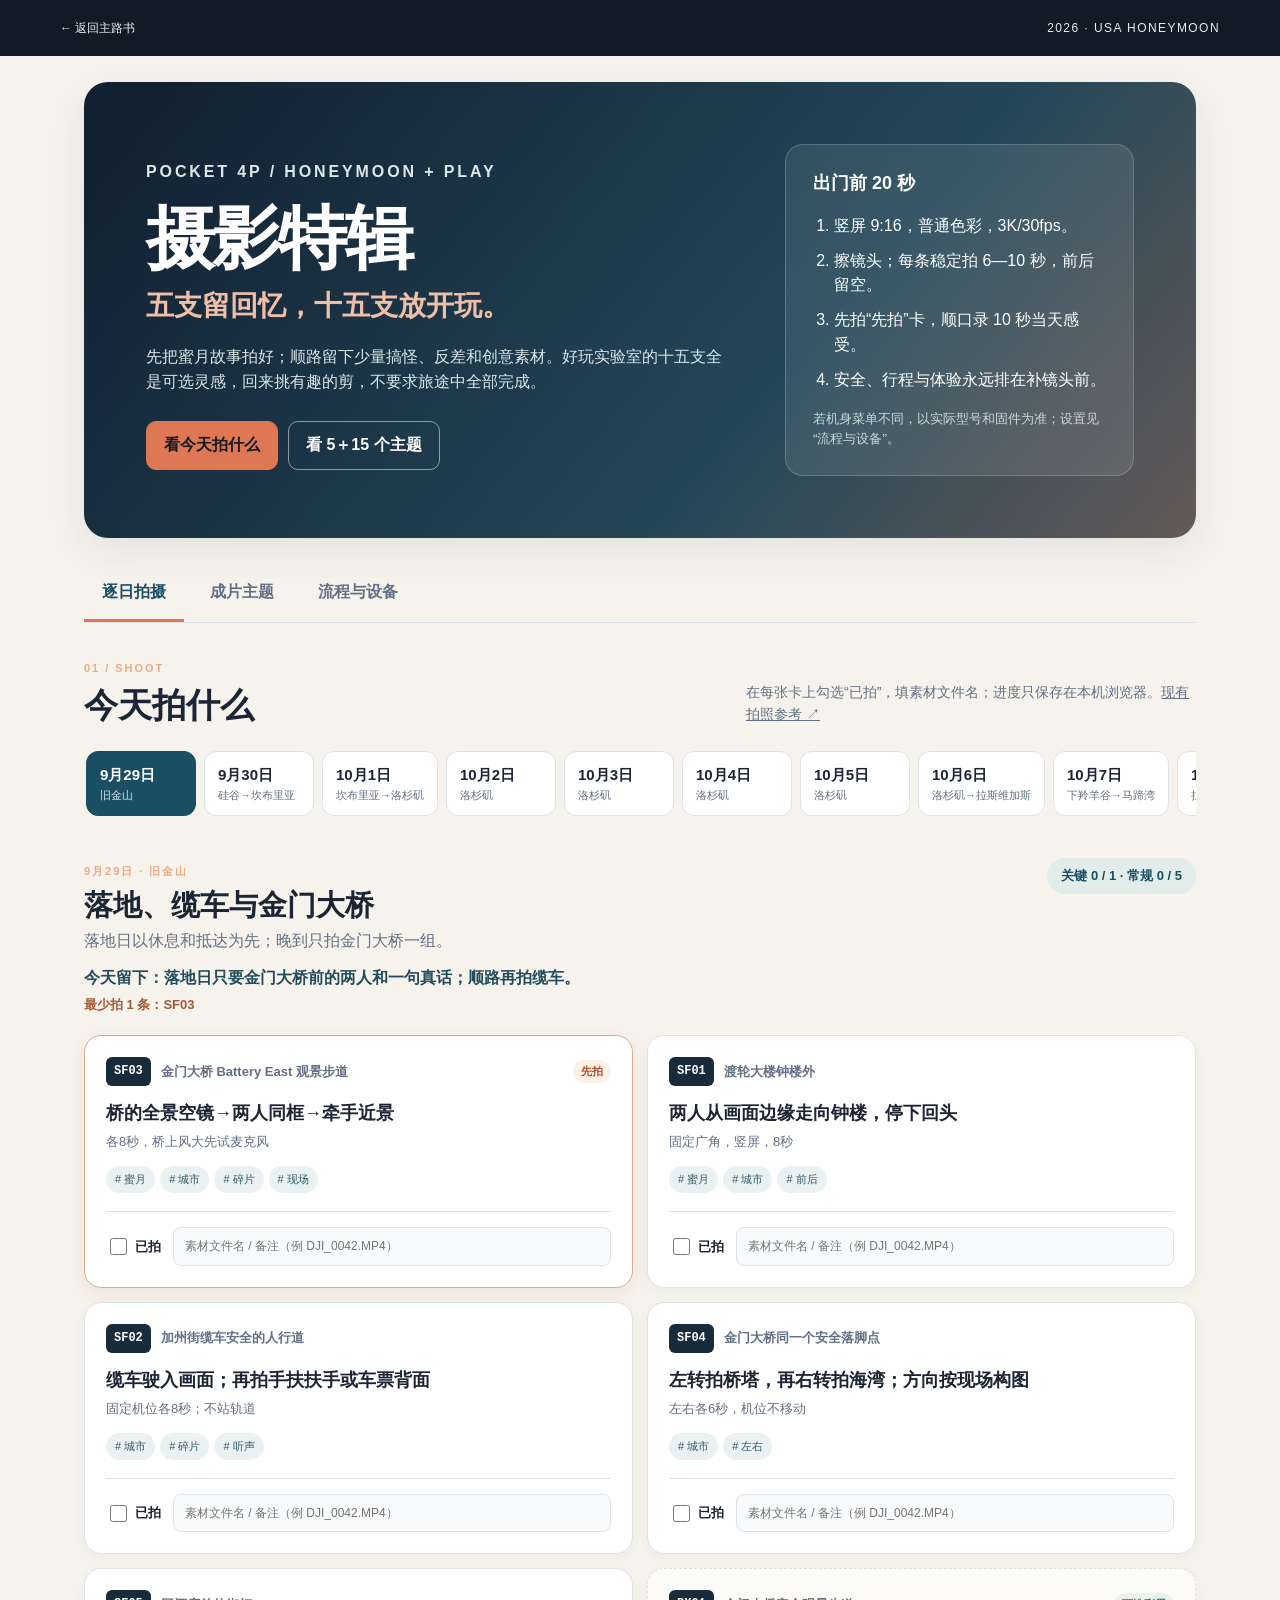
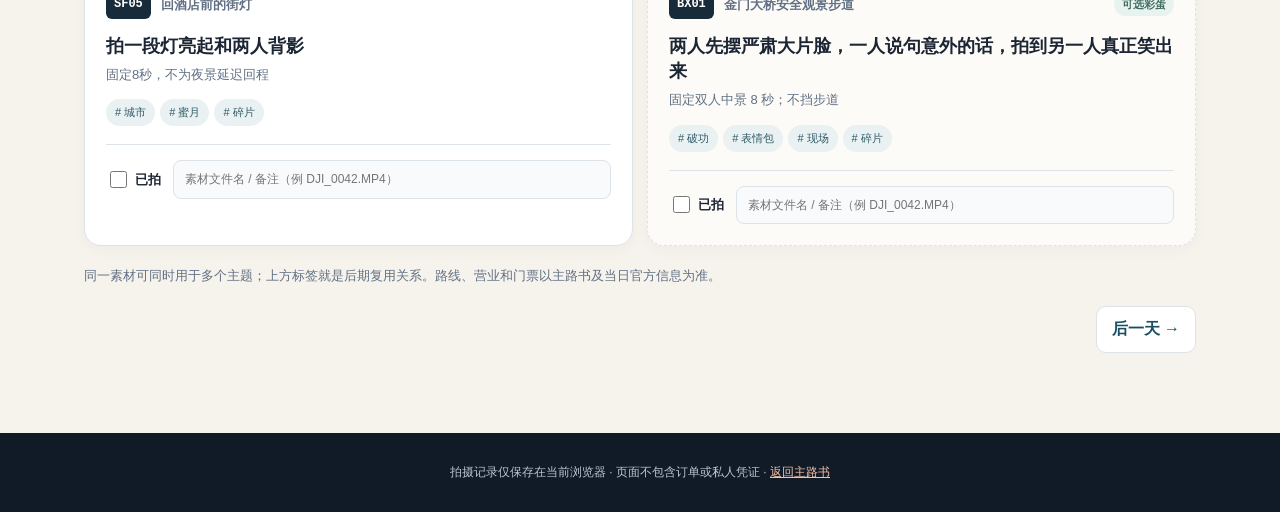
<file: photo-special/index.html>
<!doctype html>
<html lang="zh-CN">
<head>
  <meta charset="utf-8">
  <meta name="viewport" content="width=device-width,initial-scale=1">
  <meta name="theme-color" content="#111a27">
  <title>摄影特辑｜2026 美国蜜月</title>
  <link rel="stylesheet" href="style.css">
</head>
<body>
  <header class="topbar"><a class="back" href="../index.html">← 返回主路书</a><span>2026 · USA HONEYMOON</span></header>
  <main>
    <section class="hero">
      <div><p class="eyebrow">POCKET 4P / HONEYMOON + PLAY</p><h1>摄影特辑<span>五支留回忆，十五支放开玩。</span></h1><p>先把蜜月故事拍好；顺路留下少量搞怪、反差和创意素材。好玩实验室的十五支全是可选灵感，回来挑有趣的剪，不要求旅途中全部完成。</p><div class="hero-actions"><button data-view="days" class="primary">看今天拍什么</button><button data-view="themes">看 5＋15 个主题</button></div></div>
      <aside class="quick"><b>出门前 20 秒</b><ol><li>竖屏 9:16，普通色彩，3K/30fps。</li><li>擦镜头；每条稳定拍 6—10 秒，前后留空。</li><li>先拍“先拍”卡，顺口录 10 秒当天感受。</li><li>安全、行程与体验永远排在补镜头前。</li></ol><small>若机身菜单不同，以实际型号和固件为准；设置见“流程与设备”。</small></aside>
    </section>
    <nav class="view-nav" aria-label="摄影特辑导航"><button type="button" data-view="days" class="active">逐日拍摄</button><button type="button" data-view="themes">成片主题</button><button type="button" data-view="workflow">流程与设备</button></nav>
    <section id="days-view" class="view"><div class="section-title"><div><span class="kicker">01 / SHOOT</span><h2>今天拍什么</h2></div><p>在每张卡上勾选“已拍”，填素材文件名；进度只保存在本机浏览器。<a href="../photo-guide.html">现有拍照参考 ↗</a></p></div><div id="day-tabs" class="day-tabs" role="tablist" aria-label="拍摄日期"></div><div id="day-panel" role="tabpanel"></div></section>
    <section id="themes-view" class="view" hidden><div class="section-title"><div><span class="kicker">02 / STORIES</span><h2>5 支蜜月主线＋15 个好玩实验</h2></div><p>主线优先完成；实验按现场心情选拍。每支写明拍法与声音，同一原片可以进入多支片。</p></div><div class="theme-group-head"><div><span class="kicker">A / OUR STORY</span><h3>蜜月主线 · 5 支</h3></div><p>记录感、蜜月感和城市感，回程后优先剪。</p></div><div id="core-grid" class="theme-grid"></div><div class="theme-group-head bonus-head"><div><span class="kicker">B / PLAY LAB</span><h3>好玩实验室 · 15 个</h3></div><p>搞怪、互拍、电影、声音和视觉游戏。只拍喜欢的，不追数量。</p></div><div id="bonus-grid" class="theme-grid bonus-grid"></div></section>
    <section id="workflow-view" class="view prose" hidden>
      <div class="section-title"><div><span class="kicker">03 / MAKE</span><h2>从按下录制到成片</h2></div></div>
      <div class="steps"><article><i>01</i><h3>拍前 15 分钟试机</h3><p>确认设备确实是 Osmo Pocket 4P；充电、格式化空卡／检查内置存储、录一条室内和室外 10 秒视频，回放画面与收音。首次旅行先用普通色彩和自动曝光；D-Log 2 留给熟悉调色后再用。</p></article><article><i>02</i><h3>每天先拍关键镜头</h3><p>优先拍当天标“先拍”的 1—3 条。录制后等 2 秒再开始动作，结束后再留 2 秒。彩蛋卡只在有趣、顺路、安全时拍；不影响行程。</p></article><article><i>03</i><h3>每天晚上双备份</h3><p>保留相机原片；另复制一份到外置盘或电脑。核对文件数和可播放性后再清空设备。原片不进 Git、不上传公开路书。按日期整理，文件名可填到当天卡片。</p></article><article><i>04</i><h3>回程后交素材</h3><p>把原片、导出的拍摄清单、想公开的平台与视频比例交给我。先做 30 秒试剪，再完成五支蜜月主片；十五个实验只从有趣、足量的素材中选择成片。</p></article></div>
      <div class="two-col"><article class="info-card"><h3>新手拍摄设置</h3><ul><li><b>默认：</b>竖屏 9:16、3K/30fps、普通色彩、自动白平衡和曝光。DJI 官方规格列原生竖拍为 1728×3072；若设备或剪辑电脑吃力，降为 1080×1920/30fps。</li><li><b>运动镜头：</b>可试竖屏 3K/60fps，先确认当前模式与存储；普通叙事片不需要高帧率。</li><li><b>移动：</b>走慢、手臂靠身、用云台跟随；每个镜头只做一种动作。夜景尽量定镜。</li><li><b>声音：</b>迎风先试录并回放；讲话靠近设备。景区禁录音或演出禁止拍摄时遵守现场规则。</li><li><b>双比例：</b>本项目先为竖屏拍；特别重要的景再额外拍一条 4K/30fps 横屏，后期不能无损把竖屏变宽屏。</li></ul></article><article class="info-card"><h3>剪辑路线</h3><p><b>首选：</b>Codex／Claude Code 读取拍摄清单和媒体清单，用 FFmpeg 做代理、抽帧、粗剪、统一尺寸与批量导出；真人检查镜头、节奏和色彩。</p><p><b>需要复杂字幕动画时：</b>用 Remotion 的代码模板渲染片头／地图／字卡，再和原片合成。它不是现成的“自动剪旅行视频”技能。</p><p><b>验收：</b>先出低码率预览，核对人脸、时序、字幕错字、音乐许可和音量；再导出 1080×1920 成片。公开发布前本人确认人像和背景隐私。</p><p class="muted">商业流行歌只做剪辑节奏参考；发布版本须使用有权使用的音乐，或在平台内添加其授权曲库音轨。</p></article></div>
      <div class="info-card"><h3>调研与工具来源</h3><div class="source-list"><a href="https://www.dji.com/global/osmo-pocket-4p/specs" target="_blank" rel="noopener">DJI Pocket 4P 官方规格 ↗</a><a href="https://www.dji.com/global/osmo-pocket-4p/faq" target="_blank" rel="noopener">DJI Pocket 4P 官方 FAQ ↗</a><a href="https://www.dji.com/hk-en/support/product/osmo-pocket-4p" target="_blank" rel="noopener">DJI 官方支持与手册 ↗</a><a href="https://developers.openai.com/codex/build-skills" target="_blank" rel="noopener">Codex Skills 官方文档 ↗</a><a href="https://docs.anthropic.com/en/docs/claude-code/skills" target="_blank" rel="noopener">Claude Code Skills 官方文档 ↗</a><a href="https://ffmpeg.org/ffmpeg.html" target="_blank" rel="noopener">FFmpeg 官方文档 ↗</a><a href="https://www.remotion.dev/docs/render" target="_blank" rel="noopener">Remotion 渲染文档 ↗</a></div><p class="muted">调研于 2026-09-27。场馆规定、设备固件与平台音乐库可能变化，现场和官方最新说明优先。</p></div>
      <div class="export"><div><h3>交给我剪辑的资料包</h3><p>原片留在本地；导出这份镜头清单 JSON，可保留一条素材归多个主题的关系。</p></div><button id="export-progress" type="button" class="primary">导出拍摄记录 JSON</button></div>
    </section>
  </main>
  <footer>拍摄记录仅保存在当前浏览器 · 页面不包含订单或私人凭证 · <a href="../index.html">返回主路书</a></footer>
  <script src="shots.js"></script><script src="themes.js"></script><script src="app.js"></script>
</body>
</html>
</file>
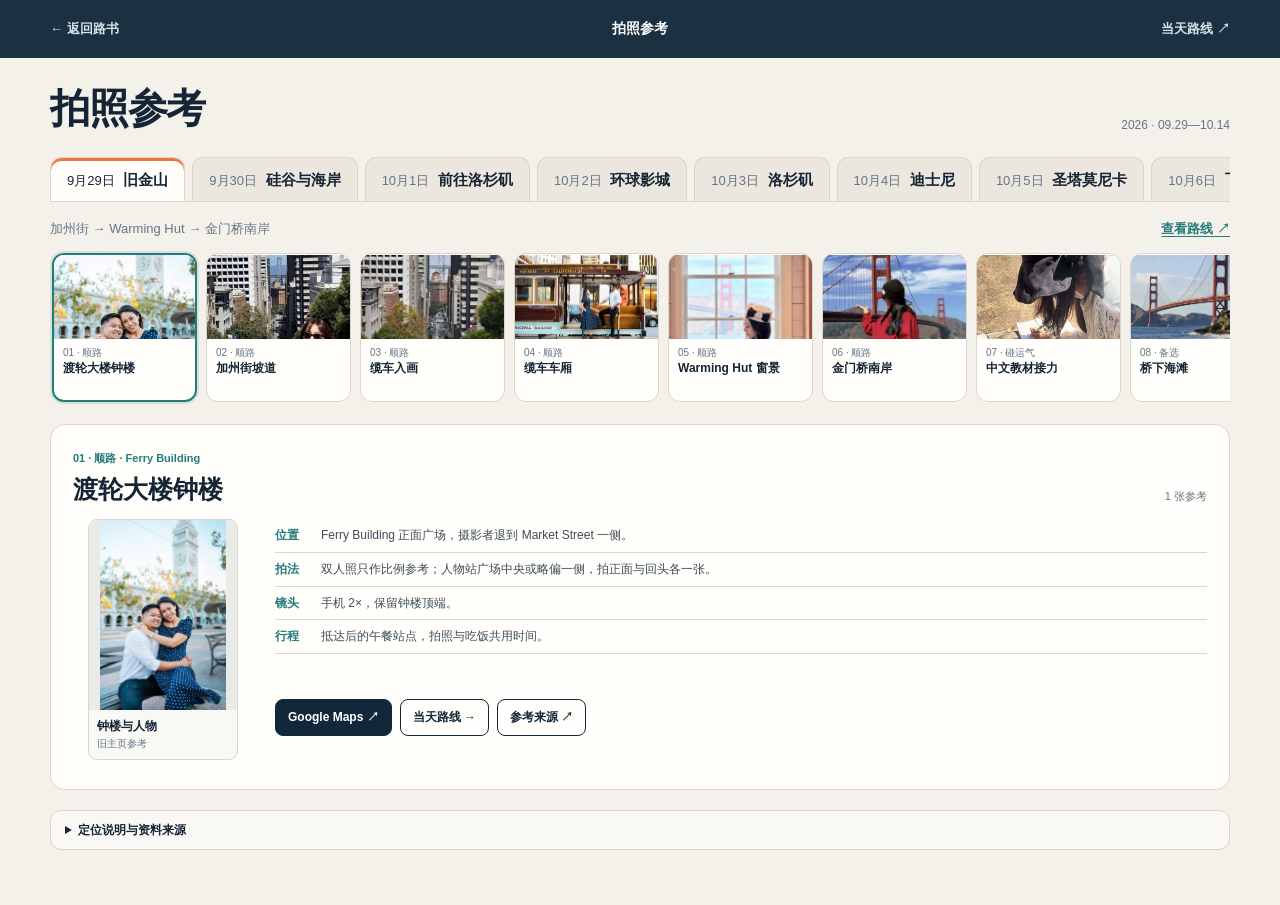
<file: photo-guide.html>
<!doctype html>
<html lang="zh-CN">
<head>
  <meta charset="utf-8">
  <meta name="viewport" content="width=device-width, initial-scale=1">
  <meta name="theme-color" content="#12283a">
  <meta name="description" content="2026年9月29日至10月14日美国蜜月逐日拍照参考">
  <title>拍照参考 · 2026 美国蜜月</title>
  <link rel="stylesheet" href="photo-guide.css?v=20260927c">
  <script defer src="photo-guide.js?v=20260927f"></script>
</head>
<body>
  <header class="topbar">
    <div class="wrap topbar-inner">
      <a class="back-link" href="index.html#sf/2026-09-29/photos">← 返回路书</a>
      <span>拍照参考</span>
      <a class="route-link" href="index.html#sf/2026-09-29/route">当天路线 ↗</a>
    </div>
  </header>

  <main class="wrap">
    <div class="page-head">
      <div><h1>拍照参考</h1></div>
      <span>2026 · 09.29—10.14</span>
    </div>

    <div class="day-tabs" role="tablist" aria-label="拍照日期"></div>
    <div id="day-panels"></div>

    <details class="source-details">
      <summary>定位说明与资料来源</summary>
      <p>地图链接定位到景点或路口，不代表截图的精确站位。加州街拍摄留在人行道；金门桥不越护栏。北岸 Battery Spencer 需要过桥；Google Visitor Experience 需在 Apple 后向北折返，均为备选。归档中 1098 Alta Ave 的 Google 路牌属于另一地点。后续日期沿用旧主页的参考图，拍摄以当天路线与现场情况为准。</p>
      <p>参考：<a href="https://www.sfmta.com/routes/california-cable-car" target="_blank" rel="noopener">SFMTA</a> · <a href="https://presidio.gov/explore/attractions/warming-hut-park-store" target="_blank" rel="noopener">Warming Hut</a> · <a href="https://presidio.gov/explore/attractions/battery-east-vista" target="_blank" rel="noopener">Battery East Vista</a> · <a href="https://presidio.gov/explore/attractions/golden-gate-overlook" target="_blank" rel="noopener">Golden Gate Overlook</a> · <a href="https://presidio.gov/explore/attractions/crissy-field-west-bluff-picnic-area" target="_blank" rel="noopener">Crissy Field West Bluff</a> · <a href="https://www.nps.gov/places/000/battery-spencer-overlook.htm" target="_blank" rel="noopener">Battery Spencer</a> · <a href="https://orsl.stanford.edu/memorial-church-directions" target="_blank" rel="noopener">Stanford</a> · <a href="https://visit.withgoogle.com/plan-your-visit/" target="_blank" rel="noopener">Google Visitor Experience</a>。</p>
    </details>
  </main>

  <dialog class="photo-dialog" aria-label="放大参考照片">
    <button class="close-dialog" type="button" aria-label="关闭照片">×</button>
    <img alt="">
    <p></p>
  </dialog>
</body>
</html>
</file>
<file: dining-plan.css>
.daily-dining,.dining-overview,.ticket-confirmation{border:1px solid var(--line);border-radius:14px;background:#fff;margin:20px 0;overflow:hidden;scroll-margin-top:82px}
.daily-dining summary,.dining-overview summary{display:flex;justify-content:space-between;gap:16px;align-items:center;padding:18px 20px;cursor:pointer;list-style:none;background:#eef4f6}
.daily-dining summary:before,.dining-overview summary:before{content:'+';font-size:24px;color:var(--sea)}
.daily-dining[open]>summary:before,.dining-overview[open]>summary:before{content:'−'}
.daily-dining summary>span{flex:1}.daily-dining summary small{display:block;margin-top:4px;font-size:14px;color:var(--muted)}
.daily-dining summary strong{white-space:nowrap}.dining-overview summary span{font-size:14px;color:var(--muted)}
.dining-inner{padding:20px}.dining-note{padding-bottom:14px;border-bottom:1px solid var(--line);font-size:15px}
.meal-grid{display:grid;grid-template-columns:repeat(auto-fit,minmax(260px,1fr));gap:16px}
.meal-card{padding:17px;background:#f8fafb;border:1px solid #dde5e9;border-radius:10px;min-width:0}.meal-card h4{font-size:18px;line-height:1.5;margin:8px 0}
.meal-time{font-size:14px;color:var(--sea);font-weight:700}.meal-price{display:block;color:var(--navy);margin-bottom:13px}.meal-price small{font-weight:400;font-size:13px}
.meal-card p{font-size:15px;margin-bottom:10px}.meal-tip{color:var(--muted);font-size:14px!important}.meal-links{display:flex;gap:9px 14px;flex-wrap:wrap;margin-top:14px}.meal-links a{font-size:14px;color:#21607a;text-underline-offset:3px}
.meal-jump{padding:7px 11px;border:1px solid #abc0cd;border-radius:7px;background:white;color:var(--navy);cursor:pointer;white-space:nowrap}
.ticket-confirm-head,.ticket-choice,.ticket-compare,.ticket-footnote{padding:20px}.ticket-confirm-head{background:#eef4f6}.ticket-confirm-head h3{font-size:25px;margin-top:12px}.ticket-confirm-head p{margin-bottom:0}.ticket-confirmation>.meal-grid{gap:0}.ticket-choice+ .ticket-choice{border-left:1px solid var(--line)}.ticket-choice h4{margin:0 0 12px;font-size:20px}.ticket-choice p{font-size:16px}.ticket-choice>a{display:inline-block;color:#21607a;font-weight:700}.ticket-total{background:#f0f6f4}.ticket-compare{border-top:1px solid var(--line)}.ticket-compare summary{cursor:pointer;font-weight:700}.ticket-compare .table-wrap{margin-top:16px}.ticket-compare p{margin:14px 0 0}.ticket-footnote{font-size:14px;color:var(--muted);margin:0;background:#f8fafb}
@media(max-width:600px){.daily-dining summary,.dining-overview summary{padding:15px;flex-wrap:wrap;gap:8px}.dining-overview summary span{width:100%}.meal-grid{grid-template-columns:1fr}.dining-inner,.ticket-confirm-head,.ticket-choice,.ticket-compare{padding:16px}.ticket-choice+ .ticket-choice{border-left:0;border-top:1px solid var(--line)}.daily-dining summary strong{font-size:15px}.meal-card{padding:15px}}
</file>
<file: sf-day1-route.css>
.sf-route-guide{margin:16px 0 22px;border:1px solid var(--line);border-radius:18px;overflow:hidden;background:#fffefa;box-shadow:0 4px 18px rgba(20,37,54,.04)}
.sf-route-head{display:flex;justify-content:space-between;gap:16px;padding:17px 19px 10px;align-items:start}
.sf-route-head h4{font-size:20px;margin:0 0 4px}.sf-route-head p{font-size:14px;color:var(--muted);margin:0}
.sf-route-map{margin:0}.sf-route-map img{display:block;width:100%;height:auto;background:#dfebe7}
.sf-route-mobile-map{display:none}
.sf-route-map figcaption{padding:10px 16px;font-size:13px;line-height:1.55;color:var(--muted);border-bottom:1px solid var(--line)}
.sf-route-key{display:flex;flex-wrap:wrap;gap:8px 18px;padding:11px 18px;font-size:12px;color:var(--muted);border-bottom:1px solid var(--line)}
.sf-route-key span{display:inline-flex;align-items:center;gap:6px}.sf-route-key i{width:12px;height:4px;border-radius:3px;background:var(--swatch)}
.sf-route-stops{list-style:none;margin:0;padding:10px 18px;display:flex;flex-wrap:wrap;gap:7px;border-bottom:1px solid var(--line)}
.sf-route-stops li{display:inline-flex;align-items:center;gap:6px;padding:3px 9px 3px 3px;border:1px solid #d6e0e1;border-radius:999px;background:#fff;white-space:nowrap}
.sf-route-letter{width:25px;height:25px;border-radius:50%;background:#183b4a;color:#fff;font-size:13px;font-weight:800;display:grid;place-items:center}
.sf-route-stops a{font-size:14px;font-weight:700}
.sf-route-stops a,.sf-route-links a{color:#285e80;text-decoration:underline;text-underline-offset:2px}
.sf-route-links{padding:15px 18px 18px;background:#f6f5ef}.sf-route-links h5{margin:0 0 9px;font-size:13px}.sf-route-links .segments{display:flex;flex-wrap:wrap;gap:8px}.sf-route-links .segments a{display:inline-block;padding:6px 10px;border:1px solid #cbd9db;border-radius:999px;background:#fff;text-decoration:none;font-size:12px;font-weight:700}
.sf-route-caveat{font-size:12px;color:#785b32;margin:11px 0 0}
.sf-route-optional{margin:0 18px 17px;border:1px solid #d8e0e2;border-radius:12px;background:#f4f8f7;padding:11px 13px}
.sf-route-optional summary{cursor:pointer;font-size:13px;font-weight:800}.sf-route-optional p{font-size:12px;color:var(--muted);margin:8px 0}.sf-route-optional a{font-size:12px;color:#285e80;text-underline-offset:2px}.sf-route-optional .segments{display:flex;flex-wrap:wrap;gap:7px 13px}
@media(max-width:700px){.sf-route-head{display:block}.sf-route-desktop-map{display:none}.sf-route-mobile-map{display:block}.sf-route-stops{padding:9px 12px;gap:6px}.sf-route-stops li{padding:3px 9px 3px 3px}}
</file>
<file: sf-day2-route.css>
.sf-day2-guide .sf-route-stops{padding-bottom:13px}
.sf-day2-choice{padding:15px 18px;border-bottom:1px solid var(--line);background:#f8f9f5}
.sf-day2-choice h5{margin:0 0 9px;font-size:14px}
.sf-day2-choice-grid{display:grid;grid-template-columns:1fr 1fr;gap:10px}
.sf-day2-choice-card{padding:12px 13px;border:1px solid #cbd9db;border-radius:12px;background:#fff}
.sf-day2-choice-card.optional{border-color:#dba37d;background:#fff8f0}
.sf-day2-choice-card b{font-size:13px}.sf-day2-choice-card p{font-size:12px;color:var(--muted);margin:5px 0 10px}
.sf-day2-choice-card a{display:inline-block;padding:6px 10px;border-radius:8px;background:#20566e;color:#fff;text-decoration:none;font-size:12px;font-weight:700}
.sf-day2-choice-card.optional a{background:#ab542b}
.sf-day2-choice>p{font-size:12px;color:var(--muted);margin:10px 0 0}
@media(max-width:700px){.sf-day2-choice{padding:13px 12px}.sf-day2-choice-grid{grid-template-columns:1fr}}
</file>
<file: roadbook-layout.css>
/* Date-first navigation. Content nodes and the budget ledger remain single-source. */
[hidden]{display:none!important}
.panel.active{animation:none}
.show-seating{margin-top:22px;box-shadow:none}.show-seating h4{margin:20px 0 8px;font-size:17px}.show-seating p{font-size:14px}.show-seating a{color:var(--sea)}
body:not(:has(#overview.active)) .hero{display:none}
.hero{padding:32px 0}.hero h1{font-size:48px}.hero .stats{margin-top:20px}
.tab:focus-visible,.date-chip:focus-visible,a:focus-visible,summary:focus-visible{outline:3px solid #df7b48;outline-offset:4px}
.topbar .shell{gap:14px}.tabs{flex:1}.tab{padding:10px 11px}
.city-heading{display:flex;align-items:end;justify-content:space-between;gap:20px;margin:4px 0 20px}.city-heading h2{font-size:34px;margin:3px 0 0}.city-heading p{color:var(--muted);margin:0;font-size:14px}
.city-heading .city-range{color:var(--sea);font-size:13px;font-weight:700}
.date-picker{display:flex;gap:9px;overflow:auto;padding:2px 2px 15px;margin-bottom:8px;scrollbar-width:thin}
.date-chip{display:flex;flex-direction:column;gap:3px;min-width:140px;text-decoration:none;border:1px solid var(--line);background:#fff;border-radius:12px;padding:12px 15px;flex-shrink:0}.date-chip b{font-size:16px}.date-chip small{font-size:12px;color:var(--muted)}.date-chip[aria-current="date"]{background:var(--navy);color:white;border-color:var(--navy)}.date-chip[aria-current="date"] small{color:#cddde6}
.city-days{display:grid;gap:28px}.city-days .day{box-shadow:none;border-radius:16px;scroll-margin-top:82px}.day-head{padding:21px 24px}.day-head h3{font-size:23px}.day-head p{max-width:800px}.day-body{padding:22px 24px}
.day-section-nav{display:flex;gap:8px;flex-wrap:wrap;margin:0 0 20px}.day-section-nav a{color:var(--sea);font-size:13px;text-decoration:none;background:#edf4f2;padding:7px 12px;border-radius:7px}
.stay-card{border:1px solid #c8d9d5;background:#eff5f2;padding:19px 21px;border-radius:12px;margin-bottom:24px;display:grid;grid-template-columns:1fr auto;gap:12px}.stay-card .label{font-size:12px;color:var(--sea);font-weight:700;display:block;margin-bottom:6px}.stay-card h4{margin:0 0 7px;font-size:18px}.stay-card p{font-size:13px;color:#53666a;margin:4px 0}.stay-card .stay-price{text-align:right;font-size:19px;font-weight:700;white-space:nowrap}.stay-price small{display:block;font-size:11px;color:var(--muted);font-weight:400}.stay-card a{font-size:13px;color:var(--sea)}
.day-section-title{font-size:20px;margin:28px 0 14px;scroll-margin-top:85px}.stay-card,.daily-dining,.day-related-budget{scroll-margin-top:85px}.day-body>.detail-grid{grid-template-columns:minmax(0,1.55fr) minmax(240px,.75fr)}
.photo-duo{grid-template-columns:repeat(2,minmax(0,1fr))}.photo-mini img{height:330px;object-fit:contain;background:#e9ece8}.photo-mini figcaption{font-size:13px;padding:14px}.photo-mini .source{display:inline-block;margin-top:5px;color:var(--sea)}
.day-related-budget{margin-top:25px;padding:20px;border:1px solid var(--line);border-radius:12px;background:#fff}.day-related-budget h4{margin:0 0 7px;font-size:19px}.day-related-budget>p{font-size:13px;color:var(--muted);margin:5px 0 14px}.day-cost-row{display:flex;justify-content:space-between;gap:15px;padding:12px 0;border-bottom:1px solid #edf0ee;font-size:14px}.day-cost-row small{display:block;color:var(--muted);font-size:12px;margin-top:3px}.day-cost-row b{white-space:nowrap}.day-tip{font-size:13px;border-left:3px solid #adc7bb;padding-left:12px;margin-top:16px;color:var(--muted)}
.day-pager{display:flex;justify-content:space-between;gap:12px;margin-top:24px;padding-top:18px;border-top:1px solid var(--line)}.day-pager a{font-size:14px;color:var(--sea);text-decoration:none;padding:7px 0}
.city-reference{margin-top:24px;border:1px solid var(--line);border-radius:13px;background:#fff;padding:0 20px}.city-reference>summary{padding:17px 0;font-size:15px;font-weight:700;cursor:pointer}.reference-body{padding-bottom:20px}.reference-body .section-head h2{font-size:22px}.reference-body .section-head p{font-size:13px}.reference-body .grid{margin-bottom:16px}.reference-body .card{box-shadow:none}.city-reference .ticket-confirmation{margin-top:5px}
.trip-summary{display:grid;gap:0;border:1px solid var(--line);border-radius:15px;overflow:hidden;background:#fff}.summary-day{display:grid;grid-template-columns:110px 1fr 210px 80px;align-items:center;gap:17px;padding:17px 20px;border-bottom:1px solid #e5e8e4}.summary-day:last-child{border:0}.summary-day:hover{background:#f6f9f7}.summary-date b{display:block;font-size:17px}.summary-date small,.summary-main small,.summary-stay small{display:block;color:var(--muted);font-size:12px;margin-top:4px}.summary-main b{font-size:15px;font-weight:650}.summary-stay{font-size:13px}.summary-day>a{text-decoration:none;color:var(--sea);font-size:13px;font-weight:700;white-space:nowrap}.summary-intro{font-size:14px;color:var(--muted);margin:0 0 20px}
.empty-photos{padding:14px;border:1px dashed var(--line);border-radius:10px;color:var(--muted);font-size:13px}.reference-jump{display:inline-flex;margin-top:12px;font-size:13px;color:var(--sea)}
@media(max-width:860px){.day-body>.detail-grid{grid-template-columns:1fr}.brand{display:none}.city-heading h2{font-size:29px}.summary-day{grid-template-columns:85px 1fr 75px;gap:12px}.summary-stay{grid-column:2;grid-row:auto}.summary-day>a{grid-column:3;grid-row:1/3}.summary-date{grid-row:1/3}.summary-main{grid-column:2}.stay-card{grid-template-columns:1fr}.stay-card .stay-price{text-align:left}.stay-price small{display:inline;margin-left:8px}}
@media(max-width:560px){main{padding-top:20px}.topbar .shell{min-height:55px}.tabs{padding:7px 0}.tab{font-size:13px;padding:8px 10px}.city-heading{align-items:start;flex-direction:column;gap:7px;margin-bottom:15px}.city-heading h2{font-size:27px}.date-chip{min-width:123px;padding:10px 12px}.date-chip b{font-size:14px}.day-head,.day-body{padding:17px 15px}.day-head h3{font-size:20px}.day-head .day-no{display:none}.photo-duo{grid-template-columns:1fr}.photo-mini img{height:330px}.summary-day{padding:15px 12px;grid-template-columns:62px 1fr 48px;gap:9px}.summary-date b{font-size:15px}.summary-main b{font-size:14px}.summary-day>a{font-size:12px}.day-cost-row{flex-wrap:wrap;gap:5px}.day-cost-row>b{margin-left:auto}.stay-card{padding:15px}.city-reference{padding:0 14px}.day-pager a{font-size:13px}.hero h1{font-size:37px}}
@media print{.city-days .day[hidden]{display:block!important}.date-picker,.day-section-nav,.day-pager,.city-reference,.trip-summary,.hero{display:none!important}.city-days .day{break-before:page}.photo-mini img{height:200px}.daily-dining .dining-inner{display:block!important}}
/* City/date navigation; keep every date printable. */
.city-date-tabs{display:flex;gap:8px;overflow-x:auto;padding:4px 0 14px;scroll-margin-top:85px}.city-date-tab{flex:0 0 auto;min-width:100px;min-height:48px;padding:10px 16px;border:1px solid #cbd4d7;border-radius:12px;background:#fff;color:#263c49;cursor:pointer;font:inherit;display:flex;gap:9px;align-items:center}.city-date-tab span{font-size:12px;color:#667780}.city-date-tab.active{background:#244b50;color:white;border-color:#244b50}.city-date-tab.active span{color:#e1edec}.city-days article.day[hidden]{display:none!important}.payment-guide{margin:22px 0;border:1px solid #ccd8d8;border-radius:14px;padding:20px;background:#f6f9f8;scroll-margin-top:85px}.payment-guide>h4{margin:0 0 8px}.payment-guide>p{font-size:12px;color:#627074}.payment-item{padding:14px 0;border-top:1px solid #dce3e1}.payment-item summary{cursor:pointer;font-weight:650;line-height:1.7}.payment-item p{font-size:14px;line-height:1.8;margin:8px 0}.payment-item a{color:#2d656a}.payment-status{font-size:12px;font-weight:normal;color:#586c71;margin-left:8px}@media(max-width:600px){.city-date-tabs{scroll-margin-top:65px}.city-date-tab{min-width:85px;padding:9px 12px}.payment-guide{padding:15px;scroll-margin-top:65px}}@media print{.city-date-tabs{display:none}.city-days article.day[hidden]{display:block!important}.payment-item>div{display:block!important}}
</file>
<file: daily-routes.css>
.daily-route-guide{margin:0 0 22px;border:1px solid #c9d9d5;border-radius:16px;overflow:hidden;background:#fbfdfb;scroll-margin-top:85px}
.daily-route-heading{display:flex;align-items:center;justify-content:space-between;gap:16px;padding:18px 20px;background:#eaf3f0}
.daily-route-heading span{color:#226763;font-size:11px;font-weight:800;letter-spacing:.04em}
.daily-route-heading h5{font-size:20px;margin:3px 0 0;color:#173444}
.daily-route-heading p{font-size:13px;color:#53676b;margin:2px 0 0}
.daily-route-image-link{flex:0 0 auto;font-size:13px;font-weight:750;color:#226763}
.daily-route-map{margin:0;padding:15px 20px 11px}
.daily-route-map>a{display:block;width:min(100%,760px);margin:auto;border:1px solid #d9e1df;border-radius:11px;overflow:hidden;background:#f8f5ef}
.daily-route-map img{width:100%;height:auto;display:block}
.daily-route-map figcaption{color:#64757a;font-size:12px;line-height:1.65;margin:11px auto 0;max-width:760px}
.daily-route-details{border-top:1px solid #d9e4df}
.daily-route-details summary{cursor:pointer;padding:15px 20px;color:#205e62;font-size:14px;font-weight:750;list-style:none}
.daily-route-details summary::-webkit-details-marker{display:none}
.daily-route-details summary::after{content:'＋';float:right;font-size:18px;line-height:1}
.daily-route-details[open] summary::after{content:'−'}
.daily-route-details-body{padding:0 20px 20px}
.daily-route-stops,.daily-route-segments{list-style:none;padding:0;margin:0;display:grid;gap:8px}
.daily-route-stops{grid-template-columns:repeat(2,minmax(0,1fr))}
.daily-route-stops li{display:flex;align-items:center;gap:10px;border:1px solid #dfe9e5;border-radius:10px;padding:10px;background:#fff;font-size:13px;min-width:0}
.daily-route-stops li>span:nth-child(2){flex:1;font-weight:650;min-width:0}.daily-route-stops small{display:block;color:#a65e33;font-size:11px}
.daily-route-stops a,.daily-route-segments a,.daily-route-skip a{color:#206b6b;font-size:12px;white-space:nowrap}
.daily-route-number{display:grid;place-items:center;flex:0 0 27px;width:27px;height:27px;border-radius:50%;background:#226b70;color:#fff;font-size:12px;font-weight:800}.daily-route-number.optional{background:#c5743d}
.daily-route-details h6{font-size:15px;margin:20px 0 10px}
.daily-route-segments{grid-template-columns:repeat(2,minmax(0,1fr))}
.daily-route-segments li{display:grid;gap:3px;padding:11px 13px;border-left:3px solid #72a29b;background:#f1f7f4;border-radius:0 8px 8px 0;font-size:12px}
.daily-route-segments li b{font-size:13px}.daily-route-segments li>span:not(.daily-route-no-link){color:#5c6e71}.daily-route-no-link{color:#7c8384;font-size:12px}
.daily-route-skip{margin:14px 0 0;font-size:12px}.daily-route-note{border-left:3px solid #c5743d;margin:18px 0 0;padding:5px 0 5px 11px;color:#5d6669;font-size:12px}
@media(max-width:640px){.daily-route-heading{padding:14px;align-items:flex-start;flex-direction:column;gap:7px}.daily-route-heading h5{font-size:18px}.daily-route-map{padding:8px 4px 10px}.daily-route-map figcaption{padding:0 7px}.daily-route-details summary{padding:14px}.daily-route-details-body{padding:0 14px 16px}.daily-route-stops,.daily-route-segments{grid-template-columns:1fr}.daily-route-guide{scroll-margin-top:65px}}
@media print{.daily-route-details:not([open])>.daily-route-details-body{display:block}.daily-route-map img{max-height:330px;width:auto;margin:auto}.daily-route-image-link{display:none}}
</file>
<file: photo-guide-entry.css>
.photo-guide-entry{display:flex;align-items:center;justify-content:space-between;gap:16px;margin:11px 0 18px;padding:13px 16px;border:1px solid var(--line);border-radius:10px;background:var(--card);color:var(--ink);text-decoration:none;font-size:13px}
.photo-guide-entry:hover{border-color:var(--sea)}
.photo-guide-entry:focus-visible{outline:3px solid var(--orange);outline-offset:3px}
.photo-guide-entry b{color:var(--sea);font-size:12px;white-space:nowrap}
@media(max-width:560px){.photo-guide-entry{align-items:flex-start;flex-direction:column;gap:6px;padding:11px 13px}}
</file>
<file: restaurant-options.css>
.restaurant-research{margin-top:18px}.restaurant-budget-note{font-size:13px;color:var(--muted);margin:0 0 16px}.restaurant-zone{border:1px solid var(--line);border-radius:12px;padding:18px;margin:16px 0;background:#fff;scroll-margin-top:90px}.restaurant-zone>header{display:flex;justify-content:space-between;gap:15px;align-items:center}.restaurant-zone>header h4{margin:4px 0;font-size:19px}.restaurant-window{font-size:12px;color:var(--sea);font-weight:700}.restaurant-zone a{color:var(--sea);font-size:13px;text-underline-offset:3px}.restaurant-zone>header>a{flex-shrink:0}.restaurant-anchor,.restaurant-zone-note{font-size:13px;color:var(--muted);margin:7px 0}.restaurant-first{margin-top:15px}.restaurant-first-label{display:block;font-size:12px;color:var(--sea);font-weight:700;margin-bottom:7px}.restaurant-option{min-width:0;border:1px solid #dde5e3;border-radius:9px;background:#f8faf9;padding:14px}.restaurant-option-heading{display:grid;grid-template-columns:24px minmax(0,1fr);gap:7px 9px;align-items:start}.restaurant-rank{border-radius:50%;background:#e0eae5;color:var(--sea);display:inline-grid;place-items:center;width:24px;height:24px;font-size:12px;font-weight:700}.restaurant-option h5{font-size:15px;line-height:1.45;margin:0}.restaurant-option-heading>b{grid-column:2;font-size:14px;color:var(--navy)}.restaurant-meta{display:flex;flex-wrap:wrap;gap:4px 12px;margin:11px 0 8px;font-size:12px;color:var(--muted)}.restaurant-tags{display:flex;flex-wrap:wrap;gap:5px}.restaurant-tags>span{font-size:11px;padding:4px 7px;border:1px solid #dbe4df;border-radius:5px;color:#42554b;background:white}.restaurant-reason{font-size:13px;line-height:1.6;margin:9px 0}.restaurant-actions{display:flex;flex-wrap:wrap;gap:5px 14px;align-items:center}.restaurant-actions>a{display:inline-flex;align-items:center;min-height:36px}.restaurant-more{margin-top:8px;border-top:1px solid #e1e8e4}.restaurant-more>summary,.restaurant-compare>summary,.restaurant-audit>summary,.restaurant-original>summary{display:list-item!important;list-style:disclosure-closed!important;background:none!important;padding:12px 0!important;font-size:13px!important;color:var(--sea);cursor:pointer}.restaurant-more[open]>summary,.restaurant-compare[open]>summary,.restaurant-audit[open]>summary,.restaurant-original[open]>summary{list-style:disclosure-open!important}.restaurant-more>summary:before,.restaurant-compare>summary:before,.restaurant-audit>summary:before,.restaurant-original>summary:before{display:none!important}.restaurant-more p{font-size:13px;line-height:1.6;margin:7px 0}.restaurant-price-note{color:var(--muted)}.restaurant-evidence{border-top:1px solid #e1e8e4;padding-top:10px;margin-top:10px;font-size:12px}.restaurant-evidence p>span{display:block;margin-top:4px}.restaurant-compare{margin-top:5px}.restaurant-controls{display:flex;gap:6px 16px;flex-wrap:wrap;align-items:center;padding:5px 0 10px}.restaurant-controls label{display:inline-flex;gap:6px;align-items:center;min-height:44px;font-size:12px;cursor:pointer}.restaurant-controls input{accent-color:var(--sea);width:16px;height:16px}.restaurant-controls select{font:inherit;min-height:38px;border:1px solid var(--line);border-radius:6px;padding:5px;background:white;color:var(--navy)}.restaurant-result-count{font-size:12px;color:var(--muted);margin:0 0 10px}.restaurant-options-grid{display:grid;grid-template-columns:repeat(2,minmax(0,1fr));gap:12px;align-items:start}.restaurant-empty{padding:16px;font-size:13px;border:1px dashed var(--line);border-radius:8px}.restaurant-empty button{display:block;margin-top:10px;background:white;border:1px solid var(--line);border-radius:6px;color:var(--sea);min-height:44px;padding:7px 12px;cursor:pointer}.restaurant-audit{border-top:1px solid var(--line);margin-top:5px}.restaurant-audit p,.restaurant-audit li{font-size:12px;color:var(--muted);line-height:1.6}.restaurant-audit ul{padding-left:18px}.restaurant-audit li{margin:10px 0}.restaurant-audit li span{display:block;margin:3px 0}.restaurant-audit b{color:var(--navy)}.restaurant-original{border-top:1px solid var(--line);margin-top:20px}.restaurant-fixed{margin:15px 0}.restaurant-original .meal-grid{padding-bottom:15px}.restaurant-zone button:focus-visible,.restaurant-zone input:focus-visible,.restaurant-zone select:focus-visible,.restaurant-zone summary:focus-visible{outline:3px solid #df7b48;outline-offset:3px}
.restaurant-zone-shortcuts{display:flex;gap:7px;flex-wrap:wrap;margin:10px 0 13px}.restaurant-zone-shortcuts button{border:1px solid #cfddd5;border-radius:7px;background:#f4f8f5;color:var(--sea);font:inherit;font-size:12px;padding:8px 11px;min-height:40px;cursor:pointer}.restaurant-zone-shortcuts button:focus-visible{outline:3px solid #df7b48;outline-offset:3px}.restaurant-original-note{font-size:12px;color:var(--muted);margin:0 0 12px}.restaurant-first .restaurant-option{padding:11px 13px}.restaurant-first .restaurant-option-heading{grid-template-columns:24px minmax(0,1fr) auto}.restaurant-first .restaurant-option-heading>b{grid-column:3;font-size:13px;white-space:nowrap}.restaurant-first .restaurant-meta{margin:7px 0}.restaurant-first .restaurant-reason{margin:7px 0}.restaurant-first-label{margin-bottom:5px}.restaurant-zone>header h4{line-height:1.4}.restaurant-zone{margin:13px 0;padding:15px}
@media(max-width:650px){.restaurant-zone{padding:13px}.restaurant-zone>header{align-items:flex-start}.restaurant-zone>header h4{font-size:17px}.restaurant-zone>header>a{font-size:11px}.restaurant-options-grid{grid-template-columns:1fr}.restaurant-option{padding:12px}.restaurant-actions>a{min-height:44px}.restaurant-controls{gap:0 12px}.restaurant-controls select{min-height:44px}.restaurant-more>summary,.restaurant-compare>summary,.restaurant-audit>summary,.restaurant-original>summary{min-height:44px;box-sizing:border-box}.restaurant-option h5{overflow-wrap:anywhere}.restaurant-first .restaurant-option-heading{grid-template-columns:24px minmax(0,1fr)}.restaurant-first .restaurant-option-heading>b{grid-column:2}.restaurant-zone-shortcuts button{min-height:44px}}
@media print{.restaurant-zone-shortcuts,.restaurant-controls,.restaurant-compare,.restaurant-audit,.restaurant-original,.restaurant-actions,.restaurant-more{display:none!important}.restaurant-first[hidden]{display:block!important}.restaurant-zone{break-inside:avoid}.restaurant-first .restaurant-option{background:white}.restaurant-budget-note{font-size:10px}}
</file>
<file: dining-reservations.css>
.reservation-reminders{border:1px solid #d3deda;border-radius:12px;padding:18px;margin:0 0 24px;background:#f8faf8}.reservation-reminders h4{margin:0 0 6px}.reservation-caption{font-size:12px;color:#647472}.reservation-row{display:flex;justify-content:space-between;align-items:flex-start;gap:18px;padding:15px 0;border-top:1px solid #dbe3df}.reservation-row b,.reservation-row small{display:block;margin:6px 0}.reservation-row small{color:#506b69}.reservation-row p{margin:6px 0;font-size:14px;line-height:1.7}.reservation-row>.btn{flex-shrink:0;margin-top:7px}.reservation-label{font-size:12px;color:#536563}.reservation-label.priority{color:#995023;font-weight:700}.reservation-row:last-child{padding-bottom:0}@media(max-width:650px){.reservation-row{display:block}.reservation-row>.btn{display:inline-flex;min-height:44px;align-items:center}.reservation-reminders{padding:14px}}
</file>
<file: photo-special/style.css>
:root{--ink:#1b2534;--muted:#617084;--line:#dce3e9;--cream:#f6f3ed;--blue:#194e63;--orange:#dd7754;--white:#fff;--shadow:0 14px 40px rgba(16,35,49,.08)}*{box-sizing:border-box}html{scroll-behavior:smooth}body{margin:0;background:var(--cream);color:var(--ink);font-family:-apple-system,BlinkMacSystemFont,"PingFang SC","Microsoft Yahei",sans-serif;line-height:1.55}button,input{font:inherit}button{cursor:pointer}a{color:inherit}.topbar{height:56px;background:#111a27;color:#e8edf0;display:flex;justify-content:space-between;align-items:center;padding:0 max(24px,calc((100vw - 1160px)/2));font-size:12px;letter-spacing:.12em}.topbar .back{text-decoration:none;letter-spacing:0}.topbar .back:hover{text-decoration:underline}main{max-width:1160px;margin:auto;padding:26px 24px 80px}.hero{background:linear-gradient(130deg,#122132 5%,#244758 63%,#a96f59 140%);border-radius:24px;color:white;padding:62px;display:grid;grid-template-columns:1.35fr .8fr;gap:50px;box-shadow:var(--shadow)}.eyebrow,.kicker{letter-spacing:.18em;font-size:11px;font-weight:800;color:#efa984}.hero h1{font-size:clamp(38px,5.4vw,74px);line-height:1.06;margin:17px 0 24px;letter-spacing:-.04em}.hero h1 span{display:block;color:#f0bfa8;font-size:clamp(20px,2.3vw,28px);margin-top:16px;letter-spacing:0}.hero p{max-width:650px;color:#dce7e8;font-size:16px}.hero-actions{display:flex;gap:10px;margin-top:27px}.hero-actions button,.export button{border:1px solid #ffffff80;background:transparent;color:#fff;padding:11px 17px;border-radius:10px;font-weight:700}.hero-actions .primary,.export .primary{background:var(--orange);border-color:var(--orange);color:#171b22}.quick{background:#ffffff17;border:1px solid #ffffff30;border-radius:18px;padding:25px 27px;align-self:stretch}.quick b{font-size:18px}.quick ol{padding-left:21px;margin:16px 0}.quick li{margin:10px 0}.quick small{display:block;color:#c9d8d9}.view-nav{display:flex;gap:8px;border-bottom:1px solid var(--line);margin:28px 0 32px;overflow:auto}.view-nav button{white-space:nowrap;border:0;background:none;padding:14px 18px;color:var(--muted);font-weight:800;border-bottom:3px solid transparent}.view-nav button.active{color:var(--blue);border-color:var(--orange)}.view[hidden]{display:none}.section-title{display:flex;justify-content:space-between;align-items:end;gap:20px;margin-bottom:24px}.section-title h2{font-size:34px;margin:5px 0 0;line-height:1.2}.section-title p{color:var(--muted);max-width:450px;font-size:14px;margin:0}.day-tabs{display:flex;gap:8px;overflow-x:auto;padding:2px 2px 14px;scrollbar-color:#bdc8ce transparent}.day-tab{min-width:110px;flex:0 0 auto;text-align:left;background:#fff;border:1px solid var(--line);border-radius:12px;padding:11px 13px;color:var(--ink)}.day-tab b,.day-tab small{display:block}.day-tab b{font-size:15px}.day-tab small{font-size:11px;color:var(--muted);white-space:nowrap}.day-tab.active{background:var(--blue);color:white;border-color:var(--blue)}.day-tab.active small{color:#d4e7ec}.day-heading{display:flex;align-items:start;justify-content:space-between;gap:20px;padding:28px 0 20px}.day-heading h3{font-size:29px;line-height:1.25;margin:5px 0}.day-heading p{color:var(--muted);margin:0;max-width:740px}.progress{background:#e2eceb;color:var(--blue);border-radius:100px;padding:8px 14px;white-space:nowrap;font-size:13px;font-weight:800}.shot-list{display:grid;grid-template-columns:repeat(2,minmax(0,1fr));gap:14px}.shot-card{background:white;border:1px solid var(--line);border-radius:17px;padding:21px;box-shadow:0 4px 14px rgba(24,44,59,.035)}.shot-card.complete{border-color:#8fb9a5;background:#f9fffa}.shot-top{display:flex;gap:10px;align-items:center}.shot-id{background:#182b3b;color:white;font-family:ui-monospace,monospace;font-size:12px;font-weight:800;padding:5px 8px;border-radius:6px}.shot-place{font-size:13px;color:var(--muted);font-weight:650}.shot-card h4{font-size:18px;line-height:1.4;margin:15px 0 6px}.shot-method{color:var(--muted);font-size:13px;margin:0 0 14px}.tags{display:flex;gap:5px;flex-wrap:wrap;min-height:27px}.tag{border:0;border-radius:100px;padding:4px 9px;background:#eaf1f2;color:#315c68;font-size:11px}.tag:hover{background:#d2e4e7}.shot-fields{display:flex;gap:12px;align-items:center;border-top:1px solid var(--line);margin-top:18px;padding-top:15px}.done-label{display:flex;align-items:center;gap:5px;white-space:nowrap;font-weight:700;font-size:13px}.done-label input{accent-color:var(--blue);width:17px;height:17px}.file-input{min-width:0;flex:1;padding:9px 11px;background:#f8fafb;border:1px solid var(--line);border-radius:8px;font-size:12px}.file-input:focus{outline:2px solid #9ebdc7}.day-foot{font-size:13px;color:var(--muted);margin:20px 0}.paging{display:flex;justify-content:space-between;gap:12px}.paging button{background:white;border:1px solid var(--line);border-radius:10px;padding:10px 15px;color:var(--blue);font-weight:800}.paging button:last-child{margin-left:auto}.filter-row{display:flex;gap:7px;flex-wrap:wrap;margin-bottom:20px}.filter-row button{border:1px solid var(--line);background:#fff;color:var(--muted);border-radius:100px;padding:8px 15px}.filter-row button.active{background:var(--blue);color:#fff;border-color:var(--blue)}.theme-grid{display:grid;grid-template-columns:repeat(2,minmax(0,1fr));gap:15px}.theme-card{background:white;border:1px solid var(--line);border-radius:17px;padding:24px;scroll-margin-top:20px}.theme-card.focused{outline:3px solid var(--orange)}.theme-meta{display:flex;align-items:center;justify-content:space-between;color:var(--muted);font-size:12px}.tier{display:inline-block;background:#e9edf0;color:#506477;padding:4px 9px;border-radius:99px;font-weight:800}.tier.core{background:#fff0e8;color:#b45632}.theme-card h3{font-size:21px;margin:14px 0 8px}.theme-card p{color:#354759;margin:0 0 17px}.theme-card dl{display:grid;grid-template-columns:70px 1fr;column-gap:8px;row-gap:8px;margin:0;font-size:13px}.theme-card dt{font-weight:800;color:var(--blue)}.theme-card dd{margin:0;color:var(--muted)}.coverage{border-top:1px solid var(--line);margin-top:20px;padding-top:13px}.coverage b,.coverage small{display:block}.coverage b{font-size:12px;color:var(--blue)}.coverage small{margin-top:6px;color:var(--muted);font-family:ui-monospace,monospace;font-size:11px;line-height:1.7}.steps{display:grid;grid-template-columns:repeat(4,1fr);gap:12px}.steps article,.info-card{background:#fff;border:1px solid var(--line);border-radius:16px;padding:22px}.steps i{font-style:normal;color:var(--orange);font-size:12px;font-weight:900;letter-spacing:.1em}.steps h3,.info-card h3{font-size:18px;margin:10px 0}.steps p,.info-card p,.info-card li{font-size:13px;color:#425165}.info-card li{margin:9px 0}.info-card ul{padding-left:18px}.two-col{display:grid;grid-template-columns:1fr 1fr;gap:14px;margin:14px 0}.source-list{display:flex;flex-wrap:wrap;gap:7px}.source-list a{font-size:12px;text-decoration:none;border:1px solid var(--line);border-radius:7px;padding:7px 10px;color:var(--blue)}.source-list a:hover{text-decoration:underline}.muted{color:var(--muted)!important}.export{display:flex;align-items:center;justify-content:space-between;gap:20px;margin-top:15px;padding:26px;background:#142b3b;color:white;border-radius:16px}.export h3{margin:0}.export p{color:#d4e0e2;font-size:13px;margin:5px 0 0}footer{background:#111a27;color:#bac7cf;text-align:center;padding:30px 20px;font-size:12px}footer a{color:#f5c2a9}button:focus-visible,a:focus-visible{outline:3px solid var(--orange);outline-offset:2px}@media(max-width:780px){main{padding:16px 14px 50px}.topbar{padding:0 15px}.hero{grid-template-columns:1fr;padding:30px 23px;gap:24px;border-radius:17px}.hero p{font-size:14px}.quick{padding:19px}.section-title{display:block}.section-title h2{font-size:28px}.section-title p{margin-top:10px}.shot-list,.theme-grid,.two-col{grid-template-columns:1fr}.steps{grid-template-columns:repeat(2,1fr)}.day-heading{padding-top:17px}.day-heading h3{font-size:23px}.export{display:block}.export button{margin-top:17px}}@media(max-width:460px){.hero-actions{flex-wrap:wrap}.shot-fields{display:block}.file-input{display:block;width:100%;margin-top:10px}.steps{grid-template-columns:1fr}.day-heading{display:block}.progress{display:inline-block;margin-top:12px}.view-nav{margin-bottom:24px}.view-nav button{padding:12px 15px}}
/* 五支成片与每日优先镜头 */
.day-heading .day-prompt{margin-top:12px;color:#234c5a;font-weight:750}
.day-heading .day-must{margin-top:5px;color:#a65b37;font-size:13px;font-weight:750}
.shot-card.essential{border-color:#dfaa88;box-shadow:0 5px 19px rgba(189,102,60,.11)}
.must-label{margin-left:auto;color:#a64f2a;background:#fff0e7;border-radius:99px;padding:3px 8px;font-size:11px;font-weight:800;white-space:nowrap}
.theme-card{display:flex;flex-direction:column}
.theme-card>p{margin-bottom:0}
.theme-card dl{grid-template-columns:58px 1fr;row-gap:11px}
.theme-refs{display:flex;gap:7px;flex-wrap:wrap;align-items:center;border-top:1px solid var(--line);margin:14px 0 18px;padding-top:12px;font-size:11px;color:var(--muted)}
.theme-refs a{color:var(--blue);text-decoration:underline;text-underline-offset:2px}
.coverage{margin-top:auto;padding-top:13px}
.theme-group-head{display:flex;align-items:end;justify-content:space-between;gap:20px;margin:28px 0 16px}
.theme-group-head h3{font-size:25px;margin:4px 0 0}
.theme-group-head p{font-size:13px;color:var(--muted);margin:0;max-width:380px}
.bonus-head{border-top:1px solid var(--line);padding-top:34px;margin-top:38px}
.bonus-grid{grid-template-columns:repeat(3,minmax(0,1fr))}
.bonus-theme{padding:19px}
.bonus-theme .tier.core{background:#e7f2ef;color:#326c5d}
.bonus-theme h3{font-size:18px}
.bonus-theme p{font-size:13px}
.bonus-theme .theme-refs{margin-bottom:10px}
.bonus-details{border-top:1px solid var(--line);margin-top:auto;padding-top:10px}
.bonus-details summary{cursor:pointer;font-size:12px;color:var(--blue);font-weight:800}
.bonus-details[open] summary{margin-bottom:15px}
.bonus-details dl{font-size:12px}
.bonus-shot{border-style:dashed;background:#fcfbf7}
.bonus-label{margin-left:auto;color:#426b60;background:#e8f3ef;border-radius:99px;padding:3px 8px;font-size:11px;font-weight:800;white-space:nowrap}
@media(max-width:1050px){.bonus-grid{grid-template-columns:repeat(2,minmax(0,1fr))}}
@media(max-width:780px){.bonus-grid{grid-template-columns:1fr}.theme-group-head{display:block}.theme-group-head p{margin-top:5px}}
</file>
<file: photo-guide.css>
:root{--ink:#152536;--muted:#667585;--paper:#f4f1ea;--card:#fffefa;--line:#dcd5ca;--navy:#12283a;--sea:#247c7a;--orange:#ef7547}
*{box-sizing:border-box}
html{scroll-behavior:smooth}
body{margin:0;background:var(--paper);color:var(--ink);font-family:-apple-system,BlinkMacSystemFont,"Segoe UI","PingFang SC","Hiragino Sans GB","Microsoft YaHei",sans-serif;line-height:1.55}
button{font:inherit;cursor:pointer}a{color:inherit}img{display:block;max-width:100%}[hidden]{display:none!important}
.wrap{width:min(1180px,calc(100% - 34px));margin:auto}
.topbar{position:sticky;top:0;z-index:20;background:rgba(18,40,58,.96);color:#fff;backdrop-filter:blur(14px)}
.topbar-inner{min-height:58px;display:flex;align-items:center;justify-content:space-between;gap:18px;font-size:13px;font-weight:750}.topbar a{text-decoration:none;color:#d5e3e8}.topbar span{font-size:14px}.topbar a:hover{text-decoration:underline}
main{padding-top:28px;padding-bottom:55px}.page-head{display:flex;justify-content:space-between;align-items:end;gap:15px;margin-bottom:22px}.page-head h1{font-size:clamp(29px,4vw,40px);line-height:1.1;margin:0 0 5px;letter-spacing:-.03em}.page-head p{color:var(--muted);font-size:13px;margin:0}.page-head>span{font-size:12px;color:var(--muted);white-space:nowrap}
.day-tabs{display:flex;gap:7px;overflow-x:auto;scrollbar-width:thin;scrollbar-color:#c5c8c1 transparent;border-bottom:1px solid var(--line);margin-bottom:17px}.day-tab{flex:none;border:1px solid var(--line);border-bottom:0;border-radius:11px 11px 0 0;background:#ebe7df;color:var(--muted);padding:10px 16px;font-size:13px;white-space:nowrap}.day-tab b{font-size:15px;color:var(--ink);margin-left:5px}.day-tab[aria-selected="true"]{background:var(--card);color:var(--ink);border-color:var(--line);box-shadow:inset 0 3px var(--orange)}
.day-line{display:flex;align-items:center;justify-content:space-between;gap:15px;margin:0 0 12px;font-size:13px}.day-line p{min-width:0;margin:0;color:var(--muted);overflow-wrap:anywhere}.day-line a{flex:none;font-weight:750;color:var(--sea);white-space:nowrap;text-underline-offset:3px}
.spot-grid{display:flex;gap:9px;overflow-x:auto;padding:2px 2px 13px;margin-bottom:9px;scrollbar-width:thin;scrollbar-color:#c5c8c1 transparent}.spot-grid:empty{display:none}.spot-tile{flex:0 0 145px;width:145px;text-align:left;background:var(--card);border:1px solid var(--line);border-radius:12px;padding:0;overflow:hidden;color:var(--ink)}.spot-tile[aria-pressed="true"]{border:2px solid var(--sea);box-shadow:0 0 0 2px #247c7a24}.spot-tile img{width:100%;height:84px;object-fit:cover;object-position:center 28%;background:#e7e9e4}.spot-tile span{display:block;padding:7px 9px 9px}.spot-tile small{display:block;font-size:10px;color:var(--muted);line-height:1.3}.spot-tile b{display:-webkit-box;-webkit-line-clamp:2;-webkit-box-orient:vertical;overflow:hidden;font-size:12px;line-height:1.25;min-height:30px;margin-top:2px}
.empty-day{border:1px solid var(--line);border-radius:15px;background:var(--card);padding:24px}.empty-day h2{font-size:20px;margin:0 0 5px}.empty-day p{font-size:13px;color:var(--muted);margin:0}
.spot-detail{scroll-margin-top:70px}.detail-card{display:grid;grid-template-columns:minmax(0,1fr) 290px;grid-template-areas:"head head" "photos tips" "photos actions";column-gap:22px;align-items:start;border:1px solid var(--line);border-radius:15px;background:var(--card);padding:20px 22px}.detail-head{grid-area:head;display:flex;justify-content:space-between;align-items:end;gap:12px;margin-bottom:14px}.detail-meta{font-size:11px;color:var(--sea);font-weight:800}.detail-head h2{font-size:25px;line-height:1.25;margin:4px 0 0}.detail-head>span{font-size:11px;color:var(--muted);white-space:nowrap}
.photo-grid{grid-area:photos;display:flex;gap:9px;overflow-x:auto;padding-bottom:9px;scrollbar-width:thin;scrollbar-color:#c5c8c1 transparent}.photo-item{flex:0 0 150px;width:150px;border:1px solid var(--line);border-radius:9px;background:#f8f8f4;padding:0;text-align:left;overflow:hidden;color:var(--ink)}.photo-item:hover{border-color:var(--sea)}.photo-item img{width:100%;height:190px;object-fit:contain;background:#e8ebe7}.photo-item span{display:block;padding:7px 8px;font-size:12px;font-weight:750}.photo-item small{display:block;font-size:10px;font-weight:400;color:var(--muted)}
.tips-grid{grid-area:tips;margin:0}.tips-grid>div{display:grid;grid-template-columns:38px 1fr;gap:8px;padding:7px 0;border-bottom:1px solid var(--line)}.tips-grid dt{font-size:12px;color:var(--sea);font-weight:800}.tips-grid dd{font-size:12px;margin:0;color:#3d4e5a}.detail-actions{grid-area:actions;display:flex;flex-wrap:wrap;gap:8px;margin-top:13px}.detail-actions a{display:inline-flex;align-items:center;justify-content:center;border:1px solid var(--navy);border-radius:8px;padding:8px 12px;font-size:12px;font-weight:800;text-decoration:none}.detail-actions a.primary{background:var(--navy);color:#fff}
.detail-card:has(.photo-item:only-child){grid-template-columns:180px minmax(0,1fr)}.detail-card:has(.photo-item:nth-child(2):last-child){grid-template-columns:340px minmax(0,1fr)}.detail-card:has(.photo-item:nth-child(3):last-child){grid-template-columns:500px minmax(0,1fr)}.detail-card:has(.photo-item:only-child) .photo-grid,.detail-card:has(.photo-item:nth-child(2):last-child) .photo-grid{justify-content:center}
.source-details{margin-top:20px;border:1px solid var(--line);border-radius:11px;background:#f9f8f4;padding:10px 14px;font-size:12px;color:var(--muted)}.source-details summary{cursor:pointer;font-weight:750;color:var(--ink)}.source-details p{margin:9px 0 0}.source-details a{color:var(--sea)}
.photo-dialog{border:0;border-radius:12px;background:#fff;padding:12px;max-width:min(94vw,900px);max-height:94vh;box-shadow:0 25px 80px #0008}.photo-dialog::backdrop{background:#0b1b27d9}.photo-dialog img{max-width:100%;max-height:calc(94vh - 72px);margin:auto;object-fit:contain}.photo-dialog p{font-size:12px;color:var(--muted);margin:7px 0 0;padding-right:30px}.close-dialog{position:absolute;top:8px;right:8px;width:32px;height:32px;border:0;border-radius:50%;background:var(--navy);color:#fff;font-size:25px;line-height:1}
a:focus-visible,button:focus-visible,summary:focus-visible{outline:3px solid var(--orange);outline-offset:2px}
@media(max-width:820px){.detail-card{display:block}.tips-grid{display:grid;grid-template-columns:1fr 1fr;gap:0 18px;margin-top:7px}.detail-actions{margin-top:14px}}
@media(max-width:600px){.wrap{width:min(100% - 22px,1180px)}.topbar-inner{min-height:54px}.topbar .route-link{display:none}main{padding-top:20px}.page-head{margin-bottom:17px}.page-head>span{display:none}.page-head h1{font-size:30px}.day-tab{padding:9px 12px}.day-tab b{font-size:14px}.day-line{font-size:12px}.day-line p{max-width:250px}.spot-tile{flex-basis:127px;width:127px}.spot-tile img{height:74px}.detail-card{padding:14px 13px}.detail-head h2{font-size:22px}.photo-item{flex-basis:154px;width:154px}.photo-item img{height:194px}.tips-grid{grid-template-columns:1fr;gap:0}.tips-grid>div{grid-template-columns:38px 1fr;gap:8px;padding:7px 0}.tips-grid dt,.tips-grid dd{font-size:12px}.photo-dialog{padding:8px}}
@media(prefers-reduced-motion:reduce){html{scroll-behavior:auto}}
</file>
